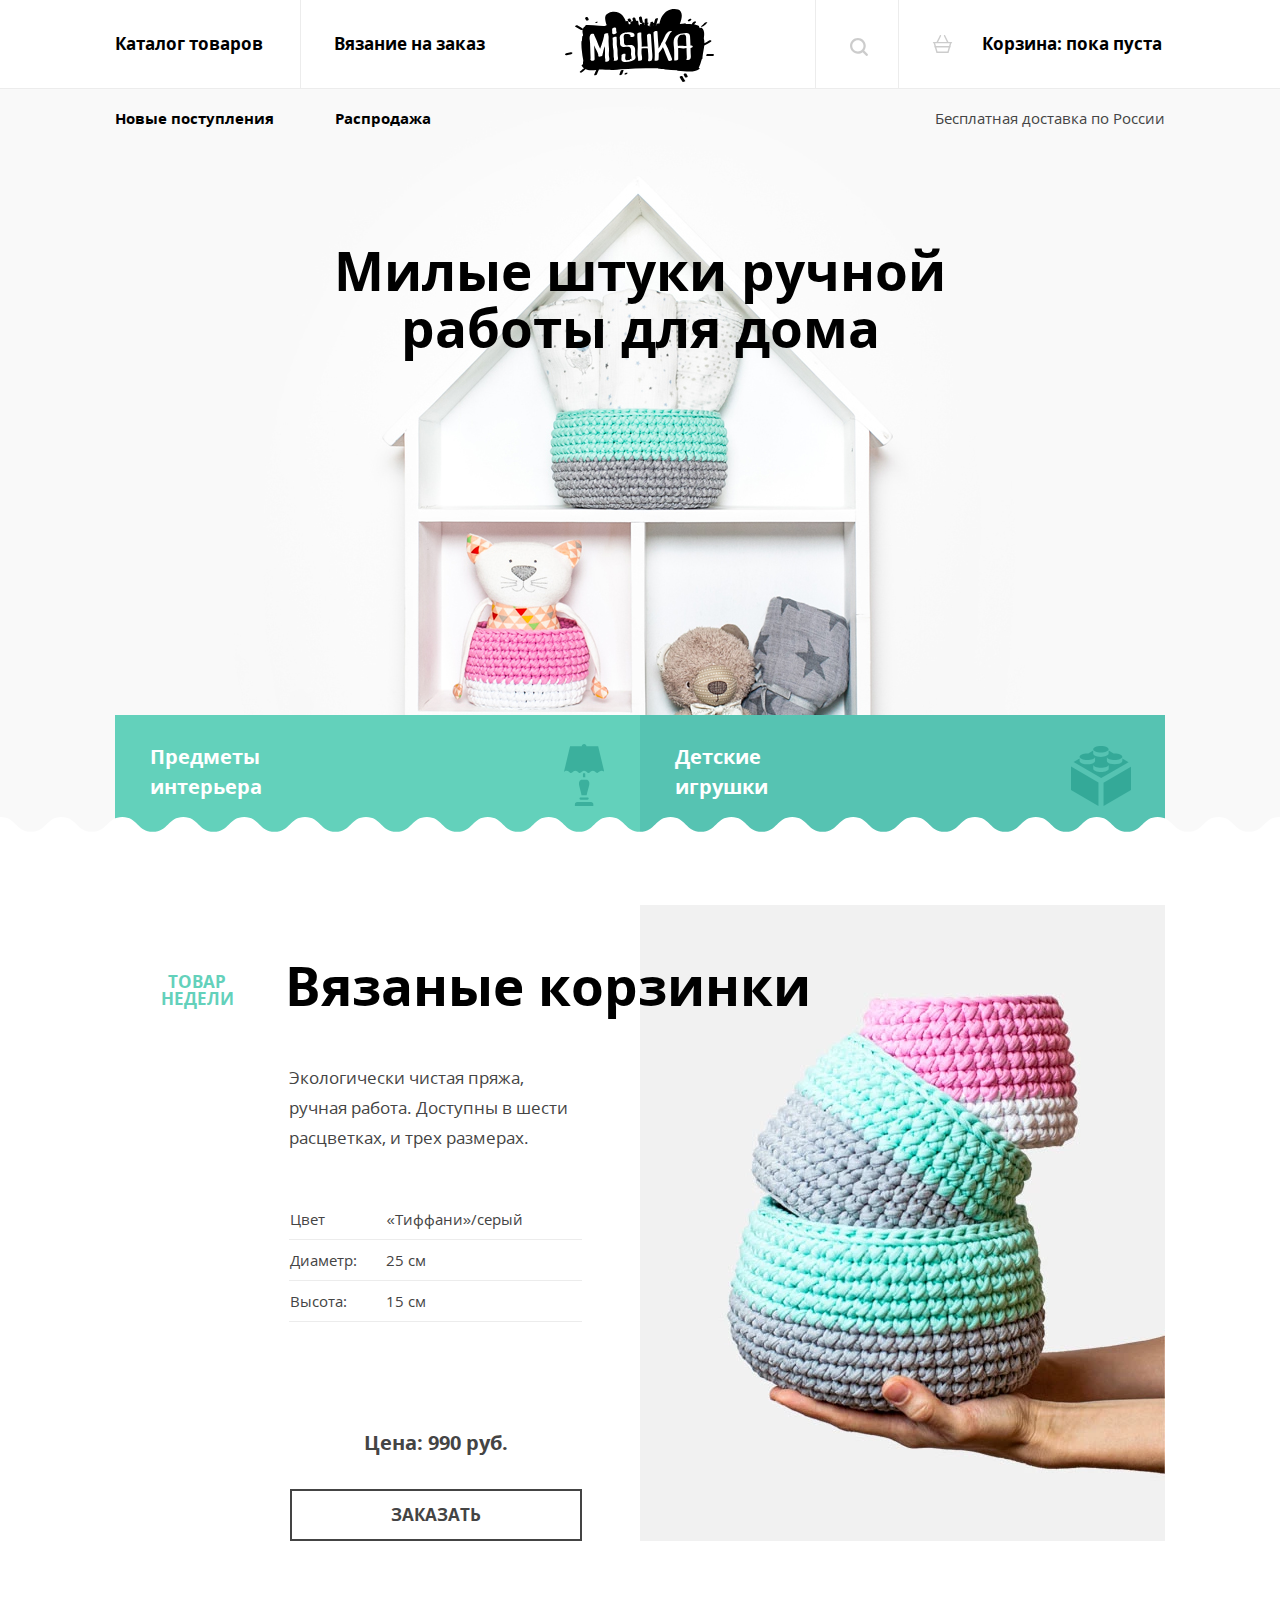
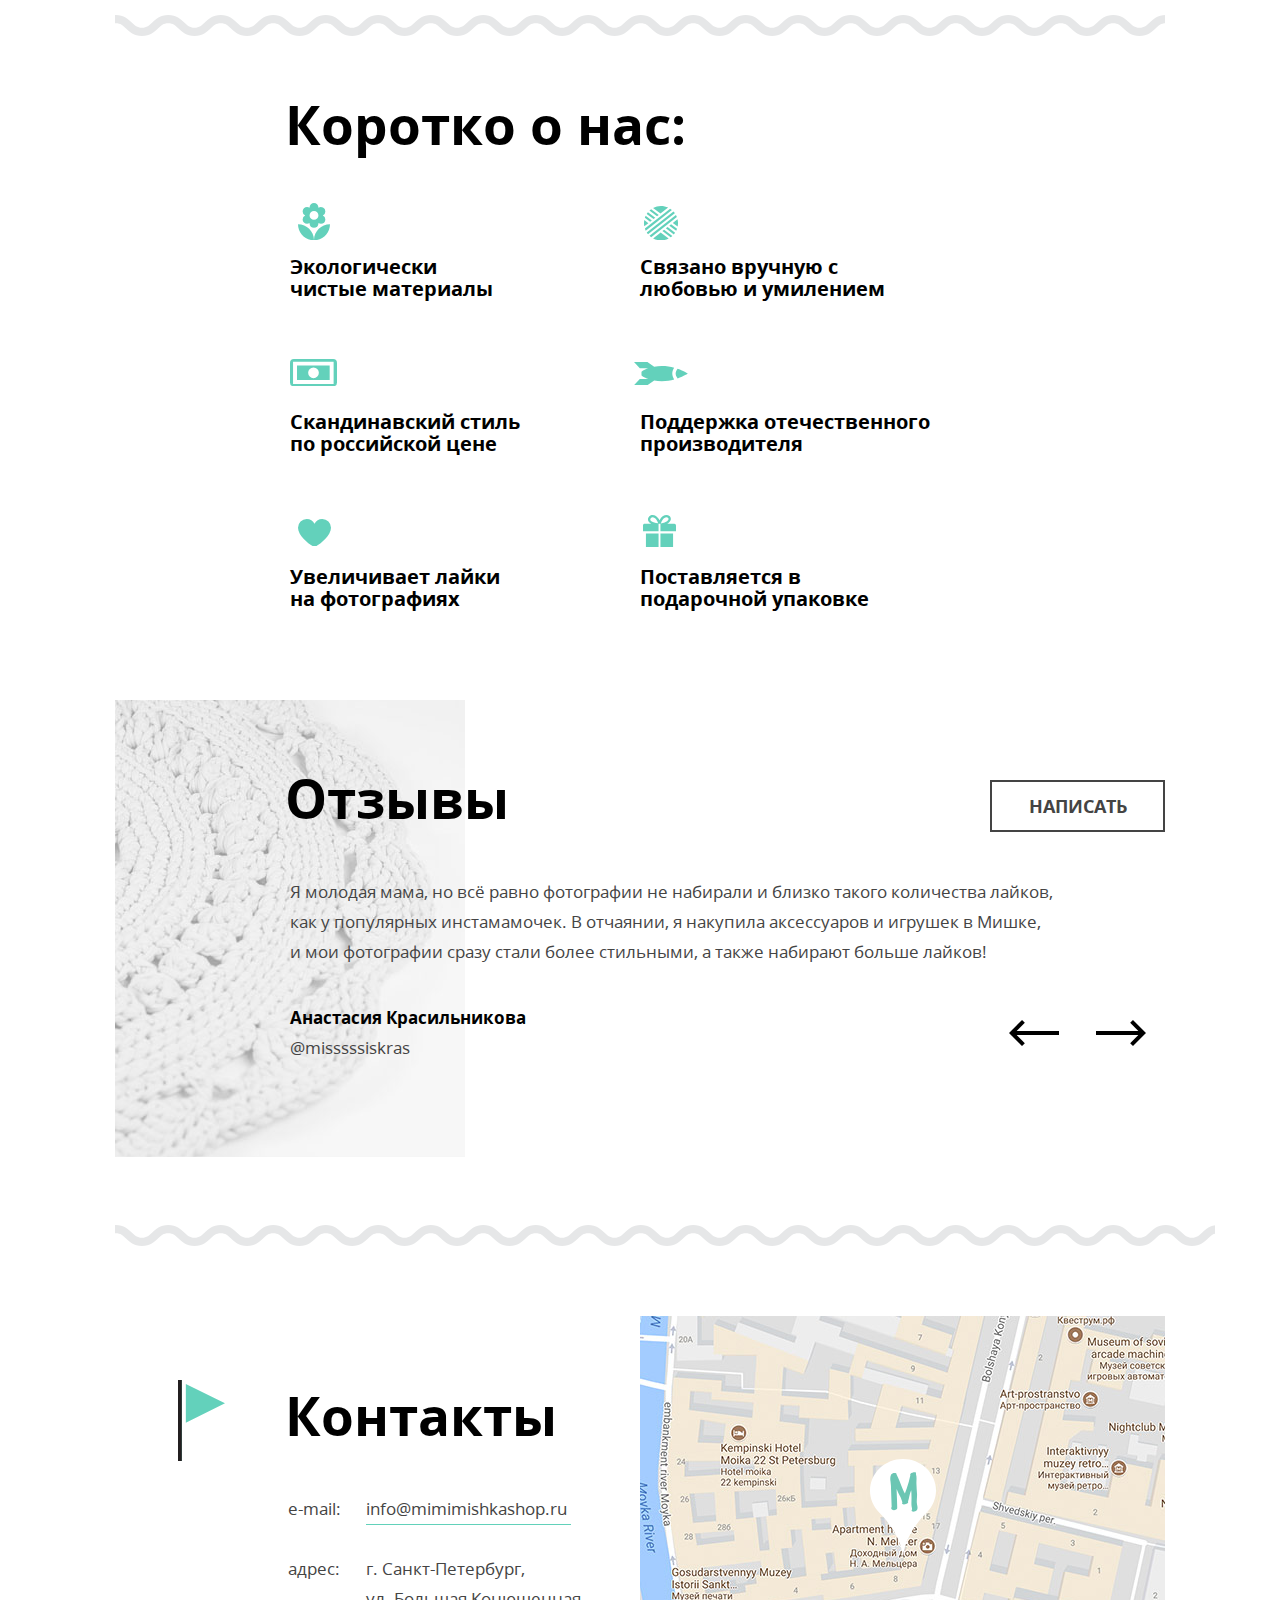
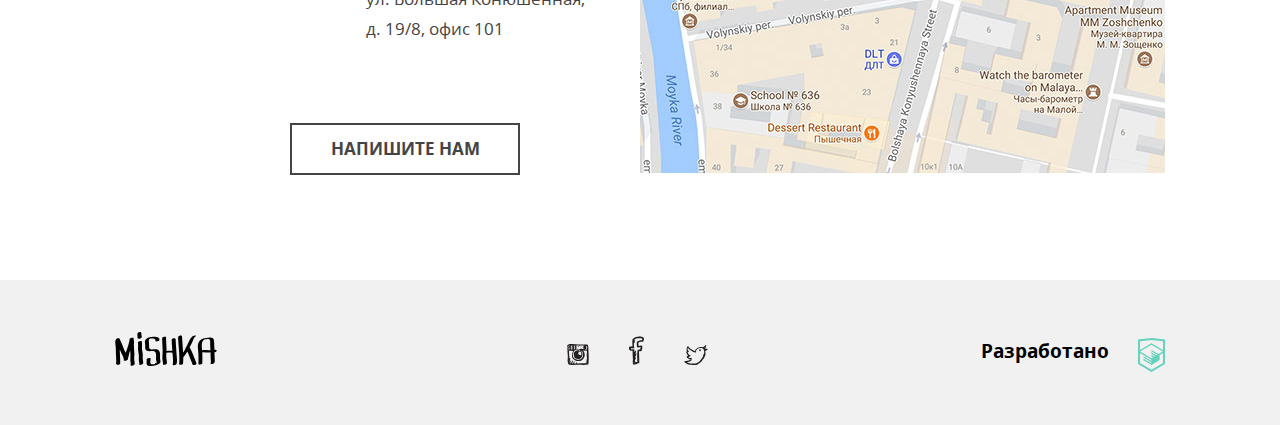
<file: index.html>
<!DOCTYPE html>
<html lang="ru">
  <head>
    <meta charset="utf-8">
    <title>HTML Academy: Мишка</title>
    <link rel="stylesheet" href="css/style.min.css">
    <link rel="preload" href="fonts/opensans.woff2" as="font">
    <link rel="preload" href="fonts/opensansbold.woff2" as="font">
    <meta name="viewport" content="width=device-width, initial-scale=1">
  </head>
  <body>
    <div class="visually-hidden">
      <svg xmlns="http://www.w3.org/2000/svg" xmlns:xlink="http://www.w3.org/1999/xlink"><symbol id="icon-cart" viewbox="264.205 370.961 20.294 18.849">
  <path d="M283.75,378.19h-3.151l-3.407-6.814c-0.185-0.37-0.634-0.52-1.006-0.335 c-0.371,0.186-0.521,0.636-0.335,1.006l3.071,6.143h-9.138l3.072-6.143c0.185-0.371,0.035-0.821-0.335-1.006 c-0.37-0.185-0.821-0.035-1.006,0.335l-3.407,6.814h-3.151c-0.414,0-0.75,0.336-0.75,0.75s0.336,0.75,0.75,0.75h0.157l0.855,2.991 c-0.187,0.137-0.316,0.347-0.316,0.595c0,0.396,0.309,0.71,0.697,0.739l1.656,5.795h12.697l1.656-5.795 c0.388-0.028,0.698-0.344,0.698-0.739c0-0.249-0.129-0.459-0.316-0.596l0.854-2.991h0.157c0.414,0,0.75-0.336,0.75-0.75 S284.164,378.19,283.75,378.19z M279.569,388.311h-10.433l-1.224-4.284h12.881L279.569,388.311z M281.222,382.526h-13.739 l-0.81-2.836h15.359L281.222,382.526z"></path>
</symbol><symbol id="icon-fb" viewbox="56.519 49.996 14.962 27.718">
  <g id="facebook">
    <g>
      <path d="M68.181,55.188c1.026,0.029,1.993,0,2.681-0.3c0.391-0.818,0.556-1.854,0.619-2.989 c-0.19-0.015-0.062-0.337-0.207-0.399c-0.029-0.202-0.278-0.195-0.309-0.398c-0.277-0.165-0.457-0.422-0.723-0.598 c-0.727-0.162-1.44-0.335-2.164-0.499c-0.849,0.044-1.895-0.103-2.58,0.1c-2.619-0.04-3.997,1.12-5.259,2.392 c-0.023,0.078-0.003,0.197-0.105,0.199c-0.574,1.587-0.125,3.621-0.204,5.581c0.099,0.436,0.107,0.958,0.204,1.395 c-0.998,0.296-2.212,0.387-3.402,0.499c-0.317,0.324-0.178,1.089-0.206,1.693c0.085,0.583,0.278,1.06,0.413,1.595 c0.211,0.193,0.596,0.396,0.825,0.498c0.065,0.029,0.071,0.082,0.103,0.1c0.506,0.268,1.451,0.008,2.268,0.1 c-0.136,1.978,0.256,3.915,0,5.68c0.007,0.327,0.295,0.382,0.208,0.798c-0.001,0.963-0.067,1.99,0.208,2.69 c-0.287,0.455-0.497,0.982-0.415,1.794c0.122,0.016,0.114,0.157,0.105,0.299c-0.075,0.47,0.643,0.175,0.515,0.698 c0.162,0.456-0.428,0.184-0.413,0.498v0.896c0.53,0.285,1.462,0.182,2.268,0.199c0.908-0.419,2.188-0.479,2.785-1.196 c0.459,0.235,0.916-0.014,1.238-0.199c-0.018-0.315,0.273-0.333,0.205-0.698c-0.004-0.328-0.173-0.496-0.103-0.896V71.83 c-0.206-2.293-0.048-4.938-0.309-7.176c0.888-0.105,1.917-0.075,2.578-0.398c0.357-0.451,0.377-1.23,0.516-1.895 c0.177-0.226,0.221-0.583,0.206-0.996c0.19-0.213,0.068-0.729,0.104-1.096c-0.141-0.595-0.168-1.3-0.825-1.39 c-0.884-0.235-2.043,0.595-2.991,0.299c0.049-1.134-0.293-2.342,0-3.388C66.761,55.609,67.461,55.39,68.181,55.188z M64.363,59.971c0.117,0.254,0.254,0.486,0.414,0.698c0.079,0.022,0.203,0.003,0.205,0.101c1.192,0.056,2.199-0.069,3.096-0.299 c0,0.998-0.271,1.733-0.518,2.492c-0.662,0.045-1.467,0.3-1.958,0.198c-0.276,0.165-0.372,0.506-0.62,0.698 c-0.049,0.441,0.142,0.495,0,0.797c-0.201,0.137-0.055,0.611-0.205,0.796v1.496c0.085,0.281-0.146,0.258-0.104,0.497v3.488 c-0.085,0.281,0.146,0.258,0.104,0.498v2.989c0.063,0.271-0.132,0.791,0.103,0.896c-0.07,0.364-0.412-0.021-0.824,0.1 c-0.528,0.122-0.926,0.369-1.548,0.4c0.117-0.353,0.32-0.622,0.311-1.097c0.049-0.381-0.365-0.312-0.516-0.49 c0.193-0.644,0.562-1.117,0.722-1.793c0.197-0.515,0.714-1.298,0.31-1.794c-0.522-0.105-0.521,0.293-0.826,0.398 c-0.022,0.077-0.002,0.196-0.103,0.199c-0.023,0.077-0.003,0.196-0.103,0.199c0.01,0.12-0.151,0.062,0,0 c0.022-0.078,0.002-0.197,0.103-0.199c0.023-0.077,0.002-0.197,0.103-0.199v-0.299c0.368-0.575,0.67-1.214,0.826-1.993 c0.191-0.28,0.283-0.656,0.412-0.997c0.156-0.262,0.34-0.869,0.104-1.195c-0.517,0.033-0.796,0.295-0.93,0.697 c-0.32-0.189,0.161-0.434,0.104-0.697c0.138-0.231,0.169-0.566,0.309-0.797c0.202-0.413,0.564-1.304,0-1.596 c-0.438-0.023-0.612,0.207-0.723,0.498c-0.214,0.191-0.43,0.383-0.516,0.698c-0.373-0.07-0.143-0.727-0.206-1.097 c-0.067-0.52,0.122-0.899,0-1.195c-0.56-0.799-2.026-0.105-3.197-0.299c-0.108-0.307-0.222-0.984-0.104-1.195 c1.045-0.088,2.479,0.201,3.197-0.199c0.024-0.078,0.003-0.197,0.104-0.199c0.094-0.723-0.271-1-0.515-1.396 c0.232-0.806,0.04-2.02,0.104-2.989c0.233-0.141,0.328-0.414,0.515-0.598c0.112-0.955,0.673-1.476,0.722-2.49 c-0.273,0.001-0.607-0.055-0.619,0.199c-0.302-0.114-0.382,0.479-0.515,0.199c-0.112-0.541,0.246-0.626,0.309-0.997 c0.599-0.418,1.212-0.82,1.856-1.195c1.741-0.244,4.648-0.449,6.086,0.198c0.051,0.616-0.287,0.854-0.207,1.496h-1.546 c-1.092,0.24-1.987,0.672-2.991,0.997c-0.24,0.066-0.276,0.331-0.516,0.398c-0.036,0.396-0.225,0.646-0.311,0.996 C64.182,57.424,64.394,58.582,64.363,59.971z"></path>
    </g>
  </g>
</symbol><symbol id="icon-insta" viewbox="53.115 53.19 21.769 21.334">
  <g id="instagram">
    <g>
      <path d="M74.881,65.336c-0.013-2.395-0.344-4.788-0.303-7.135c-0.023-0.788-0.086-1.535-0.152-2.278 c-0.105-0.3-0.111-0.699-0.152-1.062c-0.26-0.17-0.222-0.64-0.456-0.835c-0.423-0.233-1.201-0.114-1.744-0.22 c-0.657-0.026-1.254-0.115-1.899-0.153c-1.936-0.101-3.973-0.076-5.996-0.076c-2.001,0-3.954-0.145-5.695-0.379h-2.202 c-0.097,0.004-0.105,0.098-0.227,0.076c-0.599,0.034-1.077,0.188-1.595,0.303c-0.21,0.119-0.421,0.235-0.683,0.304 c-0.136,0.192-0.513,0.145-0.607,0.379c-0.186,0.212,0.185,0.451,0,0.607v0.911c0.173,0.13,0.027,0.58,0.075,0.835v0.987 c-0.017,1.281,0.134,2.397,0.076,3.72c0.467,2.762,0.374,6.537,0.076,9.413c0.155,0.579,0.363,1.105,0.455,1.746 c0.256,0.479,0.335,1.133,0.683,1.52c0.502,0.206,1.233,0.186,1.898,0.229c0.383,0.098,0.667,0.293,1.14,0.30 c2.843-0.21,5.496-0.154,8.427-0.229c2.704,0.24,5.802,0.188,8.275-0.228c0.195-0.134,0.128-0.529,0.228-0.76 c-0.056-0.385,0.207-0.449,0.228-0.759C74.862,70.157,74.895,67.763,74.881,65.336z M61.899,59.111 c0.757-0.153,1.48-0.341,2.429-0.304c0.71,0.076,1.287,0.283,1.897,0.456c0.116,0.184-0.243,0.547,0.153,0.684v0.076 c0.059,0.017,0.149,0.002,0.151,0.076c0.445,0.035,0.794,0.167,1.063,0.379c0.45,0.055,0.536,0.476,1.138,0.3 c-0.091,0.213-0.084,0.524-0.075,0.835c0.324,1.183,0.475,2.81,0.303,4.252c-0.164,0.163-0.215,0.442-0.303,0.683 c-0.311,0.322-0.481,0.785-0.836,1.062c-0.095,0.236-0.25,0.408-0.454,0.533c-0.116,0.213-0.206,0.452-0.457,0.53 c-0.298,0.163-0.577,0.011-0.834-0.076c-0.446,0.162-0.904,0.312-1.215,0.607c-0.816-0.096-1.648-0.175-2.43-0.304 c-0.242-0.139-0.487-0.273-0.835-0.305c-0.227-0.204-0.496-0.364-0.836-0.455c-0.101-0.127-0.337-0.118-0.455-0.229 c-0.198-0.029-0.229-0.227-0.456-0.229c-0.118-0.412-0.443-0.618-0.532-1.062c-0.226-0.331-0.308-0.805-0.455-1.215 c-0.043-1.434,0.091-2.692,0.379-3.796c0.346-0.591,0.779-1.094,1.138-1.67c0.249,0.021,0.365-0.09,0.38-0.304 c0.306,0.053,0.434-0.072,0.684-0.075C61.698,59.568,61.71,59.251,61.899,59.111z M60.229,56.378 c-0.117-0.263-0.066-0.691-0.075-1.062c-0.007-0.285,0.278-0.279,0.304-0.532c-0.003-0.074-0.093-0.059-0.152-0.076 c0.126-0.146,0.701-0.097,0.834,0c0.132,0.537-0.354,0.455-0.531,0.684c0.011,0.167,0.322,0.032,0.456,0.076 c0.029,0.854-0.059,1.496,0,2.202h-0.456c-0.007,0.234,0.229,0.226,0.456,0.228c-0.059,0.286,0.092,0.363,0.075,0.607 c-0.226,0.153-0.716,0.042-1.062,0.075C59.975,57.986,60.313,57.205,60.229,56.378z M59.546,54.784 c0.088-0.013,0.134,0.016,0.151,0.076c0.179,0.253,0.01,0.683-0.076,0.911C59.448,55.592,59.595,55.089,59.546,54.784z M59.698,56.606c-0.132-0.069-0.168-0.237-0.152-0.456C59.678,56.221,59.713,56.388,59.698,56.606z M59.698,57.973 c-0.058,0.139-0.082-0.045-0.076-0.152C59.68,57.682,59.703,57.866,59.698,57.973z M59.546,58.201 c0.175-0.024,0.084,0.219,0.228,0.227c-0.009,0.193-0.283,0.179-0.38,0.077C59.433,58.393,59.507,58.312,59.546,58.201z M57.192,56.985c0.006-0.108,0.013-0.214-0.076-0.228c-0.073-0.733,0.13-1.415,0-1.973c0.25-0.155,0.769-0.042,1.139-0.077v1.139 c-0.088,0.064-0.203,0.101-0.379,0.077c-0.054,0.28,0.324,0.131,0.379,0.304c0.008,0.853-0.056,1.777,0.152,2.429 c-0.565-0.059-0.906,0.107-1.442,0.076c0.097-0.612-0.019-1.435,0.531-1.594C57.484,56.997,57.239,57.091,57.192,56.985z M56.661,56.985c-0.204,0.021-0.217-0.534-0.077-0.607C56.912,56.384,56.833,56.879,56.661,56.985z M56.509,57.973 c0.077-0.312,0.034-0.304,0.075-0.683C56.812,57.303,56.844,58.06,56.509,57.973z M56.737,55.923 c-0.263,0.054-0.273-0.266-0.153-0.38C56.847,55.49,56.856,55.81,56.737,55.923z M56.737,54.784 c0.033,0.159-0.052,0.201-0.076,0.304c-0.176,0.023-0.084-0.219-0.229-0.229C56.457,54.757,56.623,54.797,56.737,54.784z M56.509,58.505c0.148-0.031,0.11,0.345-0.076,0.227C56.473,58.67,56.512,58.608,56.509,58.505z M55.825,54.784 c0.029,0.259-0.438,0.32-0.379,0H55.825z M54.838,54.86c-0.034,0.219-0.326,0.179-0.379,0.379 C54.245,55.069,54.543,54.771,54.838,54.86z M54.383,55.619c0.226-0.205,0.451-0.41,0.684-0.607 c-0.021-0.123,0.071-0.131,0.076-0.228h0.229c0.102,0.381-0.261,0.296-0.305,0.531c0.021,0.122-0.072,0.131-0.075,0.227 c0.02,0.335,0.121,0.588,0.075,0.988c-0.27,0.008-0.276,0.28-0.607,0.227C54.482,56.329,54.325,56.083,54.383,55.619z M54.459,58.884V57.29c0.195-0.185,0.396-0.364,0.607-0.532c0.295,0.489,0.179,1.392,0.455,1.897 C55.246,58.812,54.771,58.766,54.459,58.884z M72.68,69.968c-0.109,0.954-0.158,1.968-0.379,2.809 c-2.89,0.123-6.02,0.005-8.883,0.153c-0.199,0.045-0.273-0.031-0.229-0.229c-0.253,0-0.258,0.247-0.531,0.229 c0.201-0.336,0.438-0.898,0.151-1.291c-0.797,0.013-0.797,0.821-1.138,1.291c-0.686-0.053-1.137,0.127-1.823,0.075 c0.18-0.705,0.75-1.021,0.911-1.745c-0.395-0.55-0.989,0.138-1.214,0.455c-0.204,0.48-0.557,0.81-0.76,1.29H57.8 c0.238-0.469,0.489-0.926,0.759-1.366c0.171-0.512,0.625-0.741,0.683-1.367c-0.157-0.28-0.42-0.029-0.683,0 c-0.123,0.182-0.272,0.335-0.38,0.531c-0.232,0.376-0.501,0.714-0.684,1.14c-0.181,0.208-0.335,0.003-0.53,0.227 c-0.389,0.271-0.581,0.736-0.988,0.987c-0.174-0.06,0.039-0.356,0.153-0.38c0.045-0.181-0.096-0.55,0.075-0.607 c0.063-0.366,0.212-0.647,0.379-0.91c0.119-0.742,0.521-1.199,0.684-1.898c-0.559,0.099-0.674,0.643-0.988,0.987 c-0.212,0.445-0.542,0.772-0.683,1.291c-0.174-0.131-0.028-0.58-0.076-0.836c0.122-0.586,0.298-1.119,0.38-1.746 c0.133-0.22,0.173-0.535,0.228-0.834c0.168-0.209,0.046-0.61-0.077-0.761c-0.226,0.027-0.374,0.133-0.455,0.304 c-0.192-0.032-0.193,0.506-0.304,0.304c-0.045-2.587-0.451-4.812-0.456-7.438c0.026-0.331-0.183-0.424-0.228-0.685 c1.629,0.028,3.121,0.091,4.783,0.229c-0.089,0.139-0.199,0.257-0.304,0.379c-0.144,0.07-0.226,0.173-0.378,0.304 c-0.604,1.653-0.975,3.984-0.607,6.15c0.229,0.58,0.589,1.029,0.986,1.441c0.907,0.485,1.635,1.149,2.506,1.671 c1.701,0.361,3.84,0.369,5.541,0c0.236-0.12,0.484-0.226,0.685-0.38c1.364-1.242,2.753-2.459,2.961-4.859v-1.367 c-0.197-1.598-0.688-2.905-1.747-3.644c0.331-0.22,1.099,0.043,1.67,0.076c0.223,0.013,0.447,0.014,0.684,0 c0.408-0.024,0.928-0.055,1.443,0c0.144,0.187,0.113,0.544,0.228,0.76c-0.062,1.684-0.192,3.3-0.152,5.087 c0.103,0.454,0.127,0.986,0.229,1.441C73.046,68.209,72.9,69.126,72.68,69.968z M73.059,58.808 c-0.639-0.12-1.232-0.284-1.897-0.379c0.072-0.333,0.799-0.01,0.987-0.228c0.385-0.223,0.295-0.92,0.304-1.51 c0.032-0.348,0.114-0.644,0.076-1.063c-0.401-0.951-1.783-0.421-2.886-0.455c-0.225,0.718-0.47,1.8-0.304,2.657 c0.169,0.49,1.024,0.292,1.519,0.456c-0.14,0.332-0.688,0.057-0.987,0.076c-0.296-0.083-0.707-0.052-0.986-0.151 c-2.285,0.078-4.284,0.004-6.529,0.151c0.117-1.248,0.063-2.465-0.076-3.645h3.112c-0.344,0.364-0.912,0.507-1.29,0.835 c-0.44,0.244-0.861,0.505-1.139,0.911c0.249,0.134,0.535-0.245,0.759-0.379c0.355-0.074,0.479-0.381,0.835-0.455 c0.423-0.438,1.096-0.625,1.67-0.912c0.378-0.022,0.697,0.013,0.987,0.077c1.283,0.007,2.456,0.126,3.796,0.076 c0.614,0.145,1.45,0.069,1.974,0.304c0.107,0.298,0.231,0.579,0.305,0.911C73.297,57.071,73.14,57.901,73.059,58.808z M67.214,55.088C67.324,55.041,67.205,54.996,67.214,55.088L67.214,55.088z M67.214,55.088c-0.529,0.154-1.019,0.348-1.367,0.682 C66.331,55.572,66.906,55.464,67.214,55.088z M68.276,55.695C68.387,55.648,68.269,55.604,68.276,55.695L68.276,55.695z M66.53,56.606c0.727-0.158,1.181-0.591,1.746-0.911c-0.437,0.019-0.592,0.32-0.987,0.379 C67.074,56.291,66.689,56.334,66.53,56.606z M65.847,55.771C65.736,55.818,65.854,55.863,65.847,55.771L65.847,55.771z M65.164,56.378C65.274,56.332,65.156,56.286,65.164,56.378L65.164,56.378z M65.089,56.454c0.063,0.014,0.07-0.03,0.075-0.076 C65.1,56.364,65.092,56.408,65.089,56.454z M65.012,56.53c0.064,0.014,0.072-0.03,0.077-0.076 C65.022,56.441,65.017,56.483,65.012,56.53z M64.178,57.138c0.346-0.134,0.613-0.348,0.834-0.607 C64.664,56.664,64.397,56.878,64.178,57.138z M66.454,58.125c0.533-0.049,0.749-0.416,1.215-0.531 c0.284-0.298,0.784-0.381,0.987-0.76c-0.56,0.023-0.766,0.399-1.216,0.531C67.156,57.662,66.689,57.778,66.454,58.125z M64.178,57.138C63.861,57.064,64.162,57.365,64.178,57.138L64.178,57.138z M63.645,57.517c0.021,0.021,0.115-0.037,0.076-0.077 C63.7,57.42,63.605,57.478,63.645,57.517z M66.454,58.125C66.344,58.172,66.461,58.216,66.454,58.125L66.454,58.125z M65.314,59.946c-0.223-0.231-0.676-0.233-0.986-0.379c-0.697-0.038-1.223,0.093-1.746,0.229c-0.304,0.151-0.607,0.304-0.91,0.454 c-0.266,0.166-0.444,0.417-0.76,0.532c-0.205,0.225-0.352,0.51-0.684,0.607c-0.004,0.223-0.173,0.281-0.304,0.379 c-0.089,0.115-0.094,0.312-0.227,0.381c-0.007,0.12,0.036,0.29-0.076,0.303c0.108,1.512,0.291,2.948,0.683,4.177 c0.287,0.623,0.975,0.846,1.442,1.29c0.589,0.297,1.328,0.444,2.126,0.531c0.277-0.052,0.553-0.105,0.911-0.076 c1.209-0.209,2.098-0.736,2.81-1.441c0.1-0.281,0.252-0.508,0.455-0.684c-0.254-0.671,0.293-1.098,0.455-1.59 c0.002-1.344-0.201-2.48-0.607-3.415c-0.256-0.579-0.92-0.751-1.366-1.139c-0.059-0.018-0.15-0.003-0.151-0.077 C66.11,59.892,65.646,59.789,65.314,59.946z M61.899,64.273c-0.113-0.063-0.109-0.244-0.152-0.379 C62.003,63.816,61.865,64.131,61.899,64.273z M61.975,64.578c0.041-0.117,0.079-0.006,0.076,0.075 C62.011,64.771,61.972,64.658,61.975,64.578z M62.431,62.527c0.015-0.086,0.075-0.042,0.075,0 C62.492,62.614,62.431,62.57,62.431,62.527z M64.101,60.402c-0.203,0.258,0.041,0.576,0.077,0.836 C63.873,61.199,63.604,60.351,64.101,60.402z M64.48,64.35c-0.04-0.038,0.055-0.097,0.076-0.076 C64.596,64.312,64.502,64.371,64.48,64.35z M65.239,67.234c0.034-0.109,0.066,0.008,0.152,0 C65.373,67.331,65.241,67.311,65.239,67.234z M67.44,64.653c-0.233-0.057-0.145,0.208-0.379,0.152 c0.069-0.159,0.118-0.338,0.229-0.455C67.424,64.369,67.462,64.48,67.44,64.653z M66.303,60.857 c0.211,0.119,0.441,0.217,0.606,0.381c0.085,0.219,0.243,0.363,0.38,0.529c0.058,0.778,0.179,1.492,0.151,2.354 c-0.257,0.099-0.438,0.271-0.683,0.381c-0.78-0.006-1.358-0.212-1.897-0.456c-0.171-0.259-0.355-0.505-0.532-0.759v-1.062 c0.17-0.185,0.319-0.391,0.456-0.607c0.228-0.127,0.508-0.201,0.454-0.607c-0.038-0.062-0.078-0.124-0.075-0.229 c0.158,0.045,0.245,0.159,0.379,0.229C65.865,61.028,65.952,60.811,66.303,60.857z"></path>
      </g>
    </g>
  </symbol><symbol id="icon-mail" viewbox="0 0 32 21">
  <path id="mail" d="M28,5H4C1.791,5,0,6.792,0,9v13c0,2.209,1.791,4,4,4h24c2.209,0,4-1.791,4-4V9 C32,6.792,30.209,5,28,5z M2,10.25l6.999,5.25L2,20.75V10.25z M30,22c0,1.104-0.898,2-2,2H4c-1.103,0-2-0.896-2-2l7.832-5.875 l4.368,3.277c0.533,0.397,1.166,0.6,1.8,0.6c0.633,0,1.266-0.201,1.799-0.6l4.369-3.277L30,22L30,22z M30,20.75l-7-5.25l7-5.25 V20.75z M17.199,18.602c-0.35,0.263-0.763,0.4-1.199,0.4s-0.851-0.139-1.2-0.4L10.665,15.5l-0.833-0.625L2,9.001V9 c0-1.103,0.897-2,2-2h24c1.102,0,2,0.897,2,2L17.199,18.602z"></path>
</symbol><symbol id="icon-phone" viewbox="0 0 24.829 24.333">
  <g>
    <g id="UrwUhy_2_">
      <g>
        <path d="M17.321,24.333c-0.371,0-0.744,0-1.115,0c-4.904-0.58-8.497-2.857-11.11-5.772C2.473,15.637,0.402,11.875,0,6.817 c0-0.453,0-0.906,0-1.358c0.091-0.921,0.544-1.55,1.067-2.086c0.65-0.666,1.63-1.522,2.522-1.553 c0.659-0.022,1.78,0.451,2.232,1.066c0.388,0.53,0.595,1.59,0.775,2.378c0.185,0.797,0.6,1.95,0.485,2.717 C6.905,9.177,5.317,9.684,4.85,10.553c1.551,3.721,4.089,6.456,7.472,8.345c0.847-0.465,1.595-1.864,2.767-1.892 c0.428-0.012,0.972,0.209,1.406,0.34c0.477,0.143,0.891,0.326,1.311,0.484c0.705,0.266,1.957,0.621,2.378,1.213 c0.433,0.61,0.681,1.608,0.581,2.231C20.571,22.508,18.538,23.877,17.321,24.333z"></path>
      </g>
    </g>
    <path d="M12.529,1.528c5.949,0,10.771,4.822,10.771,10.771h1.529C24.829,5.507,19.323,0,12.529,0V1.528z"></path>
    <path d="M12.529,9.327v1.552c0.785,0,1.421,0.636,1.421,1.42h1.553C15.502,10.657,14.172,9.327,12.529,9.327z"></path>
    <path d="M12.529,6.246c3.345,0,6.056,2.71,6.056,6.054h1.588c0-4.22-3.422-7.641-7.644-7.641V6.246z"></path>
  </g>
</symbol><symbol id="icon-search" viewbox="-0.8 -0.8 17.6 17.6">
  <path d="M16.47,14.93l-3.415-3.415C14.02,10.226,14.6,8.634,14.6,6.899c0-4.253-3.447-7.699-7.7-7.699 S-0.8,2.646-0.8,6.899s3.446,7.7,7.699,7.7c1.734,0,3.326-0.58,4.613-1.546l3.417,3.416c0.203,0.202,0.418,0.33,0.771,0.33 c0.607,0,1.1-0.492,1.1-1.1C16.8,15.459,16.739,15.2,16.47,14.93z M1.399,6.899c0-3.038,2.462-5.5,5.5-5.5s5.5,2.462,5.5,5.5 s-2.462,5.5-5.5,5.5S1.399,9.938,1.399,6.899z"></path>
</symbol><symbol id="icon-twitter" viewbox="52.253 53.771 23.494 20.168">
  <g id="twitter">
    <g>
      <path d="M75.706,57.855c-0.227-0.366-0.909-0.277-1.407-0.371h-1.112c0.142-0.353,0.343-0.646,0.52-0.963 c0.056-0.438,0.254-0.734,0.223-1.26c0.129-0.167,0.176-0.417,0.296-0.593c0.104-0.144,0.242-0.477,0.074-0.667 c-0.051-0.221-0.295-0.249-0.593-0.222c-0.088,0.036-0.169,0.079-0.222,0.148c-0.448,0.433-0.778,1.014-1.261,1.408 c-0.009,0.008-0.062,0-0.074,0c-0.087,0.005-0.033,0.046-0.075,0.074c-0.146,0.098-0.257,0.152-0.369,0.223 c-0.284,0.176-0.547,0.445-0.891,0.519c-0.529-0.211-1.156-0.326-1.852-0.37c-1.157,0.102-2.303,0.215-3.038,0.741 c-0.911,0.35-1.477,1.042-2.149,1.63c-0.049,0.32-0.342,0.398-0.37,0.741c-0.005,0.045-0.012,0.088-0.073,0.074 c0.043,0.241-0.051,0.345-0.074,0.519c-0.001,0.133,0.199,0.431,0,0.52c-0.822-0.12-1.485-0.63-2.149-0.964 c-0.718-0.36-1.468-0.604-2.074-1.111c-0.716-0.322-1.26-0.816-1.778-1.334c-0.208-0.312-0.542-0.496-0.667-0.89 c-0.379-0.164-0.175-0.912-0.741-0.889c-0.315-0.043-0.345,0.199-0.444,0.37c-0.07,0.227-0.361,0.232-0.371,0.519 c-0.004,0.046-0.011,0.088-0.074,0.075c-0.17,1.089-0.527,1.992-0.519,3.26c0.129,0.415,0.35,0.738,0.593,1.038 c-0.418,0.051-0.716,0.222-0.89,0.519c-0.06,1.073,0.378,1.647,0.742,2.297c0.134,0.384,0.352,0.685,0.593,0.963 c0.017,0.229,0.206,0.288,0.296,0.445c0.019,0.105,0.123,0.125,0.149,0.223c-0.04,0.105,0.289,0.18,0.073,0.221 c-0.413,0.131-1.016,0.07-1.259,0.371c-0.109,0.279-0.109,0.833,0,1.111c0.034,0.237,0.282,0.262,0.296,0.519 c0.499,0.417,1.082,0.747,1.631,1.112c0.574,0.166,1.211,0.271,1.852,0.37c-0.102,0.343-0.338,0.551-0.593,0.741 c-0.78,0.381-1.849,0.474-2.742,0.74c-0.555,0.038-0.956,0.23-1.556,0.223c-0.333,0.127-0.854,0.075-1.112,0.223 c-0.122,0.068-0.102,0.096-0.222,0.221c-0.134,0.412,0.111,0.74,0.444,0.89c-0.005,0.253,0.219,0.276,0.371,0.371 c0.089,0.183,0.254,0.29,0.445,0.37c0.544,0.468,1.268,0.759,1.927,1.112c0.83,0.183,1.648,0.376,2.52,0.519 c0.896,0.116,1.901,0.124,2.816,0.222h0.963c0.511,0.132,1.23,0.054,1.853,0.074c0.095-0.102,0.322-0.073,0.519-0.074 c0.522-0.269,1.196-0.385,1.631-0.74c0.574-0.241,0.989-0.642,1.557-0.89c0.866-0.765,1.937-1.324,2.519-2.37 c0.205-0.189,0.351-0.438,0.445-0.74c0.265-0.156,0.385-0.454,0.593-0.667c0.404-0.41,0.706-0.924,1.037-1.40 c0.319-0.496,0.576-1.054,0.89-1.556c-0.01-0.405,0.306-0.484,0.296-0.89c0.193-0.226,0.177-0.662,0.371-0.88 c-0.033-0.255,0.029-0.415,0.074-0.594c0.047-1.281-0.047-2.422-0.297-3.407c0.588-0.155,1.181-0.302,1.631-0.593 C75.418,58.93,75.891,58.533,75.706,57.855z M72.298,61.931c-0.153,0.859-0.615,1.41-1.038,2.001 c0.059,0.379-0.104,0.538-0.073,0.889c-0.158,0.312-0.287,0.652-0.371,1.037c-0.203,0.267-0.332,0.606-0.519,0.89 c-0.366,0.548-0.777,1.051-1.186,1.557c-0.378,0.56-0.912,0.965-1.334,1.481c-0.42,0.493-0.942,0.885-1.407,1.334 c-0.474,0.17-0.89,0.396-1.26,0.667c-0.232,0.09-0.463,0.18-0.667,0.296c-0.177,0.146-0.499,0.145-0.668,0.29 c-1.086,0.147-2.3,0.17-3.555,0.148c-1.031-0.105-2.115-0.159-3.039-0.371c-0.922-0.189-1.511-0.712-2.297-1.037 c0.153-0.242,0.634-0.154,0.963-0.222c0.031-0.166,0.394-0.003,0.444-0.149c0.257,0.06,0.285-0.109,0.52-0.07 c0.563-0.201,1.23-0.302,1.705-0.593c0.282-0.138,0.406-0.434,0.667-0.593c0.033-0.189,0.104-0.341,0.222-0.444 c0.047-0.275,0.201-0.441,0.148-0.815c0.111-0.21,0.299-0.343,0.296-0.667c-0.074-0.147-0.128-0.316-0.296-0.371 c-0.026-0.196-0.377-0.067-0.444-0.222c-0.255,0.032-0.416-0.029-0.593-0.075c-0.154-0.043-0.487,0.092-0.519-0.073 c-0.842-0.023-1.3-0.43-1.853-0.74c0.431-0.262,1.032-0.353,1.333-0.742c0.516-0.076,1.058-0.129,1.112-0.666 c0-0.717-0.771-0.661-1.333-0.815c-0.773-0.66-1.194-1.672-1.779-2.52c0.238-0.157,0.564-0.226,0.741-0.444 c0.454,0.058,0.54-0.251,0.667-0.52c0.019-0.488-0.333-0.605-0.593-0.815c-0.259-0.21-0.475-0.462-0.667-0.74 c-0.003-0.818-0.021-1.652,0.074-2.372c0.063-0.014,0.07,0.029,0.074,0.074c0.227,0.441,0.559,0.775,0.815,1.186 c0.532,0.357,0.925,0.853,1.556,1.112c0.452,0.413,1.108,0.621,1.557,1.038c0.601,0.263,1.158,0.57,1.704,0.889 c0.669,0.194,1.056,0.673,2.001,0.593c0.198-0.098,0.394-0.199,0.593-0.297c0.258-0.456-0.059-1.079,0.147-1.63 c0.255-0.659,0.797-1.031,1.26-1.481c0.29-0.155,0.555-0.335,0.815-0.519c0.347-0.098,0.675-0.216,0.964-0.37 c0.376-0.019,0.713-0.077,1.037-0.148h1.26c0.244,0.052,0.475,0.119,0.74,0.148c0.209,0.137,0.38,0.313,0.666,0.371 c0.789,0.693,1.271,1.696,1.409,3.039C72.175,60.934,72.35,61.323,72.298,61.931z M72.594,56.299 c-0.129,0.34-0.23,0.707-0.593,0.815c-0.017-0.105-0.122-0.125-0.147-0.222c-0.012-0.209,0.209-0.186,0.296-0.296 C72.312,56.511,72.395,56.348,72.594,56.299C72.587,56.209,72.702,56.253,72.594,56.299z M67.11,59.337 c0.163,0.135,0.284,0.31,0.519,0.371c0.101,0.221,0.314,0.327,0.594,0.37c0.047-0.15,0.346-0.049,0.37-0.222 c0.174-0.023,0.166-0.229,0.296-0.297c-0.018-0.55-0.129-1.006-0.37-1.333C67.761,57.803,66.843,58.265,67.11,59.337z"></path>
    </g>
  </g>
</symbol><symbol id="logo-footer" viewbox="0 0 101.615 34.056">
  <g>
    <path d="M19.135,21.495c-0.083-2.683-0.51-5.347-0.475-8.035c0.028-2.174,0.389-4.41-0.36-6.495 c0.047-0.237,0.096-0.473,0.14-0.711c0.193-1.045-3.271-0.492-3.813,0.464c-0.343,0.28-0.519,0.615-0.375,0.957 c0.037,0.086,0.069,0.174,0.102,0.261c-0.656,3.204-1.57,6.306-2.621,9.412c-0.402,1.188-0.888,2.349-1.298,3.533 c-0.582-1.104-1.169-2.194-1.643-3.377C7.418,14.071,6.18,10.602,4.505,7.298C4.695,5.77,1.301,5.93,0.632,7.33 c-0.809,1.694-0.705,3.403-0.438,5.214c0.3,2.042,0.353,4.05,0.377,6.111c0.047,3.976,0.358,7.943,0.417,11.919 c-0.354,0.395-0.461,0.881-0.091,1.375c0.162,0.216,0.361,0.382,0.571,0.549c0.904,0.724,3.5,0.107,3.496-1.271 c-0.014-4.123-0.312-8.238-0.42-12.358c-0.011-0.404-0.018-0.807-0.024-1.21c0.057,0.145,0.114,0.29,0.171,0.434 c0.64,1.604,1.31,3.163,2.185,4.654c0.868,1.478,1.303,3.064,1.803,4.677c-0.189,0.217-0.303,0.462-0.233,0.708 c-0.039,0.18,0.07,0.292,0.251,0.36c0.639,0.548,1.841,0.274,2.509-0.007c0.287-0.121,0.561-0.261,0.826-0.424 c0.345-0.212,0.883-0.679,0.729-1.159c-0.03-0.093-0.058-0.186-0.087-0.279c0.47-1.27,0.709-2.589,0.965-3.93 c0.272-1.428,0.782-2.78,1.295-4.133c0.052,0.619,0.106,1.238,0.156,1.855c0.204,2.554,0.033,5.072,0.007,7.626 c-0.008,0.847,0.054,1.633,0.219,2.461c0.068,0.343,0.367,1.808,0.281,1.887c-0.611,0.564-0.433,1.257,0.385,1.437 c0.915,0.201,2.081-0.105,2.77-0.742c1.198-1.106,0.632-2.845,0.361-4.241C18.661,26.501,19.208,23.879,19.135,21.495z"></path>
    <path d="M27.499,22.17c-0.074-1.988-0.765-3.862-0.774-5.872c-0.011-2.305,0.181-4.593-0.155-6.886 c-0.106-0.725-4.056,0.1-3.917,1.05c0.309,2.11,0.197,4.229,0.159,6.354c-0.037,2.044,0.468,3.898,0.73,5.904 c0.269,2.054-0.084,4.157,0.149,6.213c0.109,0.962,0.75,2.743,0.089,3.58c-0.42,0.532,1.469,0.342,1.553,0.326 c0.769-0.142,1.793-0.392,2.304-1.038c0.653-0.828,0.196-2.426,0.053-3.357C27.374,26.385,27.576,24.249,27.499,22.17z"></path>
    <path d="M43.828,18.851c-2.062-2.784-5.889-0.78-8.561-1.54c-1.377-0.392-1.395-2.271-1.392-3.396 c0.004-1.426-0.114-2.732-0.273-4.146c-0.119-1.052-0.024-2.121,0.746-2.904c0.142-0.144,0.859-0.336,0.81-0.339 c0.354-0.061,0.676-0.076,1.067-0.093c1.549-0.066,4.613,0.232,4.019,2.483c-0.266,1.01,3.596,0.431,3.877-0.637 c1.213-4.598-7.284-3.714-9.686-3.078C32.225,5.789,29.787,7.047,29.66,9.6c-0.061,1.219,0.273,2.379,0.325,3.587 c0.061,1.39-0.198,2.776,0.289,4.118c1.082,2.982,5.52,1.576,7.778,1.745c3.845,0.287,2.697,5.469,2.748,7.883 c0.027,1.288,1.181,3.429,0.211,4.507c-0.595,0.662-1.982,0.699-2.792,0.768c-0.813,0.068-2.201,0.312-2.742-0.461 c-0.993-1.418,0.091-3.799-0.121-5.425c-0.121-0.924-4.066-0.095-3.917,1.05c0.342,2.627-1.399,6.145,2.402,6.596 c2.441,0.289,5.191-0.161,7.5-0.928c1.196-0.396,2.307-0.942,3.243-1.793c1.035-0.941,0.694-2.348,0.417-3.547 C44.324,24.782,45.732,21.421,43.828,18.851z"></path>
    <path d="M61.155,18.662c-0.122-3.777-0.69-7.513-0.706-11.297c-0.008-1.971-3.963-1.305-3.957,0.343 c0.015,3.608,0.497,7.167,0.682,10.764c0.004,0.074,0.008,0.147,0.013,0.221c-1.949-0.018-3.899,0.177-5.853,0.246 c0.201-4.633-0.611-9.227-0.435-13.857c0.022-0.582-3.874-0.09-3.917,1.049c-0.171,4.475,0.587,8.915,0.453,13.392 c-0.064,2.136-0.245,4.264-0.259,6.402c-0.007,1.095,0.171,2.183,0.329,3.263c0.146,0.999,0.484,2.331,0.182,3.318 c-0.237,0.772,3.561,0.29,3.862-0.694c0.544-1.778-0.222-4.039-0.405-5.839c-0.175-1.725-0.039-3.499,0.083-5.248 c2.03-0.13,4.059-0.297,6.08-0.012c0.09,1.378,0.196,2.754,0.322,4.134c0.105,1.157,0.179,2.313,0.196,3.475 c0.015,1.019,0.142,2.496-0.221,3.461c-0.773,2.057,3.15,1.889,3.723,0.364c0.703-1.87,0.502-4.199,0.383-6.164 C61.562,23.54,61.233,21.109,61.155,18.662z"></path>
    <path d="M78.087,23.136c-0.939-2.758-2.373-5.177-3.616-7.797c1.001-1.949,2.018-3.898,2.932-5.888 c0.831-1.808,1.446-3.819,3.08-5.092c0.574-0.447,0.55-0.896-0.255-0.951c-0.875-0.061-2.064,0.192-2.77,0.742 c-1.485,1.158-2.427,2.563-3.201,4.268c-0.932,2.051-1.896,4.063-2.914,6.075c-0.074,0.147-0.149,0.295-0.224,0.443 c-0.49,0.315-0.785,0.762-0.639,1.266c-0.792,1.563-1.6,3.117-2.499,4.61c-0.299-5.534-0.955-11.061-1.15-16.6 c-0.045-1.27-3.971-0.479-3.917,1.049c0.243,6.868,1.219,13.719,1.286,20.587c-0.016,0.017-0.031,0.034-0.047,0.051 c-0.301,0.308-0.19,0.494,0.051,0.602c0.002,1.75-0.059,3.501-0.209,5.254c-0.472,0.745,0.463,1.139,1.084,1.139 c0.032,0,0.064,0,0.096,0c0.739,0,2.626-0.35,2.718-1.364c0.191-2.1,0.251-4.196,0.232-6.291c1.59-1.715,2.89-3.63,4.055-5.635 c0.759,1.48,1.482,2.972,1.989,4.582c0.861,2.741,2.299,5.261,3.131,8.014c0.544,1.806,4.457,0.738,3.917-1.049 C80.388,28.398,79.013,25.854,78.087,23.136z"></path>
    <path d="M101.59,18.501c-0.21-0.832-1.372-0.849-2.271-0.77c-0.012-0.335-0.02-0.671-0.036-1.006 c-0.125-2.661-0.165-5.379-0.392-8.032c-0.209-2.458-1.585-3.337-3.972-3.247c-2.416,0.092-5.229,0.527-7.482,1.403 c-2.607,1.014-4.058,2.935-4.559,5.681c-0.549,3.014,0.24,6.219,0.373,9.246c0.154,3.503,0.066,7.014,0.062,10.519 c0,0.573,3.916,0.031,3.917-1.049c0.003-2.776,0.042-5.551,0-8.327c-0.013-0.818-0.051-1.632-0.102-2.444 c1.369-0.593,3.687,0.012,5.05,0.141c1.107,0.104,2.169-0.166,3.244-0.292c0.021,2.312,0.107,4.635,0.202,6.944 c0.049,1.184,0.477,3.53-0.354,4.511c-0.437,0.516,1.48,0.343,1.555,0.33c0.793-0.146,1.761-0.401,2.303-1.041 c0.949-1.12,0.456-3.79,0.401-5.126c-0.078-1.91-0.102-3.824-0.141-5.737C100.542,20.058,101.805,19.351,101.59,18.501z M86.972,18.351c-0.103-1.245-0.217-2.49-0.303-3.743c-0.16-2.331,0.117-5.583,2.29-6.999c0.58-0.379,1.675-0.315,2.354-0.438 c0.97-0.176,1.956-0.389,2.829,0.19c1.21,0.802,0.912,3.657,0.911,4.869c-0.003,2.005,0.207,4.001,0.31,6.003 c-0.552,0.055-1.111,0.089-1.683,0.076C91.394,18.256,89.136,17.896,86.972,18.351z"></path>
    <path d="M24.108,6.7c0.521-0.05,1.045-0.226,1.477-0.524c0.085-0.072,0.171-0.144,0.256-0.216c0.52-0.335,0.972-0.827,0.728-1.361 c-0.504-1.105-0.423-2.231-0.416-3.414c0.006-0.958-0.963-1.246-1.781-1.174c-0.723,0.063-2.168,0.581-2.175,1.52 c-0.006,0.993-0.071,2.016,0.109,2.992c-0.047,0.113-0.074,0.239-0.104,0.355c-0.055,0.212,0.016,0.42,0.142,0.59 c0,0.045,0.002,0.089,0.002,0.134c0.005,0.112,0.01,0.224,0.015,0.335c0.073,0.232,0.216,0.409,0.429,0.53 C23.178,6.7,23.668,6.742,24.108,6.7z"></path>
  </g>
</symbol><symbol id="logo-htmlacademy" viewbox="0 0 26.943 34.09">
  <path d="M13.62,0.017L13.472,0L0,1.412v24.661l13.473,8.017l13.43-7.99l0.042-0.025V1.412L13.62,0.017z M25.019,12.127L13.495,5.334 L13.494,5.23l-0.087,0.05l-0.088-0.056v0.109L1.925,12.118V3.147l11.548-1.212l11.547,1.212V12.127z M13.405,6.787L24.923,13.5 l-4.479,2.64l-7.093-4.221l-0.014,1.415l5.904,3.513l-0.86,0.507l-5.03-2.992l-0.014,1.415l3.827,2.275l-0.782,0.523l-3.031-1.787 l-0.014,1.413l1.853,1.091l-1.8,1.081L2.034,13.622L13.405,6.787z M1.925,15.127l11.411,6.791l0.016,1.044L5.41,18.234L5.395,19.65 l7.979,4.795l0.018,1.076l-7.973-4.74l-0.013,1.414l8.021,4.822l0.046,0.025l8.143-4.872l-0.011-5.177l3.415-2.036v10.021 L13.472,31.85L1.925,24.979V15.127z"></path>
</symbol></svg>
    </div>
    <header class="page-header">
      <nav class="page-header__menu menu">
        <a class="page-header__logo logo">
          <picture class="logo__image">
            <source media="(min-width: 1150px)" srcset="img/logo-desktop.svg">
            <source media="(min-width: 768px)" srcset="img/logo-tablet.svg">
            <img src="img/logo-mobile.svg" alt="Логотип Мишка">
          </picture>
        </a>
        <ul class="menu__list">
          <li class="menu__item">
            <a class="menu__link menu__link--border" href="catalog.html">
              Каталог товаров
            </a>
          </li>
          <li class="menu__item">
            <a class="menu__link" href="form.html">
              Вязание на заказ
            </a>
          </li>
        </ul>
        <ul class="menu__interactive">
          <li class="menu__item">
            <a class="menu__link menu__link--search" href="#search">
              <svg class="menu__icon-search" width="18" height="18">
                <use xlink:href="#icon-search"></use>
              </svg>
              <span class="menu__search-legend">
                Поиск по сайту
              </span>
            </a>
          </li>
          <li class="menu__item">
            <a class="menu__link menu__link--cart" href="#cart">
              <svg class="menu__icon-cart" width="21" height="18">
                <use xlink:href="#icon-cart"></use>
              </svg>
              Корзина: пока пуста
            </a>
          </li>
        </ul>
        <button class="page-header__button humburger visually-hidden" type="button" name="hamburger">
        </button>
        <ul class="menu__offer">
          <li class="menu__item">
            <a class="menu__link" href="#new">
              Новые поступления
            </a>
          </li>
          <li class="menu__item">
            <a class="menu__link" href="#sale">
              Распродажа
            </a>
          </li>
        </ul>
        <p class="menu__delivery">
          Бесплатная доставка по России
        </p>
      </nav>
    </header>
    <main>
      <div class="decoration-wrapper decoration-wrapper--index">
        <div class="header-block header-block--index">
          <h1 class="header-block__header">
            Милые штуки ручной<br> работы для дома
          </h1>
        </div>
        <ul class="type-menu">
          <li class="type-menu__item type-menu__item--interior">
            <a class="type-menu__link" href="catalog.html#interior">
              Предметы<br> интерьера
            </a>
          </li>
          <li class="type-menu__item type-menu__item--toys">
            <a class="type-menu__link" href="catalog.html#toys">
              Детские<br> игрушки
            </a>
          </li>
        </ul>
      </div>
      <div class="center-wrapper">
        <section class="week-product">
          <h2 class="week-product__header">
            Вязаные корзинки
          </h2>
          <p class="week-product__explanation">
            Товар недели
          </p>
            <div class="week-product__block">
            <p class="week-product__description">
              Экологически чистая пряжа, ручная работа. Доступны в шести расцветках, и трех размерах.
            </p>
            <table class="week-product__characteristics">
              <tr>
                <td class="week-product__parametr">
                  Цвет
                </td>
                <td class="week-product__value">
                  «Тиффани»/серый
                </td>
              </tr>
              <tr>
                <td class="week-product__parametr">
                  Диаметр:
                </td>
                <td class="week-product__value">
                  25 см
                </td>
              </tr>
              <tr>
                <td class="week-product__parametr">
                  Высота:
                </td>
                <td class="week-product__value">
                  15 см
                </td>
              </tr>
            </table>
            <picture class="week-product__image">
              <source type="image/webp" media="(min-width: 1150px)" srcset="img/triple-set-desktop@1x.webp 1x, img/triple-set-desktop@2x.webp 2x">
              <source type="image/webp" media="(min-width: 768px)" srcset="img/triple-set-tablet@1x.webp 1x, img/triple-set-tablet@2x.webp 2x">
              <source type="image/webp" srcset="img/triple-set-mobile@1x.webp, img/triple-set-mobile@2x.webp 2x">

              <source media="(min-width: 1150px)" srcset="img/triple-set-desktop@1x.jpg 1x, img/triple-set-desktop@2x.jpg 2x">
              <source media="(min-width: 768px)" srcset="img/triple-set-tablet@1x.jpg 1x, img/triple-set-tablet@2x.jpg 2x">
              <img src="img/triple-set-mobile@1x.jpg" srcset="img/triple-set-mobile@2x.jpg 2x" alt="Фотография товара">
            </picture>
            <p class="week-product__price">
              Цена: 990 руб.
            </p>
            <a class="week-product__button button" href="#order">
              Заказать
            </a>
          </div>
        </section>
        <section class="about-us">
          <h2 class="about-us__header">
            Коротко о нас:
          </h2>
          <ul class="about-us__advantage-list">
            <li class="about-us__advantage-item about-us__advantage-item--eco">
              Экологически <br>чистые материалы
            </li>
            <li class="about-us__advantage-item about-us__advantage-item--scandinavian">
              Скандинавский стиль<br> по российской цене
            </li>
            <li class="about-us__advantage-item about-us__advantage-item--like">
              Увеличивает лайки <br>на фотографиях
            </li>
            <li class="about-us__advantage-item about-us__advantage-item--handmade">
              Связано вручную с<br> любовью и умилением
            </li>
            <li class="about-us__advantage-item about-us__advantage-item--domestic">
              Поддержка отечественного<br> производителя
            </li>
            <li class="about-us__advantage-item about-us__advantage-item--gift">
              Поставляется в <br>подарочной упаковке
            </li>
          </ul>
        </section>
        <section class="review">
          <h2 class="review__header">
            Отзывы
          </h2>
          <div class="review__slider">
            <div class="review__slides">
              <blockquote class="review__item">
                Я молодая мама, но всё равно фотографии не набирали и близко такого количества лайков, как у популярных инстамамочек. В отчаянии, я накупила аксессуаров и игрушек в Мишке, и&nbsp;мои фотографии сразу стали более стильными, а также набирают больше лайков!
              </blockquote>
              <p class="review__author">
                Анастасия Красильникова
              </p>
              <p class="review__email">
                @misssssiskras
              </p>
            </div>
            <div class="review__controls">
              <button class="review__button review__button--previous" type="button">
                <img class="review__button-image" src="img/icon-left-arrow.svg" alt="предыдущий отзыв">
              </button>
              <button class="review__button review__button--next" type="button">
                  <img class="review__button-image" src="img/icon-right-arrow.svg" alt="следующий отзыв">
              </button>
            </div>
          </div>
          <a class="review__write button" href="review.html">
            Написать
          </a>
        </section>
      </div>
      <section class="contacts">
        <div class="center-wrapper">
          <h2 class="contacts__header">
            Контакты
          </h2>
          <div class="contacts__info">
            <ul class="contacts__row">
              <li class="contacts__parametr contacts__cell">
                e-mail:
              </li>
              <li class="contacts__value contacts__cell">
                <a class="contacts__value-link" href="mailto:info@mimimishkashop.ru">
                  info@mimimishkashop.ru
                </a>
              </li>
            </ul>
            <ul class="contacts__row">
              <li class="contacts__parametr contacts__cell">
                адрес:
              </li>
              <li class="contacts__value contacts__cell">
                г. Санкт-Петербург, <br>ул. Большая Конюшенная, <br>д. 19/8, офис 101
              </li>
            </ul>
          </div>
        </div>
        <iframe class="contacts__map" src="https://www.google.com/maps/embed?pb=!1m18!1m12!1m3!1d499.6497758352821!2d30.32253612929504!3d59.93879419886729!2m3!1f0!2f0!3f0!3m2!1i1024!2i768!4f13.1!3m3!1m2!1s0x4696310fca5ba729%3A0xea9c53d4493c879f!2z0JHQvtC70YzRiNCw0Y8g0JrQvtC90Y7RiNC10L3QvdCw0Y8g0YPQuy4sIDE5LCDQodCw0L3QutGCLdCf0LXRgtC10YDQsdGD0YDQsywgMTkxMTg2!5e0!3m2!1sru!2sru!4v1522068064761" allowfullscreen="" height="457"></iframe>
        <div class="center-wrapper">
          <a class="contacts__write-us-button button" href="writeus.html">
            Напишите нам
          </a>
        </div>
      </section>
    </main>
    <footer class="footer">
      <div class="footer__wrapper">
        <svg class="footer__logo" width="102" height="34">
          <use xlink:href="#logo-footer"></use>
        </svg>
        <ul class="footer__social-list social-list">
          <li class="social-list__item">
            <a class="social-list__link" href="https://www.instagram.com">
              <span class="visually-hidden">Ссылка на Instagram</span>
              <svg class="social-list__image" width="22" height="21">
                <use xlink:href="#icon-insta"></use>
              </svg>
            </a>
          </li>
          <li class="social-list__item">
            <a class="social-list__link" href="https://www.facebook.com">
              <span class="visually-hidden">Ссылка на Facebook</span>
              <svg class="social-list__image" width="15" height="29">
                <use xlink:href="#icon-fb"></use>
              </svg>
            </a>
          </li>
          <li class="social-list__item">
            <a class="social-list__link" href="https://twitter.com/">
              <span class="visually-hidden">Ссылка на Twitter</span>
              <svg class="social-list__image" width="24" height="20">
                <use xlink:href="#icon-twitter"></use>
              </svg>
            </a>
          </li>
        </ul>
        <div class="footer__developer">
          <p class="footer__develope">
            Разработано
          </p>
          <a class="footer__developer-link" href="https://htmlacademy.ru/intensive/adaptive">
            <span class="visually-hidden">Ссылка на разработчика HTMLacademy</span>
            <svg class="footer__developer-logo" width="27" height="34">
              <use xlink:href="#logo-htmlacademy"></use>
            </svg>
          </a>
        </div>
      </div>
    </footer>
    <section class="modal-window modal-window--close">
      <form class="modal-window__form" method="post" action="https://echo.htmlacademy.ru">
        <h2 class="modal-window__header">Добавить в корзину</h2>
        <p class="modal-window__description">
          Выберите размер:
        </p>
        <div class="modal-window__size-block">
          <input type="radio" class="modal-window__radio" checked="" value="s" name="size" id="size-s">
          <label class="modal-window__label" for="size-s">S</label>
          <input type="radio" class="modal-window__radio" value="m" name="size" id="size-m">
          <label class="modal-window__label" for="size-m">M</label>
          <input type="radio" class="modal-window__radio" value="l" name="size" id="size-l">
          <label class="modal-window__label" for="size-l">L</label>
        </div>
        <button class="modal-window__button button" type="submit">
          Добавить
        </button>
      </form>
    </section>
    <script src="js/script.js"></script>
    <script src="js/picturefill.min.js"></script>
  </body>
</html>
</file>
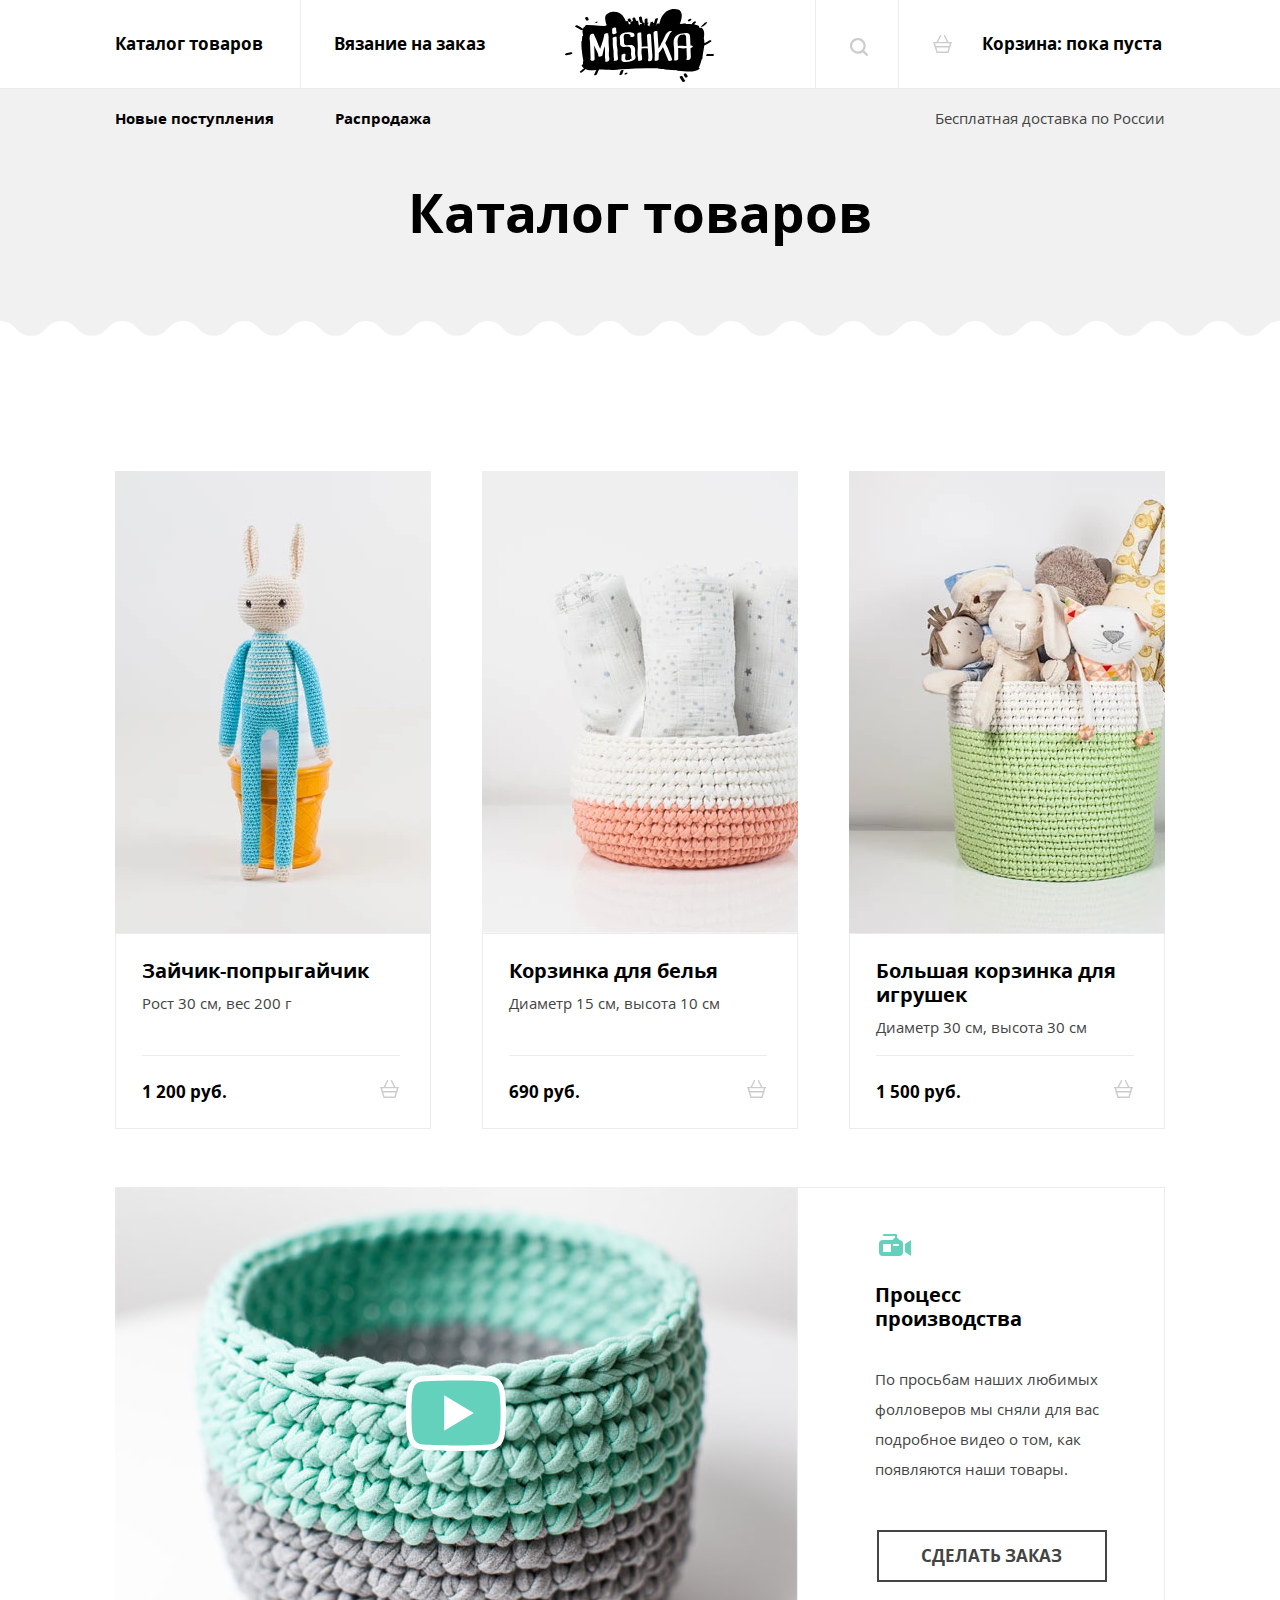
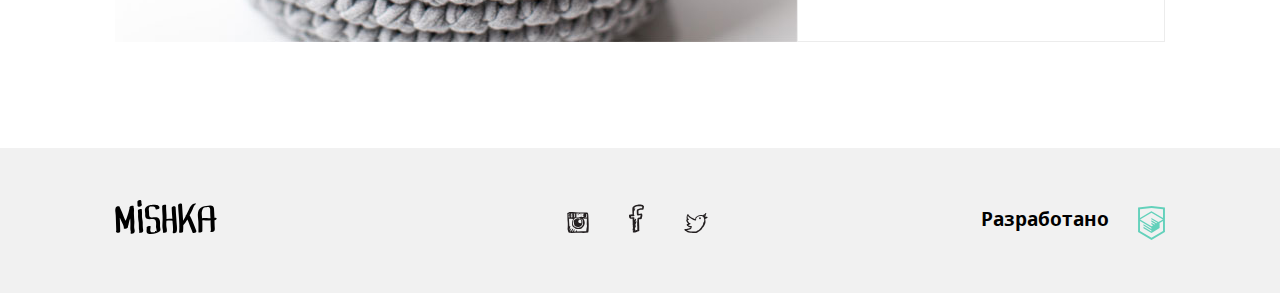
<file: catalog.html>
<!DOCTYPE html>
<html lang="ru">
  <head>
    <meta charset="utf-8">
    <title>HTML Academy: Мишка</title>
    <link rel="stylesheet" href="css/style.min.css">
    <link rel="preload" href="fonts/opensans.woff2" as="font">
    <link rel="preload" href="fonts/opensansbold.woff2" as="font">
    <meta name="viewport" content="width=device-width, initial-scale=1">
  </head>
  <body>
    <div class="visually-hidden">
      <svg xmlns="http://www.w3.org/2000/svg" xmlns:xlink="http://www.w3.org/1999/xlink"><symbol id="icon-cart" viewbox="264.205 370.961 20.294 18.849">
  <path d="M283.75,378.19h-3.151l-3.407-6.814c-0.185-0.37-0.634-0.52-1.006-0.335 c-0.371,0.186-0.521,0.636-0.335,1.006l3.071,6.143h-9.138l3.072-6.143c0.185-0.371,0.035-0.821-0.335-1.006 c-0.37-0.185-0.821-0.035-1.006,0.335l-3.407,6.814h-3.151c-0.414,0-0.75,0.336-0.75,0.75s0.336,0.75,0.75,0.75h0.157l0.855,2.991 c-0.187,0.137-0.316,0.347-0.316,0.595c0,0.396,0.309,0.71,0.697,0.739l1.656,5.795h12.697l1.656-5.795 c0.388-0.028,0.698-0.344,0.698-0.739c0-0.249-0.129-0.459-0.316-0.596l0.854-2.991h0.157c0.414,0,0.75-0.336,0.75-0.75 S284.164,378.19,283.75,378.19z M279.569,388.311h-10.433l-1.224-4.284h12.881L279.569,388.311z M281.222,382.526h-13.739 l-0.81-2.836h15.359L281.222,382.526z"></path>
</symbol><symbol id="icon-fb" viewbox="56.519 49.996 14.962 27.718">
  <g id="facebook">
    <g>
      <path d="M68.181,55.188c1.026,0.029,1.993,0,2.681-0.3c0.391-0.818,0.556-1.854,0.619-2.989 c-0.19-0.015-0.062-0.337-0.207-0.399c-0.029-0.202-0.278-0.195-0.309-0.398c-0.277-0.165-0.457-0.422-0.723-0.598 c-0.727-0.162-1.44-0.335-2.164-0.499c-0.849,0.044-1.895-0.103-2.58,0.1c-2.619-0.04-3.997,1.12-5.259,2.392 c-0.023,0.078-0.003,0.197-0.105,0.199c-0.574,1.587-0.125,3.621-0.204,5.581c0.099,0.436,0.107,0.958,0.204,1.395 c-0.998,0.296-2.212,0.387-3.402,0.499c-0.317,0.324-0.178,1.089-0.206,1.693c0.085,0.583,0.278,1.06,0.413,1.595 c0.211,0.193,0.596,0.396,0.825,0.498c0.065,0.029,0.071,0.082,0.103,0.1c0.506,0.268,1.451,0.008,2.268,0.1 c-0.136,1.978,0.256,3.915,0,5.68c0.007,0.327,0.295,0.382,0.208,0.798c-0.001,0.963-0.067,1.99,0.208,2.69 c-0.287,0.455-0.497,0.982-0.415,1.794c0.122,0.016,0.114,0.157,0.105,0.299c-0.075,0.47,0.643,0.175,0.515,0.698 c0.162,0.456-0.428,0.184-0.413,0.498v0.896c0.53,0.285,1.462,0.182,2.268,0.199c0.908-0.419,2.188-0.479,2.785-1.196 c0.459,0.235,0.916-0.014,1.238-0.199c-0.018-0.315,0.273-0.333,0.205-0.698c-0.004-0.328-0.173-0.496-0.103-0.896V71.83 c-0.206-2.293-0.048-4.938-0.309-7.176c0.888-0.105,1.917-0.075,2.578-0.398c0.357-0.451,0.377-1.23,0.516-1.895 c0.177-0.226,0.221-0.583,0.206-0.996c0.19-0.213,0.068-0.729,0.104-1.096c-0.141-0.595-0.168-1.3-0.825-1.39 c-0.884-0.235-2.043,0.595-2.991,0.299c0.049-1.134-0.293-2.342,0-3.388C66.761,55.609,67.461,55.39,68.181,55.188z M64.363,59.971c0.117,0.254,0.254,0.486,0.414,0.698c0.079,0.022,0.203,0.003,0.205,0.101c1.192,0.056,2.199-0.069,3.096-0.299 c0,0.998-0.271,1.733-0.518,2.492c-0.662,0.045-1.467,0.3-1.958,0.198c-0.276,0.165-0.372,0.506-0.62,0.698 c-0.049,0.441,0.142,0.495,0,0.797c-0.201,0.137-0.055,0.611-0.205,0.796v1.496c0.085,0.281-0.146,0.258-0.104,0.497v3.488 c-0.085,0.281,0.146,0.258,0.104,0.498v2.989c0.063,0.271-0.132,0.791,0.103,0.896c-0.07,0.364-0.412-0.021-0.824,0.1 c-0.528,0.122-0.926,0.369-1.548,0.4c0.117-0.353,0.32-0.622,0.311-1.097c0.049-0.381-0.365-0.312-0.516-0.49 c0.193-0.644,0.562-1.117,0.722-1.793c0.197-0.515,0.714-1.298,0.31-1.794c-0.522-0.105-0.521,0.293-0.826,0.398 c-0.022,0.077-0.002,0.196-0.103,0.199c-0.023,0.077-0.003,0.196-0.103,0.199c0.01,0.12-0.151,0.062,0,0 c0.022-0.078,0.002-0.197,0.103-0.199c0.023-0.077,0.002-0.197,0.103-0.199v-0.299c0.368-0.575,0.67-1.214,0.826-1.993 c0.191-0.28,0.283-0.656,0.412-0.997c0.156-0.262,0.34-0.869,0.104-1.195c-0.517,0.033-0.796,0.295-0.93,0.697 c-0.32-0.189,0.161-0.434,0.104-0.697c0.138-0.231,0.169-0.566,0.309-0.797c0.202-0.413,0.564-1.304,0-1.596 c-0.438-0.023-0.612,0.207-0.723,0.498c-0.214,0.191-0.43,0.383-0.516,0.698c-0.373-0.07-0.143-0.727-0.206-1.097 c-0.067-0.52,0.122-0.899,0-1.195c-0.56-0.799-2.026-0.105-3.197-0.299c-0.108-0.307-0.222-0.984-0.104-1.195 c1.045-0.088,2.479,0.201,3.197-0.199c0.024-0.078,0.003-0.197,0.104-0.199c0.094-0.723-0.271-1-0.515-1.396 c0.232-0.806,0.04-2.02,0.104-2.989c0.233-0.141,0.328-0.414,0.515-0.598c0.112-0.955,0.673-1.476,0.722-2.49 c-0.273,0.001-0.607-0.055-0.619,0.199c-0.302-0.114-0.382,0.479-0.515,0.199c-0.112-0.541,0.246-0.626,0.309-0.997 c0.599-0.418,1.212-0.82,1.856-1.195c1.741-0.244,4.648-0.449,6.086,0.198c0.051,0.616-0.287,0.854-0.207,1.496h-1.546 c-1.092,0.24-1.987,0.672-2.991,0.997c-0.24,0.066-0.276,0.331-0.516,0.398c-0.036,0.396-0.225,0.646-0.311,0.996 C64.182,57.424,64.394,58.582,64.363,59.971z"></path>
    </g>
  </g>
</symbol><symbol id="icon-insta" viewbox="53.115 53.19 21.769 21.334">
  <g id="instagram">
    <g>
      <path d="M74.881,65.336c-0.013-2.395-0.344-4.788-0.303-7.135c-0.023-0.788-0.086-1.535-0.152-2.278 c-0.105-0.3-0.111-0.699-0.152-1.062c-0.26-0.17-0.222-0.64-0.456-0.835c-0.423-0.233-1.201-0.114-1.744-0.22 c-0.657-0.026-1.254-0.115-1.899-0.153c-1.936-0.101-3.973-0.076-5.996-0.076c-2.001,0-3.954-0.145-5.695-0.379h-2.202 c-0.097,0.004-0.105,0.098-0.227,0.076c-0.599,0.034-1.077,0.188-1.595,0.303c-0.21,0.119-0.421,0.235-0.683,0.304 c-0.136,0.192-0.513,0.145-0.607,0.379c-0.186,0.212,0.185,0.451,0,0.607v0.911c0.173,0.13,0.027,0.58,0.075,0.835v0.987 c-0.017,1.281,0.134,2.397,0.076,3.72c0.467,2.762,0.374,6.537,0.076,9.413c0.155,0.579,0.363,1.105,0.455,1.746 c0.256,0.479,0.335,1.133,0.683,1.52c0.502,0.206,1.233,0.186,1.898,0.229c0.383,0.098,0.667,0.293,1.14,0.30 c2.843-0.21,5.496-0.154,8.427-0.229c2.704,0.24,5.802,0.188,8.275-0.228c0.195-0.134,0.128-0.529,0.228-0.76 c-0.056-0.385,0.207-0.449,0.228-0.759C74.862,70.157,74.895,67.763,74.881,65.336z M61.899,59.111 c0.757-0.153,1.48-0.341,2.429-0.304c0.71,0.076,1.287,0.283,1.897,0.456c0.116,0.184-0.243,0.547,0.153,0.684v0.076 c0.059,0.017,0.149,0.002,0.151,0.076c0.445,0.035,0.794,0.167,1.063,0.379c0.45,0.055,0.536,0.476,1.138,0.3 c-0.091,0.213-0.084,0.524-0.075,0.835c0.324,1.183,0.475,2.81,0.303,4.252c-0.164,0.163-0.215,0.442-0.303,0.683 c-0.311,0.322-0.481,0.785-0.836,1.062c-0.095,0.236-0.25,0.408-0.454,0.533c-0.116,0.213-0.206,0.452-0.457,0.53 c-0.298,0.163-0.577,0.011-0.834-0.076c-0.446,0.162-0.904,0.312-1.215,0.607c-0.816-0.096-1.648-0.175-2.43-0.304 c-0.242-0.139-0.487-0.273-0.835-0.305c-0.227-0.204-0.496-0.364-0.836-0.455c-0.101-0.127-0.337-0.118-0.455-0.229 c-0.198-0.029-0.229-0.227-0.456-0.229c-0.118-0.412-0.443-0.618-0.532-1.062c-0.226-0.331-0.308-0.805-0.455-1.215 c-0.043-1.434,0.091-2.692,0.379-3.796c0.346-0.591,0.779-1.094,1.138-1.67c0.249,0.021,0.365-0.09,0.38-0.304 c0.306,0.053,0.434-0.072,0.684-0.075C61.698,59.568,61.71,59.251,61.899,59.111z M60.229,56.378 c-0.117-0.263-0.066-0.691-0.075-1.062c-0.007-0.285,0.278-0.279,0.304-0.532c-0.003-0.074-0.093-0.059-0.152-0.076 c0.126-0.146,0.701-0.097,0.834,0c0.132,0.537-0.354,0.455-0.531,0.684c0.011,0.167,0.322,0.032,0.456,0.076 c0.029,0.854-0.059,1.496,0,2.202h-0.456c-0.007,0.234,0.229,0.226,0.456,0.228c-0.059,0.286,0.092,0.363,0.075,0.607 c-0.226,0.153-0.716,0.042-1.062,0.075C59.975,57.986,60.313,57.205,60.229,56.378z M59.546,54.784 c0.088-0.013,0.134,0.016,0.151,0.076c0.179,0.253,0.01,0.683-0.076,0.911C59.448,55.592,59.595,55.089,59.546,54.784z M59.698,56.606c-0.132-0.069-0.168-0.237-0.152-0.456C59.678,56.221,59.713,56.388,59.698,56.606z M59.698,57.973 c-0.058,0.139-0.082-0.045-0.076-0.152C59.68,57.682,59.703,57.866,59.698,57.973z M59.546,58.201 c0.175-0.024,0.084,0.219,0.228,0.227c-0.009,0.193-0.283,0.179-0.38,0.077C59.433,58.393,59.507,58.312,59.546,58.201z M57.192,56.985c0.006-0.108,0.013-0.214-0.076-0.228c-0.073-0.733,0.13-1.415,0-1.973c0.25-0.155,0.769-0.042,1.139-0.077v1.139 c-0.088,0.064-0.203,0.101-0.379,0.077c-0.054,0.28,0.324,0.131,0.379,0.304c0.008,0.853-0.056,1.777,0.152,2.429 c-0.565-0.059-0.906,0.107-1.442,0.076c0.097-0.612-0.019-1.435,0.531-1.594C57.484,56.997,57.239,57.091,57.192,56.985z M56.661,56.985c-0.204,0.021-0.217-0.534-0.077-0.607C56.912,56.384,56.833,56.879,56.661,56.985z M56.509,57.973 c0.077-0.312,0.034-0.304,0.075-0.683C56.812,57.303,56.844,58.06,56.509,57.973z M56.737,55.923 c-0.263,0.054-0.273-0.266-0.153-0.38C56.847,55.49,56.856,55.81,56.737,55.923z M56.737,54.784 c0.033,0.159-0.052,0.201-0.076,0.304c-0.176,0.023-0.084-0.219-0.229-0.229C56.457,54.757,56.623,54.797,56.737,54.784z M56.509,58.505c0.148-0.031,0.11,0.345-0.076,0.227C56.473,58.67,56.512,58.608,56.509,58.505z M55.825,54.784 c0.029,0.259-0.438,0.32-0.379,0H55.825z M54.838,54.86c-0.034,0.219-0.326,0.179-0.379,0.379 C54.245,55.069,54.543,54.771,54.838,54.86z M54.383,55.619c0.226-0.205,0.451-0.41,0.684-0.607 c-0.021-0.123,0.071-0.131,0.076-0.228h0.229c0.102,0.381-0.261,0.296-0.305,0.531c0.021,0.122-0.072,0.131-0.075,0.227 c0.02,0.335,0.121,0.588,0.075,0.988c-0.27,0.008-0.276,0.28-0.607,0.227C54.482,56.329,54.325,56.083,54.383,55.619z M54.459,58.884V57.29c0.195-0.185,0.396-0.364,0.607-0.532c0.295,0.489,0.179,1.392,0.455,1.897 C55.246,58.812,54.771,58.766,54.459,58.884z M72.68,69.968c-0.109,0.954-0.158,1.968-0.379,2.809 c-2.89,0.123-6.02,0.005-8.883,0.153c-0.199,0.045-0.273-0.031-0.229-0.229c-0.253,0-0.258,0.247-0.531,0.229 c0.201-0.336,0.438-0.898,0.151-1.291c-0.797,0.013-0.797,0.821-1.138,1.291c-0.686-0.053-1.137,0.127-1.823,0.075 c0.18-0.705,0.75-1.021,0.911-1.745c-0.395-0.55-0.989,0.138-1.214,0.455c-0.204,0.48-0.557,0.81-0.76,1.29H57.8 c0.238-0.469,0.489-0.926,0.759-1.366c0.171-0.512,0.625-0.741,0.683-1.367c-0.157-0.28-0.42-0.029-0.683,0 c-0.123,0.182-0.272,0.335-0.38,0.531c-0.232,0.376-0.501,0.714-0.684,1.14c-0.181,0.208-0.335,0.003-0.53,0.227 c-0.389,0.271-0.581,0.736-0.988,0.987c-0.174-0.06,0.039-0.356,0.153-0.38c0.045-0.181-0.096-0.55,0.075-0.607 c0.063-0.366,0.212-0.647,0.379-0.91c0.119-0.742,0.521-1.199,0.684-1.898c-0.559,0.099-0.674,0.643-0.988,0.987 c-0.212,0.445-0.542,0.772-0.683,1.291c-0.174-0.131-0.028-0.58-0.076-0.836c0.122-0.586,0.298-1.119,0.38-1.746 c0.133-0.22,0.173-0.535,0.228-0.834c0.168-0.209,0.046-0.61-0.077-0.761c-0.226,0.027-0.374,0.133-0.455,0.304 c-0.192-0.032-0.193,0.506-0.304,0.304c-0.045-2.587-0.451-4.812-0.456-7.438c0.026-0.331-0.183-0.424-0.228-0.685 c1.629,0.028,3.121,0.091,4.783,0.229c-0.089,0.139-0.199,0.257-0.304,0.379c-0.144,0.07-0.226,0.173-0.378,0.304 c-0.604,1.653-0.975,3.984-0.607,6.15c0.229,0.58,0.589,1.029,0.986,1.441c0.907,0.485,1.635,1.149,2.506,1.671 c1.701,0.361,3.84,0.369,5.541,0c0.236-0.12,0.484-0.226,0.685-0.38c1.364-1.242,2.753-2.459,2.961-4.859v-1.367 c-0.197-1.598-0.688-2.905-1.747-3.644c0.331-0.22,1.099,0.043,1.67,0.076c0.223,0.013,0.447,0.014,0.684,0 c0.408-0.024,0.928-0.055,1.443,0c0.144,0.187,0.113,0.544,0.228,0.76c-0.062,1.684-0.192,3.3-0.152,5.087 c0.103,0.454,0.127,0.986,0.229,1.441C73.046,68.209,72.9,69.126,72.68,69.968z M73.059,58.808 c-0.639-0.12-1.232-0.284-1.897-0.379c0.072-0.333,0.799-0.01,0.987-0.228c0.385-0.223,0.295-0.92,0.304-1.51 c0.032-0.348,0.114-0.644,0.076-1.063c-0.401-0.951-1.783-0.421-2.886-0.455c-0.225,0.718-0.47,1.8-0.304,2.657 c0.169,0.49,1.024,0.292,1.519,0.456c-0.14,0.332-0.688,0.057-0.987,0.076c-0.296-0.083-0.707-0.052-0.986-0.151 c-2.285,0.078-4.284,0.004-6.529,0.151c0.117-1.248,0.063-2.465-0.076-3.645h3.112c-0.344,0.364-0.912,0.507-1.29,0.835 c-0.44,0.244-0.861,0.505-1.139,0.911c0.249,0.134,0.535-0.245,0.759-0.379c0.355-0.074,0.479-0.381,0.835-0.455 c0.423-0.438,1.096-0.625,1.67-0.912c0.378-0.022,0.697,0.013,0.987,0.077c1.283,0.007,2.456,0.126,3.796,0.076 c0.614,0.145,1.45,0.069,1.974,0.304c0.107,0.298,0.231,0.579,0.305,0.911C73.297,57.071,73.14,57.901,73.059,58.808z M67.214,55.088C67.324,55.041,67.205,54.996,67.214,55.088L67.214,55.088z M67.214,55.088c-0.529,0.154-1.019,0.348-1.367,0.682 C66.331,55.572,66.906,55.464,67.214,55.088z M68.276,55.695C68.387,55.648,68.269,55.604,68.276,55.695L68.276,55.695z M66.53,56.606c0.727-0.158,1.181-0.591,1.746-0.911c-0.437,0.019-0.592,0.32-0.987,0.379 C67.074,56.291,66.689,56.334,66.53,56.606z M65.847,55.771C65.736,55.818,65.854,55.863,65.847,55.771L65.847,55.771z M65.164,56.378C65.274,56.332,65.156,56.286,65.164,56.378L65.164,56.378z M65.089,56.454c0.063,0.014,0.07-0.03,0.075-0.076 C65.1,56.364,65.092,56.408,65.089,56.454z M65.012,56.53c0.064,0.014,0.072-0.03,0.077-0.076 C65.022,56.441,65.017,56.483,65.012,56.53z M64.178,57.138c0.346-0.134,0.613-0.348,0.834-0.607 C64.664,56.664,64.397,56.878,64.178,57.138z M66.454,58.125c0.533-0.049,0.749-0.416,1.215-0.531 c0.284-0.298,0.784-0.381,0.987-0.76c-0.56,0.023-0.766,0.399-1.216,0.531C67.156,57.662,66.689,57.778,66.454,58.125z M64.178,57.138C63.861,57.064,64.162,57.365,64.178,57.138L64.178,57.138z M63.645,57.517c0.021,0.021,0.115-0.037,0.076-0.077 C63.7,57.42,63.605,57.478,63.645,57.517z M66.454,58.125C66.344,58.172,66.461,58.216,66.454,58.125L66.454,58.125z M65.314,59.946c-0.223-0.231-0.676-0.233-0.986-0.379c-0.697-0.038-1.223,0.093-1.746,0.229c-0.304,0.151-0.607,0.304-0.91,0.454 c-0.266,0.166-0.444,0.417-0.76,0.532c-0.205,0.225-0.352,0.51-0.684,0.607c-0.004,0.223-0.173,0.281-0.304,0.379 c-0.089,0.115-0.094,0.312-0.227,0.381c-0.007,0.12,0.036,0.29-0.076,0.303c0.108,1.512,0.291,2.948,0.683,4.177 c0.287,0.623,0.975,0.846,1.442,1.29c0.589,0.297,1.328,0.444,2.126,0.531c0.277-0.052,0.553-0.105,0.911-0.076 c1.209-0.209,2.098-0.736,2.81-1.441c0.1-0.281,0.252-0.508,0.455-0.684c-0.254-0.671,0.293-1.098,0.455-1.59 c0.002-1.344-0.201-2.48-0.607-3.415c-0.256-0.579-0.92-0.751-1.366-1.139c-0.059-0.018-0.15-0.003-0.151-0.077 C66.11,59.892,65.646,59.789,65.314,59.946z M61.899,64.273c-0.113-0.063-0.109-0.244-0.152-0.379 C62.003,63.816,61.865,64.131,61.899,64.273z M61.975,64.578c0.041-0.117,0.079-0.006,0.076,0.075 C62.011,64.771,61.972,64.658,61.975,64.578z M62.431,62.527c0.015-0.086,0.075-0.042,0.075,0 C62.492,62.614,62.431,62.57,62.431,62.527z M64.101,60.402c-0.203,0.258,0.041,0.576,0.077,0.836 C63.873,61.199,63.604,60.351,64.101,60.402z M64.48,64.35c-0.04-0.038,0.055-0.097,0.076-0.076 C64.596,64.312,64.502,64.371,64.48,64.35z M65.239,67.234c0.034-0.109,0.066,0.008,0.152,0 C65.373,67.331,65.241,67.311,65.239,67.234z M67.44,64.653c-0.233-0.057-0.145,0.208-0.379,0.152 c0.069-0.159,0.118-0.338,0.229-0.455C67.424,64.369,67.462,64.48,67.44,64.653z M66.303,60.857 c0.211,0.119,0.441,0.217,0.606,0.381c0.085,0.219,0.243,0.363,0.38,0.529c0.058,0.778,0.179,1.492,0.151,2.354 c-0.257,0.099-0.438,0.271-0.683,0.381c-0.78-0.006-1.358-0.212-1.897-0.456c-0.171-0.259-0.355-0.505-0.532-0.759v-1.062 c0.17-0.185,0.319-0.391,0.456-0.607c0.228-0.127,0.508-0.201,0.454-0.607c-0.038-0.062-0.078-0.124-0.075-0.229 c0.158,0.045,0.245,0.159,0.379,0.229C65.865,61.028,65.952,60.811,66.303,60.857z"></path>
      </g>
    </g>
  </symbol><symbol id="icon-mail" viewbox="0 0 32 21">
  <path id="mail" d="M28,5H4C1.791,5,0,6.792,0,9v13c0,2.209,1.791,4,4,4h24c2.209,0,4-1.791,4-4V9 C32,6.792,30.209,5,28,5z M2,10.25l6.999,5.25L2,20.75V10.25z M30,22c0,1.104-0.898,2-2,2H4c-1.103,0-2-0.896-2-2l7.832-5.875 l4.368,3.277c0.533,0.397,1.166,0.6,1.8,0.6c0.633,0,1.266-0.201,1.799-0.6l4.369-3.277L30,22L30,22z M30,20.75l-7-5.25l7-5.25 V20.75z M17.199,18.602c-0.35,0.263-0.763,0.4-1.199,0.4s-0.851-0.139-1.2-0.4L10.665,15.5l-0.833-0.625L2,9.001V9 c0-1.103,0.897-2,2-2h24c1.102,0,2,0.897,2,2L17.199,18.602z"></path>
</symbol><symbol id="icon-phone" viewbox="0 0 24.829 24.333">
  <g>
    <g id="UrwUhy_2_">
      <g>
        <path d="M17.321,24.333c-0.371,0-0.744,0-1.115,0c-4.904-0.58-8.497-2.857-11.11-5.772C2.473,15.637,0.402,11.875,0,6.817 c0-0.453,0-0.906,0-1.358c0.091-0.921,0.544-1.55,1.067-2.086c0.65-0.666,1.63-1.522,2.522-1.553 c0.659-0.022,1.78,0.451,2.232,1.066c0.388,0.53,0.595,1.59,0.775,2.378c0.185,0.797,0.6,1.95,0.485,2.717 C6.905,9.177,5.317,9.684,4.85,10.553c1.551,3.721,4.089,6.456,7.472,8.345c0.847-0.465,1.595-1.864,2.767-1.892 c0.428-0.012,0.972,0.209,1.406,0.34c0.477,0.143,0.891,0.326,1.311,0.484c0.705,0.266,1.957,0.621,2.378,1.213 c0.433,0.61,0.681,1.608,0.581,2.231C20.571,22.508,18.538,23.877,17.321,24.333z"></path>
      </g>
    </g>
    <path d="M12.529,1.528c5.949,0,10.771,4.822,10.771,10.771h1.529C24.829,5.507,19.323,0,12.529,0V1.528z"></path>
    <path d="M12.529,9.327v1.552c0.785,0,1.421,0.636,1.421,1.42h1.553C15.502,10.657,14.172,9.327,12.529,9.327z"></path>
    <path d="M12.529,6.246c3.345,0,6.056,2.71,6.056,6.054h1.588c0-4.22-3.422-7.641-7.644-7.641V6.246z"></path>
  </g>
</symbol><symbol id="icon-search" viewbox="-0.8 -0.8 17.6 17.6">
  <path d="M16.47,14.93l-3.415-3.415C14.02,10.226,14.6,8.634,14.6,6.899c0-4.253-3.447-7.699-7.7-7.699 S-0.8,2.646-0.8,6.899s3.446,7.7,7.699,7.7c1.734,0,3.326-0.58,4.613-1.546l3.417,3.416c0.203,0.202,0.418,0.33,0.771,0.33 c0.607,0,1.1-0.492,1.1-1.1C16.8,15.459,16.739,15.2,16.47,14.93z M1.399,6.899c0-3.038,2.462-5.5,5.5-5.5s5.5,2.462,5.5,5.5 s-2.462,5.5-5.5,5.5S1.399,9.938,1.399,6.899z"></path>
</symbol><symbol id="icon-twitter" viewbox="52.253 53.771 23.494 20.168">
  <g id="twitter">
    <g>
      <path d="M75.706,57.855c-0.227-0.366-0.909-0.277-1.407-0.371h-1.112c0.142-0.353,0.343-0.646,0.52-0.963 c0.056-0.438,0.254-0.734,0.223-1.26c0.129-0.167,0.176-0.417,0.296-0.593c0.104-0.144,0.242-0.477,0.074-0.667 c-0.051-0.221-0.295-0.249-0.593-0.222c-0.088,0.036-0.169,0.079-0.222,0.148c-0.448,0.433-0.778,1.014-1.261,1.408 c-0.009,0.008-0.062,0-0.074,0c-0.087,0.005-0.033,0.046-0.075,0.074c-0.146,0.098-0.257,0.152-0.369,0.223 c-0.284,0.176-0.547,0.445-0.891,0.519c-0.529-0.211-1.156-0.326-1.852-0.37c-1.157,0.102-2.303,0.215-3.038,0.741 c-0.911,0.35-1.477,1.042-2.149,1.63c-0.049,0.32-0.342,0.398-0.37,0.741c-0.005,0.045-0.012,0.088-0.073,0.074 c0.043,0.241-0.051,0.345-0.074,0.519c-0.001,0.133,0.199,0.431,0,0.52c-0.822-0.12-1.485-0.63-2.149-0.964 c-0.718-0.36-1.468-0.604-2.074-1.111c-0.716-0.322-1.26-0.816-1.778-1.334c-0.208-0.312-0.542-0.496-0.667-0.89 c-0.379-0.164-0.175-0.912-0.741-0.889c-0.315-0.043-0.345,0.199-0.444,0.37c-0.07,0.227-0.361,0.232-0.371,0.519 c-0.004,0.046-0.011,0.088-0.074,0.075c-0.17,1.089-0.527,1.992-0.519,3.26c0.129,0.415,0.35,0.738,0.593,1.038 c-0.418,0.051-0.716,0.222-0.89,0.519c-0.06,1.073,0.378,1.647,0.742,2.297c0.134,0.384,0.352,0.685,0.593,0.963 c0.017,0.229,0.206,0.288,0.296,0.445c0.019,0.105,0.123,0.125,0.149,0.223c-0.04,0.105,0.289,0.18,0.073,0.221 c-0.413,0.131-1.016,0.07-1.259,0.371c-0.109,0.279-0.109,0.833,0,1.111c0.034,0.237,0.282,0.262,0.296,0.519 c0.499,0.417,1.082,0.747,1.631,1.112c0.574,0.166,1.211,0.271,1.852,0.37c-0.102,0.343-0.338,0.551-0.593,0.741 c-0.78,0.381-1.849,0.474-2.742,0.74c-0.555,0.038-0.956,0.23-1.556,0.223c-0.333,0.127-0.854,0.075-1.112,0.223 c-0.122,0.068-0.102,0.096-0.222,0.221c-0.134,0.412,0.111,0.74,0.444,0.89c-0.005,0.253,0.219,0.276,0.371,0.371 c0.089,0.183,0.254,0.29,0.445,0.37c0.544,0.468,1.268,0.759,1.927,1.112c0.83,0.183,1.648,0.376,2.52,0.519 c0.896,0.116,1.901,0.124,2.816,0.222h0.963c0.511,0.132,1.23,0.054,1.853,0.074c0.095-0.102,0.322-0.073,0.519-0.074 c0.522-0.269,1.196-0.385,1.631-0.74c0.574-0.241,0.989-0.642,1.557-0.89c0.866-0.765,1.937-1.324,2.519-2.37 c0.205-0.189,0.351-0.438,0.445-0.74c0.265-0.156,0.385-0.454,0.593-0.667c0.404-0.41,0.706-0.924,1.037-1.40 c0.319-0.496,0.576-1.054,0.89-1.556c-0.01-0.405,0.306-0.484,0.296-0.89c0.193-0.226,0.177-0.662,0.371-0.88 c-0.033-0.255,0.029-0.415,0.074-0.594c0.047-1.281-0.047-2.422-0.297-3.407c0.588-0.155,1.181-0.302,1.631-0.593 C75.418,58.93,75.891,58.533,75.706,57.855z M72.298,61.931c-0.153,0.859-0.615,1.41-1.038,2.001 c0.059,0.379-0.104,0.538-0.073,0.889c-0.158,0.312-0.287,0.652-0.371,1.037c-0.203,0.267-0.332,0.606-0.519,0.89 c-0.366,0.548-0.777,1.051-1.186,1.557c-0.378,0.56-0.912,0.965-1.334,1.481c-0.42,0.493-0.942,0.885-1.407,1.334 c-0.474,0.17-0.89,0.396-1.26,0.667c-0.232,0.09-0.463,0.18-0.667,0.296c-0.177,0.146-0.499,0.145-0.668,0.29 c-1.086,0.147-2.3,0.17-3.555,0.148c-1.031-0.105-2.115-0.159-3.039-0.371c-0.922-0.189-1.511-0.712-2.297-1.037 c0.153-0.242,0.634-0.154,0.963-0.222c0.031-0.166,0.394-0.003,0.444-0.149c0.257,0.06,0.285-0.109,0.52-0.07 c0.563-0.201,1.23-0.302,1.705-0.593c0.282-0.138,0.406-0.434,0.667-0.593c0.033-0.189,0.104-0.341,0.222-0.444 c0.047-0.275,0.201-0.441,0.148-0.815c0.111-0.21,0.299-0.343,0.296-0.667c-0.074-0.147-0.128-0.316-0.296-0.371 c-0.026-0.196-0.377-0.067-0.444-0.222c-0.255,0.032-0.416-0.029-0.593-0.075c-0.154-0.043-0.487,0.092-0.519-0.073 c-0.842-0.023-1.3-0.43-1.853-0.74c0.431-0.262,1.032-0.353,1.333-0.742c0.516-0.076,1.058-0.129,1.112-0.666 c0-0.717-0.771-0.661-1.333-0.815c-0.773-0.66-1.194-1.672-1.779-2.52c0.238-0.157,0.564-0.226,0.741-0.444 c0.454,0.058,0.54-0.251,0.667-0.52c0.019-0.488-0.333-0.605-0.593-0.815c-0.259-0.21-0.475-0.462-0.667-0.74 c-0.003-0.818-0.021-1.652,0.074-2.372c0.063-0.014,0.07,0.029,0.074,0.074c0.227,0.441,0.559,0.775,0.815,1.186 c0.532,0.357,0.925,0.853,1.556,1.112c0.452,0.413,1.108,0.621,1.557,1.038c0.601,0.263,1.158,0.57,1.704,0.889 c0.669,0.194,1.056,0.673,2.001,0.593c0.198-0.098,0.394-0.199,0.593-0.297c0.258-0.456-0.059-1.079,0.147-1.63 c0.255-0.659,0.797-1.031,1.26-1.481c0.29-0.155,0.555-0.335,0.815-0.519c0.347-0.098,0.675-0.216,0.964-0.37 c0.376-0.019,0.713-0.077,1.037-0.148h1.26c0.244,0.052,0.475,0.119,0.74,0.148c0.209,0.137,0.38,0.313,0.666,0.371 c0.789,0.693,1.271,1.696,1.409,3.039C72.175,60.934,72.35,61.323,72.298,61.931z M72.594,56.299 c-0.129,0.34-0.23,0.707-0.593,0.815c-0.017-0.105-0.122-0.125-0.147-0.222c-0.012-0.209,0.209-0.186,0.296-0.296 C72.312,56.511,72.395,56.348,72.594,56.299C72.587,56.209,72.702,56.253,72.594,56.299z M67.11,59.337 c0.163,0.135,0.284,0.31,0.519,0.371c0.101,0.221,0.314,0.327,0.594,0.37c0.047-0.15,0.346-0.049,0.37-0.222 c0.174-0.023,0.166-0.229,0.296-0.297c-0.018-0.55-0.129-1.006-0.37-1.333C67.761,57.803,66.843,58.265,67.11,59.337z"></path>
    </g>
  </g>
</symbol><symbol id="logo-footer" viewbox="0 0 101.615 34.056">
  <g>
    <path d="M19.135,21.495c-0.083-2.683-0.51-5.347-0.475-8.035c0.028-2.174,0.389-4.41-0.36-6.495 c0.047-0.237,0.096-0.473,0.14-0.711c0.193-1.045-3.271-0.492-3.813,0.464c-0.343,0.28-0.519,0.615-0.375,0.957 c0.037,0.086,0.069,0.174,0.102,0.261c-0.656,3.204-1.57,6.306-2.621,9.412c-0.402,1.188-0.888,2.349-1.298,3.533 c-0.582-1.104-1.169-2.194-1.643-3.377C7.418,14.071,6.18,10.602,4.505,7.298C4.695,5.77,1.301,5.93,0.632,7.33 c-0.809,1.694-0.705,3.403-0.438,5.214c0.3,2.042,0.353,4.05,0.377,6.111c0.047,3.976,0.358,7.943,0.417,11.919 c-0.354,0.395-0.461,0.881-0.091,1.375c0.162,0.216,0.361,0.382,0.571,0.549c0.904,0.724,3.5,0.107,3.496-1.271 c-0.014-4.123-0.312-8.238-0.42-12.358c-0.011-0.404-0.018-0.807-0.024-1.21c0.057,0.145,0.114,0.29,0.171,0.434 c0.64,1.604,1.31,3.163,2.185,4.654c0.868,1.478,1.303,3.064,1.803,4.677c-0.189,0.217-0.303,0.462-0.233,0.708 c-0.039,0.18,0.07,0.292,0.251,0.36c0.639,0.548,1.841,0.274,2.509-0.007c0.287-0.121,0.561-0.261,0.826-0.424 c0.345-0.212,0.883-0.679,0.729-1.159c-0.03-0.093-0.058-0.186-0.087-0.279c0.47-1.27,0.709-2.589,0.965-3.93 c0.272-1.428,0.782-2.78,1.295-4.133c0.052,0.619,0.106,1.238,0.156,1.855c0.204,2.554,0.033,5.072,0.007,7.626 c-0.008,0.847,0.054,1.633,0.219,2.461c0.068,0.343,0.367,1.808,0.281,1.887c-0.611,0.564-0.433,1.257,0.385,1.437 c0.915,0.201,2.081-0.105,2.77-0.742c1.198-1.106,0.632-2.845,0.361-4.241C18.661,26.501,19.208,23.879,19.135,21.495z"></path>
    <path d="M27.499,22.17c-0.074-1.988-0.765-3.862-0.774-5.872c-0.011-2.305,0.181-4.593-0.155-6.886 c-0.106-0.725-4.056,0.1-3.917,1.05c0.309,2.11,0.197,4.229,0.159,6.354c-0.037,2.044,0.468,3.898,0.73,5.904 c0.269,2.054-0.084,4.157,0.149,6.213c0.109,0.962,0.75,2.743,0.089,3.58c-0.42,0.532,1.469,0.342,1.553,0.326 c0.769-0.142,1.793-0.392,2.304-1.038c0.653-0.828,0.196-2.426,0.053-3.357C27.374,26.385,27.576,24.249,27.499,22.17z"></path>
    <path d="M43.828,18.851c-2.062-2.784-5.889-0.78-8.561-1.54c-1.377-0.392-1.395-2.271-1.392-3.396 c0.004-1.426-0.114-2.732-0.273-4.146c-0.119-1.052-0.024-2.121,0.746-2.904c0.142-0.144,0.859-0.336,0.81-0.339 c0.354-0.061,0.676-0.076,1.067-0.093c1.549-0.066,4.613,0.232,4.019,2.483c-0.266,1.01,3.596,0.431,3.877-0.637 c1.213-4.598-7.284-3.714-9.686-3.078C32.225,5.789,29.787,7.047,29.66,9.6c-0.061,1.219,0.273,2.379,0.325,3.587 c0.061,1.39-0.198,2.776,0.289,4.118c1.082,2.982,5.52,1.576,7.778,1.745c3.845,0.287,2.697,5.469,2.748,7.883 c0.027,1.288,1.181,3.429,0.211,4.507c-0.595,0.662-1.982,0.699-2.792,0.768c-0.813,0.068-2.201,0.312-2.742-0.461 c-0.993-1.418,0.091-3.799-0.121-5.425c-0.121-0.924-4.066-0.095-3.917,1.05c0.342,2.627-1.399,6.145,2.402,6.596 c2.441,0.289,5.191-0.161,7.5-0.928c1.196-0.396,2.307-0.942,3.243-1.793c1.035-0.941,0.694-2.348,0.417-3.547 C44.324,24.782,45.732,21.421,43.828,18.851z"></path>
    <path d="M61.155,18.662c-0.122-3.777-0.69-7.513-0.706-11.297c-0.008-1.971-3.963-1.305-3.957,0.343 c0.015,3.608,0.497,7.167,0.682,10.764c0.004,0.074,0.008,0.147,0.013,0.221c-1.949-0.018-3.899,0.177-5.853,0.246 c0.201-4.633-0.611-9.227-0.435-13.857c0.022-0.582-3.874-0.09-3.917,1.049c-0.171,4.475,0.587,8.915,0.453,13.392 c-0.064,2.136-0.245,4.264-0.259,6.402c-0.007,1.095,0.171,2.183,0.329,3.263c0.146,0.999,0.484,2.331,0.182,3.318 c-0.237,0.772,3.561,0.29,3.862-0.694c0.544-1.778-0.222-4.039-0.405-5.839c-0.175-1.725-0.039-3.499,0.083-5.248 c2.03-0.13,4.059-0.297,6.08-0.012c0.09,1.378,0.196,2.754,0.322,4.134c0.105,1.157,0.179,2.313,0.196,3.475 c0.015,1.019,0.142,2.496-0.221,3.461c-0.773,2.057,3.15,1.889,3.723,0.364c0.703-1.87,0.502-4.199,0.383-6.164 C61.562,23.54,61.233,21.109,61.155,18.662z"></path>
    <path d="M78.087,23.136c-0.939-2.758-2.373-5.177-3.616-7.797c1.001-1.949,2.018-3.898,2.932-5.888 c0.831-1.808,1.446-3.819,3.08-5.092c0.574-0.447,0.55-0.896-0.255-0.951c-0.875-0.061-2.064,0.192-2.77,0.742 c-1.485,1.158-2.427,2.563-3.201,4.268c-0.932,2.051-1.896,4.063-2.914,6.075c-0.074,0.147-0.149,0.295-0.224,0.443 c-0.49,0.315-0.785,0.762-0.639,1.266c-0.792,1.563-1.6,3.117-2.499,4.61c-0.299-5.534-0.955-11.061-1.15-16.6 c-0.045-1.27-3.971-0.479-3.917,1.049c0.243,6.868,1.219,13.719,1.286,20.587c-0.016,0.017-0.031,0.034-0.047,0.051 c-0.301,0.308-0.19,0.494,0.051,0.602c0.002,1.75-0.059,3.501-0.209,5.254c-0.472,0.745,0.463,1.139,1.084,1.139 c0.032,0,0.064,0,0.096,0c0.739,0,2.626-0.35,2.718-1.364c0.191-2.1,0.251-4.196,0.232-6.291c1.59-1.715,2.89-3.63,4.055-5.635 c0.759,1.48,1.482,2.972,1.989,4.582c0.861,2.741,2.299,5.261,3.131,8.014c0.544,1.806,4.457,0.738,3.917-1.049 C80.388,28.398,79.013,25.854,78.087,23.136z"></path>
    <path d="M101.59,18.501c-0.21-0.832-1.372-0.849-2.271-0.77c-0.012-0.335-0.02-0.671-0.036-1.006 c-0.125-2.661-0.165-5.379-0.392-8.032c-0.209-2.458-1.585-3.337-3.972-3.247c-2.416,0.092-5.229,0.527-7.482,1.403 c-2.607,1.014-4.058,2.935-4.559,5.681c-0.549,3.014,0.24,6.219,0.373,9.246c0.154,3.503,0.066,7.014,0.062,10.519 c0,0.573,3.916,0.031,3.917-1.049c0.003-2.776,0.042-5.551,0-8.327c-0.013-0.818-0.051-1.632-0.102-2.444 c1.369-0.593,3.687,0.012,5.05,0.141c1.107,0.104,2.169-0.166,3.244-0.292c0.021,2.312,0.107,4.635,0.202,6.944 c0.049,1.184,0.477,3.53-0.354,4.511c-0.437,0.516,1.48,0.343,1.555,0.33c0.793-0.146,1.761-0.401,2.303-1.041 c0.949-1.12,0.456-3.79,0.401-5.126c-0.078-1.91-0.102-3.824-0.141-5.737C100.542,20.058,101.805,19.351,101.59,18.501z M86.972,18.351c-0.103-1.245-0.217-2.49-0.303-3.743c-0.16-2.331,0.117-5.583,2.29-6.999c0.58-0.379,1.675-0.315,2.354-0.438 c0.97-0.176,1.956-0.389,2.829,0.19c1.21,0.802,0.912,3.657,0.911,4.869c-0.003,2.005,0.207,4.001,0.31,6.003 c-0.552,0.055-1.111,0.089-1.683,0.076C91.394,18.256,89.136,17.896,86.972,18.351z"></path>
    <path d="M24.108,6.7c0.521-0.05,1.045-0.226,1.477-0.524c0.085-0.072,0.171-0.144,0.256-0.216c0.52-0.335,0.972-0.827,0.728-1.361 c-0.504-1.105-0.423-2.231-0.416-3.414c0.006-0.958-0.963-1.246-1.781-1.174c-0.723,0.063-2.168,0.581-2.175,1.52 c-0.006,0.993-0.071,2.016,0.109,2.992c-0.047,0.113-0.074,0.239-0.104,0.355c-0.055,0.212,0.016,0.42,0.142,0.59 c0,0.045,0.002,0.089,0.002,0.134c0.005,0.112,0.01,0.224,0.015,0.335c0.073,0.232,0.216,0.409,0.429,0.53 C23.178,6.7,23.668,6.742,24.108,6.7z"></path>
  </g>
</symbol><symbol id="logo-htmlacademy" viewbox="0 0 26.943 34.09">
  <path d="M13.62,0.017L13.472,0L0,1.412v24.661l13.473,8.017l13.43-7.99l0.042-0.025V1.412L13.62,0.017z M25.019,12.127L13.495,5.334 L13.494,5.23l-0.087,0.05l-0.088-0.056v0.109L1.925,12.118V3.147l11.548-1.212l11.547,1.212V12.127z M13.405,6.787L24.923,13.5 l-4.479,2.64l-7.093-4.221l-0.014,1.415l5.904,3.513l-0.86,0.507l-5.03-2.992l-0.014,1.415l3.827,2.275l-0.782,0.523l-3.031-1.787 l-0.014,1.413l1.853,1.091l-1.8,1.081L2.034,13.622L13.405,6.787z M1.925,15.127l11.411,6.791l0.016,1.044L5.41,18.234L5.395,19.65 l7.979,4.795l0.018,1.076l-7.973-4.74l-0.013,1.414l8.021,4.822l0.046,0.025l8.143-4.872l-0.011-5.177l3.415-2.036v10.021 L13.472,31.85L1.925,24.979V15.127z"></path>
</symbol></svg>
    </div>
    <header class="page-header">
      <nav class="page-header__menu menu">
        <a class="page-header__logo logo" href="index.html">
          <picture class="logo__image">
            <source media="(min-width: 1150px)" srcset="img/logo-desktop.svg">
            <source media="(min-width: 768px)" srcset="img/logo-tablet.svg">
            <img src="img/logo-mobile.svg" alt="Логотип Мишка">
          </picture>
        </a>
        <ul class="menu__list">
          <li class="menu__item">
            <a class="menu__link menu__link--border" href="catalog.html">
              Каталог товаров
            </a>
          </li>
          <li class="menu__item">
            <a class="menu__link" href="form.html">
              Вязание на заказ
            </a>
          </li>
        </ul>
        <ul class="menu__interactive">
          <li class="menu__item">
            <a class="menu__link menu__link--search" href="#search">
              <svg class="menu__icon-search" width="18" height="18">
                <use xlink:href="#icon-search"></use>
              </svg>
              <span class="menu__search-legend">
                Поиск по сайту
              </span>
            </a>
          </li>
          <li class="menu__item">
            <a class="menu__link menu__link--cart" href="#cart">
              <svg class="menu__icon-cart" width="21" height="18">
                <use xlink:href="#icon-cart"></use>
              </svg>
              Корзина: пока пуста
            </a>
          </li>
        </ul>
        <button class="page-header__button humburger visually-hidden" type="button" name="hamburger">
        </button>
        <ul class="menu__offer">
          <li class="menu__item">
            <a class="menu__link" href="#new">
              Новые поступления
            </a>
          </li>
          <li class="menu__item">
            <a class="menu__link" href="#sale">
              Распродажа
            </a>
          </li>
        </ul>
        <p class="menu__delivery">
          Бесплатная доставка по России
        </p>
      </nav>
    </header>
    <main>
      <div class="decoration-wrapper">
        <div class="header-block">
          <h1 class="header-block__header">
            Каталог товаров
          </h1>
        </div>
      </div>
      <div class="center-wrapper">
        <section class="catalog">
          <ul class="catalog__list">
            <li class="catalog__item">
              <a href="#item">
                <picture class="catalog__item-image">
                  <source type="image/webp" media="(min-width: 1150px)" srcset="img/photo-hare-desktop@1x.webp 1x, img/img/photo-hare-desktop@2x.webp 2x">
                  <source type="image/webp" media="(min-width: 768px)" srcset="img/photo-hare-tablet@1x.webp 1x, img/photo-hare-tablet@2x.webp 2x">
                  <source type="image/webp" srcset="img/photo-hare-mobile@1x.webp, img/photo-hare-mobile@2x.webp 2x">

                  <source media="(min-width: 1150px)" srcset="img/photo-hare-desktop@1x.jpg 1x, img/img/photo-hare-desktop@2x.jpg 2x">
                  <source media="(min-width: 768px)" srcset="img/photo-hare-tablet@1x.jpg 1x, img/photo-hare-tablet@2x.jpg 2x">
                  <img src="img/photo-hare-mobile@1x.jpg" srcset="img/photo-hare-mobile@2x.jpg 2x" alt="Фотография товара">
                </picture>
              </a>
              <div class="catalog__description-block">
                <a class="catalog__item-link" href="#item">
                  <p class="catalog__item-name">
                  Зайчик-попрыгайчик
                  </p>
                </a>
                <p class="catalog__item-description">
                  Рост 30 см, вес 200 г
                </p>
                <div class="catalog__price-block">
                  <p class="catalog__item-price">
                    1 200 руб.
                  </p>
                  <a class="catalog__cart-link" href="#modal">
                    <span class="visually-hidden">Кнопка добавления в корзину</span>
                    <svg class="catalog__cart-image" width="21" height="18">
                      <use xlink:href="#icon-cart"></use>
                    </svg>
                  </a>
                </div>
              </div>
            </li>
            <li class="catalog__item">
              <a href="#item">
                <picture class="catalog__item-image">
                  <source type="image/webp" media="(min-width: 1150px)" srcset="img/photo-bowl-desktop@1x.webp 1x, img/img/photo-bowl-desktop@2x.webp 2x">
                  <source type="image/webp" media="(min-width: 768px)" srcset="img/photo-bowl-tablet@1x.webp 1x, img/photo-bowl-tablet@2x.webp 2x">
                  <source type="image/webp" srcset="img/photo-bowl-mobile@1x.webp, img/photo-bowl-mobile@2x.webp 2x">

                  <source media="(min-width: 1150px)" srcset="img/photo-bowl-desktop@1x.jpg 1x, img/img/photo-bowl-desktop@2x.jpg 2x">
                  <source media="(min-width: 768px)" srcset="img/photo-bowl-tablet@1x.jpg 1x, img/photo-bowl-tablet@2x.jpg 2x">
                  <img src="img/photo-bowl-mobile@1x.jpg" srcset="img/photo-bowl-mobile@2x.jpg 2x" alt="Фотография товара">
                </picture>
              </a>
              <div class="catalog__description-block">
                <a class="catalog__item-link" href="#item">
                  <p class="catalog__item-name">
                    Корзинка для белья
                  </p>
                </a>
                <p class="catalog__item-description">
                  Диаметр 15 см, высота 10 см
                </p>
                <div class="catalog__price-block">
                  <p class="catalog__item-price">
                    690 руб.
                  </p>
                  <a class="catalog__cart-link" href="#modal">
                    <span class="visually-hidden">Кнопка добавления в корзину</span>
                    <svg class="catalog__cart-image" width="21" height="18">
                      <use xlink:href="#icon-cart"></use>
                    </svg>
                  </a>
                </div>
              </div>
            </li>
            <li class="catalog__item">
              <a href="#item">
                <picture class="catalog__item-image">
                  <source type="image/webp" media="(min-width: 1150px)" srcset="img/photo-toys-desktop@1x.webp 1x, img/img/photo-toys-desktop@2x.webp 2x">
                  <source type="image/webp" media="(min-width: 768px)" srcset="img/photo-toys-tablet@1x.webp 1x, img/photo-toys-tablet@2x.webp 2x">
                  <source type="image/webp" srcset="img/photo-toys-mobile@1x.webp, img/photo-toys-mobile@2x.webp 2x">

                  <source media="(min-width: 1150px)" srcset="img/photo-toys-desktop@1x.jpg 1x, img/img/photo-toys-desktop@2x.jpg 2x">
                  <source media="(min-width: 768px)" srcset="img/photo-toys-tablet@1x.jpg 1x, img/photo-toys-tablet@2x.jpg 2x">
                  <img src="img/photo-toys-mobile@1x.jpg" srcset="img/photo-toys-mobile@2x.jpg 2x" alt="Фотография товара">
                </picture>
              </a>
              <div class="catalog__description-block">
                <a class="catalog__item-link" href="#item">
                  <p class="catalog__item-name">
                    Большая корзинка для игрушек
                  </p>
                </a>
                <p class="catalog__item-description">
                  Диаметр 30 см, высота 30 см
                </p>
                <div class="catalog__price-block">
                  <p class="catalog__item-price">
                    1 500 руб.
                  </p>
                  <a class="catalog__cart-link" href="#modal">
                    <span class="visually-hidden">Кнопка добавления в корзину</span>
                    <svg class="catalog__cart-image" width="21" height="18">
                      <use xlink:href="#icon-cart"></use>
                    </svg>
                  </a>
                </div>
              </div>
            </li>
          </ul>
        </section>
        <section class="production">
          <h2 class="production__header">Процесс производства</h2>
          <div class="production__video-container">
            <button class="production__video-button" type="button" name="play">
              <img class="production__video-play" src="img/icon-play.svg" alt="play">
            </button>
          </div>
          <div class="production__description-block">
            <p class="production__description">
              По просьбам наших любимых фолловеров мы сняли для вас подробное видео о том, как появляются наши товары.
            </p>
            <a class="production__button button" href="cart.html">
              Сделать заказ
            </a>
          </div>
        </section>
      </div>
    </main>
    <footer class="footer">
      <div class="footer__wrapper">
        <svg class="footer__logo" width="102" height="34">
          <use xlink:href="#logo-footer"></use>
        </svg>
        <ul class="footer__social-list social-list">
          <li class="social-list__item">
            <a class="social-list__link" href="https://www.instagram.com">
              <span class="visually-hidden">Ссылка на Instagram</span>
              <svg class="social-list__image" width="22" height="21">
                <use xlink:href="#icon-insta"></use>
              </svg>
            </a>
          </li>
          <li class="social-list__item">
            <a class="social-list__link" href="https://www.facebook.com">
              <span class="visually-hidden">Ссылка на Facebook</span>
              <svg class="social-list__image" width="15" height="29">
                <use xlink:href="#icon-fb"></use>
              </svg>
            </a>
          </li>
          <li class="social-list__item">
            <a class="social-list__link" href="https://twitter.com/">
              <span class="visually-hidden">Ссылка на Twitter</span>
              <svg class="social-list__image" width="24" height="20">
                <use xlink:href="#icon-twitter"></use>
              </svg>
            </a>
          </li>
        </ul>
        <div class="footer__developer">
          <p class="footer__develope">
            Разработано
          </p>
          <a class="footer__developer-link" href="https://htmlacademy.ru/intensive/adaptive">
            <span class="visually-hidden">Ссылка на разработчика HTMLacademy</span>
            <svg class="footer__developer-logo" width="27" height="34">
              <use xlink:href="#logo-htmlacademy"></use>
            </svg>
          </a>
        </div>
      </div>
    </footer>
    <section class="modal-window modal-window--close">
      <form class="modal-window__form" method="post" action="https://echo.htmlacademy.ru">
        <h2 class="modal-window__header">Добавить в корзину</h2>
        <p class="modal-window__description">
          Выберите размер:
        </p>
        <div class="modal-window__size-block">
          <input type="radio" class="modal-window__radio" checked="" value="s" name="size" id="size-s">
          <label class="modal-window__label" for="size-s">S</label>
          <input type="radio" class="modal-window__radio" value="m" name="size" id="size-m">
          <label class="modal-window__label" for="size-m">M</label>
          <input type="radio" class="modal-window__radio" value="l" name="size" id="size-l">
          <label class="modal-window__label" for="size-l">L</label>
        </div>
        <button class="modal-window__button button" type="submit">
          Добавить
        </button>
      </form>
    </section>
    <script src="js/script.js"></script>
    <script src="js/picturefill.min.js"></script>
  </body>
</html>
</file>
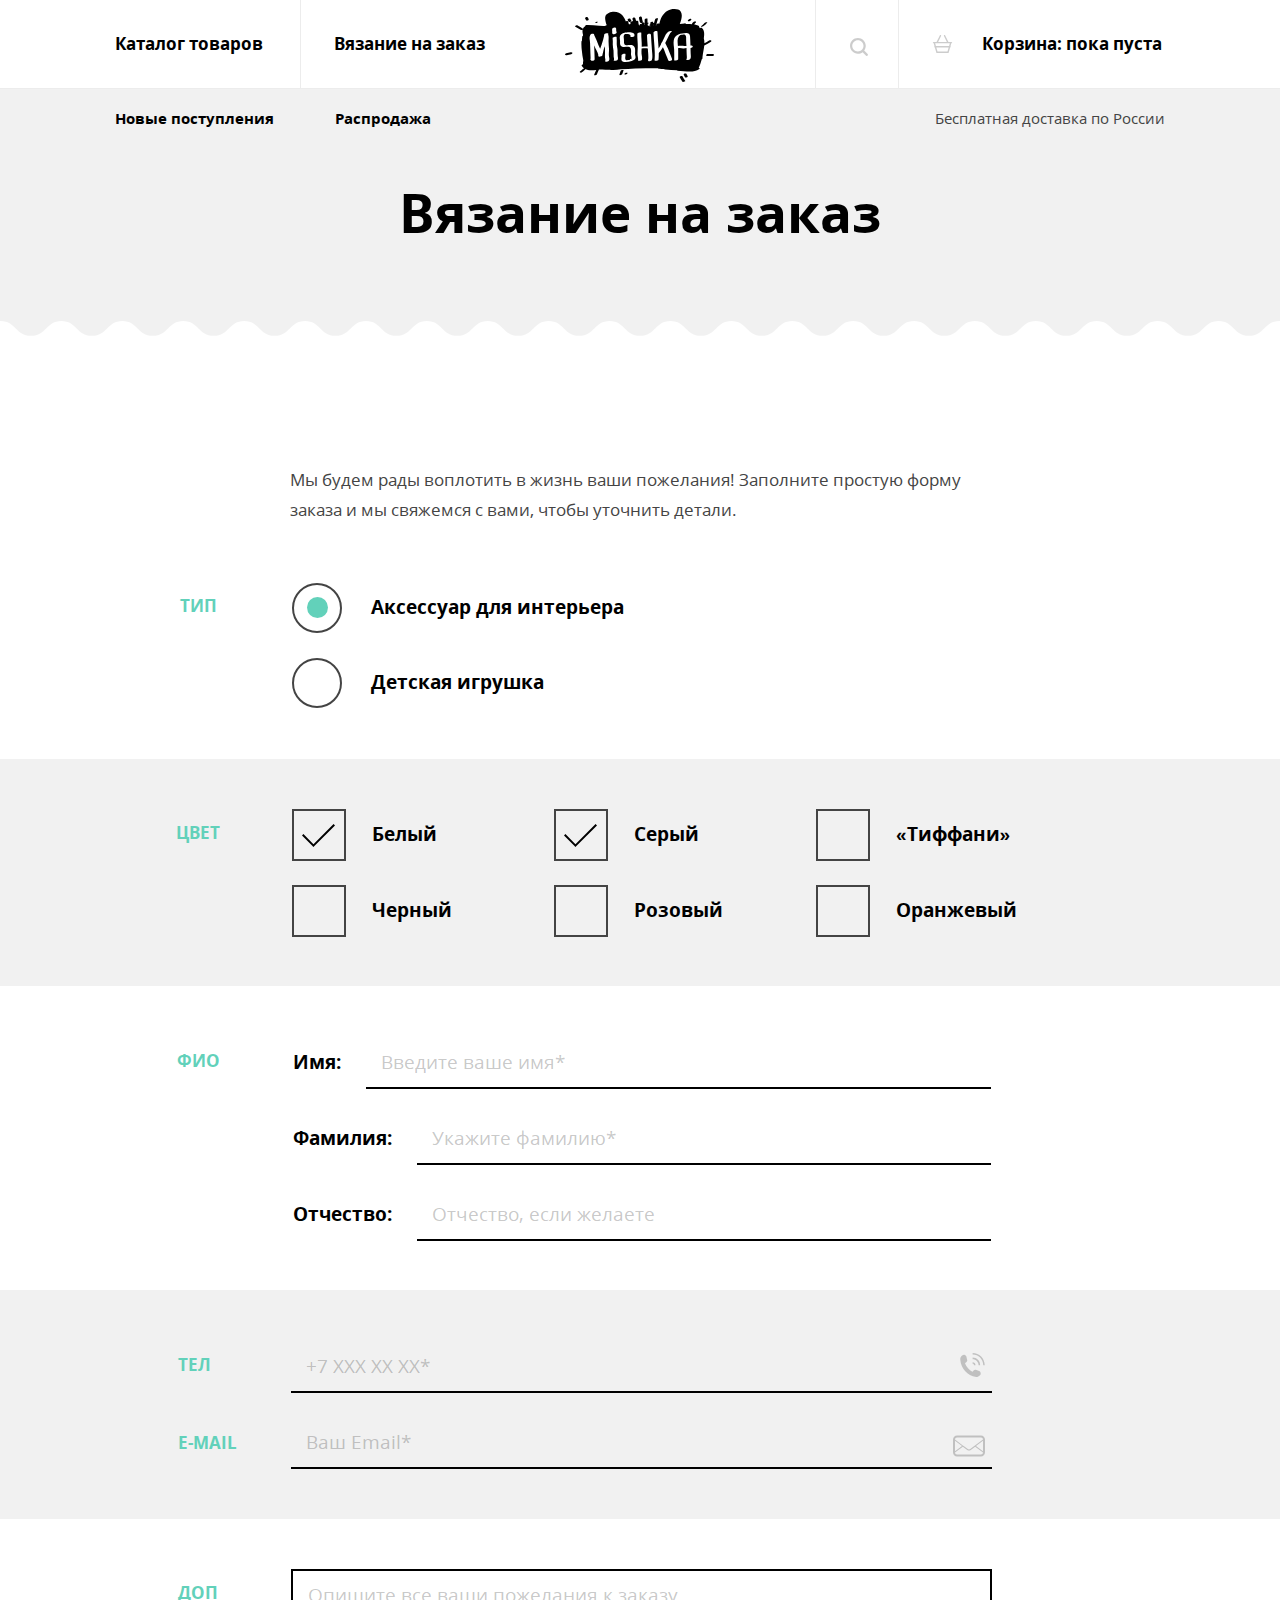
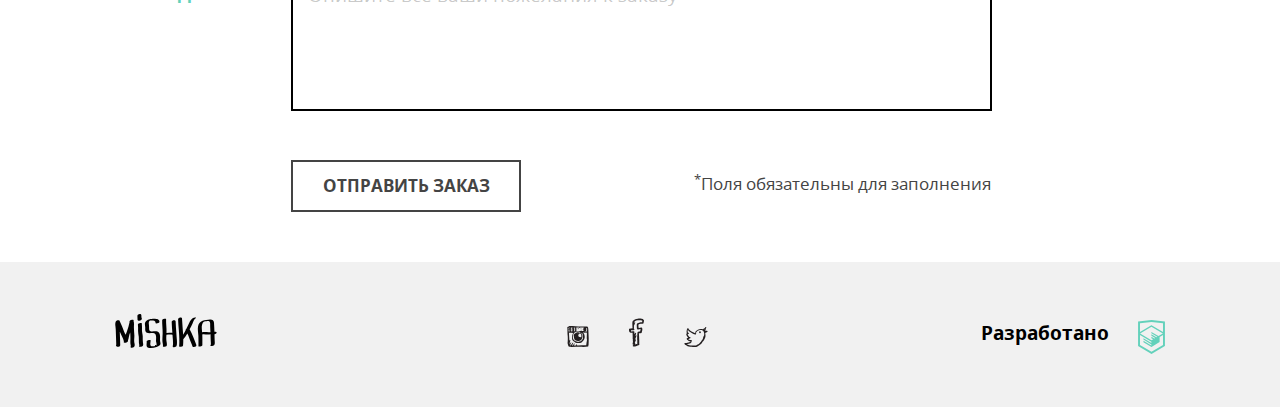
<file: form.html>
<!DOCTYPE html>
<html lang="ru">
  <head>
    <meta charset="utf-8">
    <title>HTML Academy: Мишка</title>
    <link rel="stylesheet" href="css/style.min.css">
    <link rel="preload" href="fonts/opensans.woff2" as="font">
    <link rel="preload" href="fonts/opensansbold.woff2" as="font">
    <meta name="viewport" content="width=device-width, initial-scale=1">
  </head>
  <body>
    <div class="visually-hidden">
      <svg xmlns="http://www.w3.org/2000/svg" xmlns:xlink="http://www.w3.org/1999/xlink"><symbol id="icon-cart" viewbox="264.205 370.961 20.294 18.849">
  <path d="M283.75,378.19h-3.151l-3.407-6.814c-0.185-0.37-0.634-0.52-1.006-0.335 c-0.371,0.186-0.521,0.636-0.335,1.006l3.071,6.143h-9.138l3.072-6.143c0.185-0.371,0.035-0.821-0.335-1.006 c-0.37-0.185-0.821-0.035-1.006,0.335l-3.407,6.814h-3.151c-0.414,0-0.75,0.336-0.75,0.75s0.336,0.75,0.75,0.75h0.157l0.855,2.991 c-0.187,0.137-0.316,0.347-0.316,0.595c0,0.396,0.309,0.71,0.697,0.739l1.656,5.795h12.697l1.656-5.795 c0.388-0.028,0.698-0.344,0.698-0.739c0-0.249-0.129-0.459-0.316-0.596l0.854-2.991h0.157c0.414,0,0.75-0.336,0.75-0.75 S284.164,378.19,283.75,378.19z M279.569,388.311h-10.433l-1.224-4.284h12.881L279.569,388.311z M281.222,382.526h-13.739 l-0.81-2.836h15.359L281.222,382.526z"></path>
</symbol><symbol id="icon-fb" viewbox="56.519 49.996 14.962 27.718">
  <g id="facebook">
    <g>
      <path d="M68.181,55.188c1.026,0.029,1.993,0,2.681-0.3c0.391-0.818,0.556-1.854,0.619-2.989 c-0.19-0.015-0.062-0.337-0.207-0.399c-0.029-0.202-0.278-0.195-0.309-0.398c-0.277-0.165-0.457-0.422-0.723-0.598 c-0.727-0.162-1.44-0.335-2.164-0.499c-0.849,0.044-1.895-0.103-2.58,0.1c-2.619-0.04-3.997,1.12-5.259,2.392 c-0.023,0.078-0.003,0.197-0.105,0.199c-0.574,1.587-0.125,3.621-0.204,5.581c0.099,0.436,0.107,0.958,0.204,1.395 c-0.998,0.296-2.212,0.387-3.402,0.499c-0.317,0.324-0.178,1.089-0.206,1.693c0.085,0.583,0.278,1.06,0.413,1.595 c0.211,0.193,0.596,0.396,0.825,0.498c0.065,0.029,0.071,0.082,0.103,0.1c0.506,0.268,1.451,0.008,2.268,0.1 c-0.136,1.978,0.256,3.915,0,5.68c0.007,0.327,0.295,0.382,0.208,0.798c-0.001,0.963-0.067,1.99,0.208,2.69 c-0.287,0.455-0.497,0.982-0.415,1.794c0.122,0.016,0.114,0.157,0.105,0.299c-0.075,0.47,0.643,0.175,0.515,0.698 c0.162,0.456-0.428,0.184-0.413,0.498v0.896c0.53,0.285,1.462,0.182,2.268,0.199c0.908-0.419,2.188-0.479,2.785-1.196 c0.459,0.235,0.916-0.014,1.238-0.199c-0.018-0.315,0.273-0.333,0.205-0.698c-0.004-0.328-0.173-0.496-0.103-0.896V71.83 c-0.206-2.293-0.048-4.938-0.309-7.176c0.888-0.105,1.917-0.075,2.578-0.398c0.357-0.451,0.377-1.23,0.516-1.895 c0.177-0.226,0.221-0.583,0.206-0.996c0.19-0.213,0.068-0.729,0.104-1.096c-0.141-0.595-0.168-1.3-0.825-1.39 c-0.884-0.235-2.043,0.595-2.991,0.299c0.049-1.134-0.293-2.342,0-3.388C66.761,55.609,67.461,55.39,68.181,55.188z M64.363,59.971c0.117,0.254,0.254,0.486,0.414,0.698c0.079,0.022,0.203,0.003,0.205,0.101c1.192,0.056,2.199-0.069,3.096-0.299 c0,0.998-0.271,1.733-0.518,2.492c-0.662,0.045-1.467,0.3-1.958,0.198c-0.276,0.165-0.372,0.506-0.62,0.698 c-0.049,0.441,0.142,0.495,0,0.797c-0.201,0.137-0.055,0.611-0.205,0.796v1.496c0.085,0.281-0.146,0.258-0.104,0.497v3.488 c-0.085,0.281,0.146,0.258,0.104,0.498v2.989c0.063,0.271-0.132,0.791,0.103,0.896c-0.07,0.364-0.412-0.021-0.824,0.1 c-0.528,0.122-0.926,0.369-1.548,0.4c0.117-0.353,0.32-0.622,0.311-1.097c0.049-0.381-0.365-0.312-0.516-0.49 c0.193-0.644,0.562-1.117,0.722-1.793c0.197-0.515,0.714-1.298,0.31-1.794c-0.522-0.105-0.521,0.293-0.826,0.398 c-0.022,0.077-0.002,0.196-0.103,0.199c-0.023,0.077-0.003,0.196-0.103,0.199c0.01,0.12-0.151,0.062,0,0 c0.022-0.078,0.002-0.197,0.103-0.199c0.023-0.077,0.002-0.197,0.103-0.199v-0.299c0.368-0.575,0.67-1.214,0.826-1.993 c0.191-0.28,0.283-0.656,0.412-0.997c0.156-0.262,0.34-0.869,0.104-1.195c-0.517,0.033-0.796,0.295-0.93,0.697 c-0.32-0.189,0.161-0.434,0.104-0.697c0.138-0.231,0.169-0.566,0.309-0.797c0.202-0.413,0.564-1.304,0-1.596 c-0.438-0.023-0.612,0.207-0.723,0.498c-0.214,0.191-0.43,0.383-0.516,0.698c-0.373-0.07-0.143-0.727-0.206-1.097 c-0.067-0.52,0.122-0.899,0-1.195c-0.56-0.799-2.026-0.105-3.197-0.299c-0.108-0.307-0.222-0.984-0.104-1.195 c1.045-0.088,2.479,0.201,3.197-0.199c0.024-0.078,0.003-0.197,0.104-0.199c0.094-0.723-0.271-1-0.515-1.396 c0.232-0.806,0.04-2.02,0.104-2.989c0.233-0.141,0.328-0.414,0.515-0.598c0.112-0.955,0.673-1.476,0.722-2.49 c-0.273,0.001-0.607-0.055-0.619,0.199c-0.302-0.114-0.382,0.479-0.515,0.199c-0.112-0.541,0.246-0.626,0.309-0.997 c0.599-0.418,1.212-0.82,1.856-1.195c1.741-0.244,4.648-0.449,6.086,0.198c0.051,0.616-0.287,0.854-0.207,1.496h-1.546 c-1.092,0.24-1.987,0.672-2.991,0.997c-0.24,0.066-0.276,0.331-0.516,0.398c-0.036,0.396-0.225,0.646-0.311,0.996 C64.182,57.424,64.394,58.582,64.363,59.971z"></path>
    </g>
  </g>
</symbol><symbol id="icon-insta" viewbox="53.115 53.19 21.769 21.334">
  <g id="instagram">
    <g>
      <path d="M74.881,65.336c-0.013-2.395-0.344-4.788-0.303-7.135c-0.023-0.788-0.086-1.535-0.152-2.278 c-0.105-0.3-0.111-0.699-0.152-1.062c-0.26-0.17-0.222-0.64-0.456-0.835c-0.423-0.233-1.201-0.114-1.744-0.22 c-0.657-0.026-1.254-0.115-1.899-0.153c-1.936-0.101-3.973-0.076-5.996-0.076c-2.001,0-3.954-0.145-5.695-0.379h-2.202 c-0.097,0.004-0.105,0.098-0.227,0.076c-0.599,0.034-1.077,0.188-1.595,0.303c-0.21,0.119-0.421,0.235-0.683,0.304 c-0.136,0.192-0.513,0.145-0.607,0.379c-0.186,0.212,0.185,0.451,0,0.607v0.911c0.173,0.13,0.027,0.58,0.075,0.835v0.987 c-0.017,1.281,0.134,2.397,0.076,3.72c0.467,2.762,0.374,6.537,0.076,9.413c0.155,0.579,0.363,1.105,0.455,1.746 c0.256,0.479,0.335,1.133,0.683,1.52c0.502,0.206,1.233,0.186,1.898,0.229c0.383,0.098,0.667,0.293,1.14,0.30 c2.843-0.21,5.496-0.154,8.427-0.229c2.704,0.24,5.802,0.188,8.275-0.228c0.195-0.134,0.128-0.529,0.228-0.76 c-0.056-0.385,0.207-0.449,0.228-0.759C74.862,70.157,74.895,67.763,74.881,65.336z M61.899,59.111 c0.757-0.153,1.48-0.341,2.429-0.304c0.71,0.076,1.287,0.283,1.897,0.456c0.116,0.184-0.243,0.547,0.153,0.684v0.076 c0.059,0.017,0.149,0.002,0.151,0.076c0.445,0.035,0.794,0.167,1.063,0.379c0.45,0.055,0.536,0.476,1.138,0.3 c-0.091,0.213-0.084,0.524-0.075,0.835c0.324,1.183,0.475,2.81,0.303,4.252c-0.164,0.163-0.215,0.442-0.303,0.683 c-0.311,0.322-0.481,0.785-0.836,1.062c-0.095,0.236-0.25,0.408-0.454,0.533c-0.116,0.213-0.206,0.452-0.457,0.53 c-0.298,0.163-0.577,0.011-0.834-0.076c-0.446,0.162-0.904,0.312-1.215,0.607c-0.816-0.096-1.648-0.175-2.43-0.304 c-0.242-0.139-0.487-0.273-0.835-0.305c-0.227-0.204-0.496-0.364-0.836-0.455c-0.101-0.127-0.337-0.118-0.455-0.229 c-0.198-0.029-0.229-0.227-0.456-0.229c-0.118-0.412-0.443-0.618-0.532-1.062c-0.226-0.331-0.308-0.805-0.455-1.215 c-0.043-1.434,0.091-2.692,0.379-3.796c0.346-0.591,0.779-1.094,1.138-1.67c0.249,0.021,0.365-0.09,0.38-0.304 c0.306,0.053,0.434-0.072,0.684-0.075C61.698,59.568,61.71,59.251,61.899,59.111z M60.229,56.378 c-0.117-0.263-0.066-0.691-0.075-1.062c-0.007-0.285,0.278-0.279,0.304-0.532c-0.003-0.074-0.093-0.059-0.152-0.076 c0.126-0.146,0.701-0.097,0.834,0c0.132,0.537-0.354,0.455-0.531,0.684c0.011,0.167,0.322,0.032,0.456,0.076 c0.029,0.854-0.059,1.496,0,2.202h-0.456c-0.007,0.234,0.229,0.226,0.456,0.228c-0.059,0.286,0.092,0.363,0.075,0.607 c-0.226,0.153-0.716,0.042-1.062,0.075C59.975,57.986,60.313,57.205,60.229,56.378z M59.546,54.784 c0.088-0.013,0.134,0.016,0.151,0.076c0.179,0.253,0.01,0.683-0.076,0.911C59.448,55.592,59.595,55.089,59.546,54.784z M59.698,56.606c-0.132-0.069-0.168-0.237-0.152-0.456C59.678,56.221,59.713,56.388,59.698,56.606z M59.698,57.973 c-0.058,0.139-0.082-0.045-0.076-0.152C59.68,57.682,59.703,57.866,59.698,57.973z M59.546,58.201 c0.175-0.024,0.084,0.219,0.228,0.227c-0.009,0.193-0.283,0.179-0.38,0.077C59.433,58.393,59.507,58.312,59.546,58.201z M57.192,56.985c0.006-0.108,0.013-0.214-0.076-0.228c-0.073-0.733,0.13-1.415,0-1.973c0.25-0.155,0.769-0.042,1.139-0.077v1.139 c-0.088,0.064-0.203,0.101-0.379,0.077c-0.054,0.28,0.324,0.131,0.379,0.304c0.008,0.853-0.056,1.777,0.152,2.429 c-0.565-0.059-0.906,0.107-1.442,0.076c0.097-0.612-0.019-1.435,0.531-1.594C57.484,56.997,57.239,57.091,57.192,56.985z M56.661,56.985c-0.204,0.021-0.217-0.534-0.077-0.607C56.912,56.384,56.833,56.879,56.661,56.985z M56.509,57.973 c0.077-0.312,0.034-0.304,0.075-0.683C56.812,57.303,56.844,58.06,56.509,57.973z M56.737,55.923 c-0.263,0.054-0.273-0.266-0.153-0.38C56.847,55.49,56.856,55.81,56.737,55.923z M56.737,54.784 c0.033,0.159-0.052,0.201-0.076,0.304c-0.176,0.023-0.084-0.219-0.229-0.229C56.457,54.757,56.623,54.797,56.737,54.784z M56.509,58.505c0.148-0.031,0.11,0.345-0.076,0.227C56.473,58.67,56.512,58.608,56.509,58.505z M55.825,54.784 c0.029,0.259-0.438,0.32-0.379,0H55.825z M54.838,54.86c-0.034,0.219-0.326,0.179-0.379,0.379 C54.245,55.069,54.543,54.771,54.838,54.86z M54.383,55.619c0.226-0.205,0.451-0.41,0.684-0.607 c-0.021-0.123,0.071-0.131,0.076-0.228h0.229c0.102,0.381-0.261,0.296-0.305,0.531c0.021,0.122-0.072,0.131-0.075,0.227 c0.02,0.335,0.121,0.588,0.075,0.988c-0.27,0.008-0.276,0.28-0.607,0.227C54.482,56.329,54.325,56.083,54.383,55.619z M54.459,58.884V57.29c0.195-0.185,0.396-0.364,0.607-0.532c0.295,0.489,0.179,1.392,0.455,1.897 C55.246,58.812,54.771,58.766,54.459,58.884z M72.68,69.968c-0.109,0.954-0.158,1.968-0.379,2.809 c-2.89,0.123-6.02,0.005-8.883,0.153c-0.199,0.045-0.273-0.031-0.229-0.229c-0.253,0-0.258,0.247-0.531,0.229 c0.201-0.336,0.438-0.898,0.151-1.291c-0.797,0.013-0.797,0.821-1.138,1.291c-0.686-0.053-1.137,0.127-1.823,0.075 c0.18-0.705,0.75-1.021,0.911-1.745c-0.395-0.55-0.989,0.138-1.214,0.455c-0.204,0.48-0.557,0.81-0.76,1.29H57.8 c0.238-0.469,0.489-0.926,0.759-1.366c0.171-0.512,0.625-0.741,0.683-1.367c-0.157-0.28-0.42-0.029-0.683,0 c-0.123,0.182-0.272,0.335-0.38,0.531c-0.232,0.376-0.501,0.714-0.684,1.14c-0.181,0.208-0.335,0.003-0.53,0.227 c-0.389,0.271-0.581,0.736-0.988,0.987c-0.174-0.06,0.039-0.356,0.153-0.38c0.045-0.181-0.096-0.55,0.075-0.607 c0.063-0.366,0.212-0.647,0.379-0.91c0.119-0.742,0.521-1.199,0.684-1.898c-0.559,0.099-0.674,0.643-0.988,0.987 c-0.212,0.445-0.542,0.772-0.683,1.291c-0.174-0.131-0.028-0.58-0.076-0.836c0.122-0.586,0.298-1.119,0.38-1.746 c0.133-0.22,0.173-0.535,0.228-0.834c0.168-0.209,0.046-0.61-0.077-0.761c-0.226,0.027-0.374,0.133-0.455,0.304 c-0.192-0.032-0.193,0.506-0.304,0.304c-0.045-2.587-0.451-4.812-0.456-7.438c0.026-0.331-0.183-0.424-0.228-0.685 c1.629,0.028,3.121,0.091,4.783,0.229c-0.089,0.139-0.199,0.257-0.304,0.379c-0.144,0.07-0.226,0.173-0.378,0.304 c-0.604,1.653-0.975,3.984-0.607,6.15c0.229,0.58,0.589,1.029,0.986,1.441c0.907,0.485,1.635,1.149,2.506,1.671 c1.701,0.361,3.84,0.369,5.541,0c0.236-0.12,0.484-0.226,0.685-0.38c1.364-1.242,2.753-2.459,2.961-4.859v-1.367 c-0.197-1.598-0.688-2.905-1.747-3.644c0.331-0.22,1.099,0.043,1.67,0.076c0.223,0.013,0.447,0.014,0.684,0 c0.408-0.024,0.928-0.055,1.443,0c0.144,0.187,0.113,0.544,0.228,0.76c-0.062,1.684-0.192,3.3-0.152,5.087 c0.103,0.454,0.127,0.986,0.229,1.441C73.046,68.209,72.9,69.126,72.68,69.968z M73.059,58.808 c-0.639-0.12-1.232-0.284-1.897-0.379c0.072-0.333,0.799-0.01,0.987-0.228c0.385-0.223,0.295-0.92,0.304-1.51 c0.032-0.348,0.114-0.644,0.076-1.063c-0.401-0.951-1.783-0.421-2.886-0.455c-0.225,0.718-0.47,1.8-0.304,2.657 c0.169,0.49,1.024,0.292,1.519,0.456c-0.14,0.332-0.688,0.057-0.987,0.076c-0.296-0.083-0.707-0.052-0.986-0.151 c-2.285,0.078-4.284,0.004-6.529,0.151c0.117-1.248,0.063-2.465-0.076-3.645h3.112c-0.344,0.364-0.912,0.507-1.29,0.835 c-0.44,0.244-0.861,0.505-1.139,0.911c0.249,0.134,0.535-0.245,0.759-0.379c0.355-0.074,0.479-0.381,0.835-0.455 c0.423-0.438,1.096-0.625,1.67-0.912c0.378-0.022,0.697,0.013,0.987,0.077c1.283,0.007,2.456,0.126,3.796,0.076 c0.614,0.145,1.45,0.069,1.974,0.304c0.107,0.298,0.231,0.579,0.305,0.911C73.297,57.071,73.14,57.901,73.059,58.808z M67.214,55.088C67.324,55.041,67.205,54.996,67.214,55.088L67.214,55.088z M67.214,55.088c-0.529,0.154-1.019,0.348-1.367,0.682 C66.331,55.572,66.906,55.464,67.214,55.088z M68.276,55.695C68.387,55.648,68.269,55.604,68.276,55.695L68.276,55.695z M66.53,56.606c0.727-0.158,1.181-0.591,1.746-0.911c-0.437,0.019-0.592,0.32-0.987,0.379 C67.074,56.291,66.689,56.334,66.53,56.606z M65.847,55.771C65.736,55.818,65.854,55.863,65.847,55.771L65.847,55.771z M65.164,56.378C65.274,56.332,65.156,56.286,65.164,56.378L65.164,56.378z M65.089,56.454c0.063,0.014,0.07-0.03,0.075-0.076 C65.1,56.364,65.092,56.408,65.089,56.454z M65.012,56.53c0.064,0.014,0.072-0.03,0.077-0.076 C65.022,56.441,65.017,56.483,65.012,56.53z M64.178,57.138c0.346-0.134,0.613-0.348,0.834-0.607 C64.664,56.664,64.397,56.878,64.178,57.138z M66.454,58.125c0.533-0.049,0.749-0.416,1.215-0.531 c0.284-0.298,0.784-0.381,0.987-0.76c-0.56,0.023-0.766,0.399-1.216,0.531C67.156,57.662,66.689,57.778,66.454,58.125z M64.178,57.138C63.861,57.064,64.162,57.365,64.178,57.138L64.178,57.138z M63.645,57.517c0.021,0.021,0.115-0.037,0.076-0.077 C63.7,57.42,63.605,57.478,63.645,57.517z M66.454,58.125C66.344,58.172,66.461,58.216,66.454,58.125L66.454,58.125z M65.314,59.946c-0.223-0.231-0.676-0.233-0.986-0.379c-0.697-0.038-1.223,0.093-1.746,0.229c-0.304,0.151-0.607,0.304-0.91,0.454 c-0.266,0.166-0.444,0.417-0.76,0.532c-0.205,0.225-0.352,0.51-0.684,0.607c-0.004,0.223-0.173,0.281-0.304,0.379 c-0.089,0.115-0.094,0.312-0.227,0.381c-0.007,0.12,0.036,0.29-0.076,0.303c0.108,1.512,0.291,2.948,0.683,4.177 c0.287,0.623,0.975,0.846,1.442,1.29c0.589,0.297,1.328,0.444,2.126,0.531c0.277-0.052,0.553-0.105,0.911-0.076 c1.209-0.209,2.098-0.736,2.81-1.441c0.1-0.281,0.252-0.508,0.455-0.684c-0.254-0.671,0.293-1.098,0.455-1.59 c0.002-1.344-0.201-2.48-0.607-3.415c-0.256-0.579-0.92-0.751-1.366-1.139c-0.059-0.018-0.15-0.003-0.151-0.077 C66.11,59.892,65.646,59.789,65.314,59.946z M61.899,64.273c-0.113-0.063-0.109-0.244-0.152-0.379 C62.003,63.816,61.865,64.131,61.899,64.273z M61.975,64.578c0.041-0.117,0.079-0.006,0.076,0.075 C62.011,64.771,61.972,64.658,61.975,64.578z M62.431,62.527c0.015-0.086,0.075-0.042,0.075,0 C62.492,62.614,62.431,62.57,62.431,62.527z M64.101,60.402c-0.203,0.258,0.041,0.576,0.077,0.836 C63.873,61.199,63.604,60.351,64.101,60.402z M64.48,64.35c-0.04-0.038,0.055-0.097,0.076-0.076 C64.596,64.312,64.502,64.371,64.48,64.35z M65.239,67.234c0.034-0.109,0.066,0.008,0.152,0 C65.373,67.331,65.241,67.311,65.239,67.234z M67.44,64.653c-0.233-0.057-0.145,0.208-0.379,0.152 c0.069-0.159,0.118-0.338,0.229-0.455C67.424,64.369,67.462,64.48,67.44,64.653z M66.303,60.857 c0.211,0.119,0.441,0.217,0.606,0.381c0.085,0.219,0.243,0.363,0.38,0.529c0.058,0.778,0.179,1.492,0.151,2.354 c-0.257,0.099-0.438,0.271-0.683,0.381c-0.78-0.006-1.358-0.212-1.897-0.456c-0.171-0.259-0.355-0.505-0.532-0.759v-1.062 c0.17-0.185,0.319-0.391,0.456-0.607c0.228-0.127,0.508-0.201,0.454-0.607c-0.038-0.062-0.078-0.124-0.075-0.229 c0.158,0.045,0.245,0.159,0.379,0.229C65.865,61.028,65.952,60.811,66.303,60.857z"></path>
      </g>
    </g>
  </symbol><symbol id="icon-mail" viewbox="0 0 32 21">
  <path id="mail" d="M28,5H4C1.791,5,0,6.792,0,9v13c0,2.209,1.791,4,4,4h24c2.209,0,4-1.791,4-4V9 C32,6.792,30.209,5,28,5z M2,10.25l6.999,5.25L2,20.75V10.25z M30,22c0,1.104-0.898,2-2,2H4c-1.103,0-2-0.896-2-2l7.832-5.875 l4.368,3.277c0.533,0.397,1.166,0.6,1.8,0.6c0.633,0,1.266-0.201,1.799-0.6l4.369-3.277L30,22L30,22z M30,20.75l-7-5.25l7-5.25 V20.75z M17.199,18.602c-0.35,0.263-0.763,0.4-1.199,0.4s-0.851-0.139-1.2-0.4L10.665,15.5l-0.833-0.625L2,9.001V9 c0-1.103,0.897-2,2-2h24c1.102,0,2,0.897,2,2L17.199,18.602z"></path>
</symbol><symbol id="icon-phone" viewbox="0 0 24.829 24.333">
  <g>
    <g id="UrwUhy_2_">
      <g>
        <path d="M17.321,24.333c-0.371,0-0.744,0-1.115,0c-4.904-0.58-8.497-2.857-11.11-5.772C2.473,15.637,0.402,11.875,0,6.817 c0-0.453,0-0.906,0-1.358c0.091-0.921,0.544-1.55,1.067-2.086c0.65-0.666,1.63-1.522,2.522-1.553 c0.659-0.022,1.78,0.451,2.232,1.066c0.388,0.53,0.595,1.59,0.775,2.378c0.185,0.797,0.6,1.95,0.485,2.717 C6.905,9.177,5.317,9.684,4.85,10.553c1.551,3.721,4.089,6.456,7.472,8.345c0.847-0.465,1.595-1.864,2.767-1.892 c0.428-0.012,0.972,0.209,1.406,0.34c0.477,0.143,0.891,0.326,1.311,0.484c0.705,0.266,1.957,0.621,2.378,1.213 c0.433,0.61,0.681,1.608,0.581,2.231C20.571,22.508,18.538,23.877,17.321,24.333z"></path>
      </g>
    </g>
    <path d="M12.529,1.528c5.949,0,10.771,4.822,10.771,10.771h1.529C24.829,5.507,19.323,0,12.529,0V1.528z"></path>
    <path d="M12.529,9.327v1.552c0.785,0,1.421,0.636,1.421,1.42h1.553C15.502,10.657,14.172,9.327,12.529,9.327z"></path>
    <path d="M12.529,6.246c3.345,0,6.056,2.71,6.056,6.054h1.588c0-4.22-3.422-7.641-7.644-7.641V6.246z"></path>
  </g>
</symbol><symbol id="icon-search" viewbox="-0.8 -0.8 17.6 17.6">
  <path d="M16.47,14.93l-3.415-3.415C14.02,10.226,14.6,8.634,14.6,6.899c0-4.253-3.447-7.699-7.7-7.699 S-0.8,2.646-0.8,6.899s3.446,7.7,7.699,7.7c1.734,0,3.326-0.58,4.613-1.546l3.417,3.416c0.203,0.202,0.418,0.33,0.771,0.33 c0.607,0,1.1-0.492,1.1-1.1C16.8,15.459,16.739,15.2,16.47,14.93z M1.399,6.899c0-3.038,2.462-5.5,5.5-5.5s5.5,2.462,5.5,5.5 s-2.462,5.5-5.5,5.5S1.399,9.938,1.399,6.899z"></path>
</symbol><symbol id="icon-twitter" viewbox="52.253 53.771 23.494 20.168">
  <g id="twitter">
    <g>
      <path d="M75.706,57.855c-0.227-0.366-0.909-0.277-1.407-0.371h-1.112c0.142-0.353,0.343-0.646,0.52-0.963 c0.056-0.438,0.254-0.734,0.223-1.26c0.129-0.167,0.176-0.417,0.296-0.593c0.104-0.144,0.242-0.477,0.074-0.667 c-0.051-0.221-0.295-0.249-0.593-0.222c-0.088,0.036-0.169,0.079-0.222,0.148c-0.448,0.433-0.778,1.014-1.261,1.408 c-0.009,0.008-0.062,0-0.074,0c-0.087,0.005-0.033,0.046-0.075,0.074c-0.146,0.098-0.257,0.152-0.369,0.223 c-0.284,0.176-0.547,0.445-0.891,0.519c-0.529-0.211-1.156-0.326-1.852-0.37c-1.157,0.102-2.303,0.215-3.038,0.741 c-0.911,0.35-1.477,1.042-2.149,1.63c-0.049,0.32-0.342,0.398-0.37,0.741c-0.005,0.045-0.012,0.088-0.073,0.074 c0.043,0.241-0.051,0.345-0.074,0.519c-0.001,0.133,0.199,0.431,0,0.52c-0.822-0.12-1.485-0.63-2.149-0.964 c-0.718-0.36-1.468-0.604-2.074-1.111c-0.716-0.322-1.26-0.816-1.778-1.334c-0.208-0.312-0.542-0.496-0.667-0.89 c-0.379-0.164-0.175-0.912-0.741-0.889c-0.315-0.043-0.345,0.199-0.444,0.37c-0.07,0.227-0.361,0.232-0.371,0.519 c-0.004,0.046-0.011,0.088-0.074,0.075c-0.17,1.089-0.527,1.992-0.519,3.26c0.129,0.415,0.35,0.738,0.593,1.038 c-0.418,0.051-0.716,0.222-0.89,0.519c-0.06,1.073,0.378,1.647,0.742,2.297c0.134,0.384,0.352,0.685,0.593,0.963 c0.017,0.229,0.206,0.288,0.296,0.445c0.019,0.105,0.123,0.125,0.149,0.223c-0.04,0.105,0.289,0.18,0.073,0.221 c-0.413,0.131-1.016,0.07-1.259,0.371c-0.109,0.279-0.109,0.833,0,1.111c0.034,0.237,0.282,0.262,0.296,0.519 c0.499,0.417,1.082,0.747,1.631,1.112c0.574,0.166,1.211,0.271,1.852,0.37c-0.102,0.343-0.338,0.551-0.593,0.741 c-0.78,0.381-1.849,0.474-2.742,0.74c-0.555,0.038-0.956,0.23-1.556,0.223c-0.333,0.127-0.854,0.075-1.112,0.223 c-0.122,0.068-0.102,0.096-0.222,0.221c-0.134,0.412,0.111,0.74,0.444,0.89c-0.005,0.253,0.219,0.276,0.371,0.371 c0.089,0.183,0.254,0.29,0.445,0.37c0.544,0.468,1.268,0.759,1.927,1.112c0.83,0.183,1.648,0.376,2.52,0.519 c0.896,0.116,1.901,0.124,2.816,0.222h0.963c0.511,0.132,1.23,0.054,1.853,0.074c0.095-0.102,0.322-0.073,0.519-0.074 c0.522-0.269,1.196-0.385,1.631-0.74c0.574-0.241,0.989-0.642,1.557-0.89c0.866-0.765,1.937-1.324,2.519-2.37 c0.205-0.189,0.351-0.438,0.445-0.74c0.265-0.156,0.385-0.454,0.593-0.667c0.404-0.41,0.706-0.924,1.037-1.40 c0.319-0.496,0.576-1.054,0.89-1.556c-0.01-0.405,0.306-0.484,0.296-0.89c0.193-0.226,0.177-0.662,0.371-0.88 c-0.033-0.255,0.029-0.415,0.074-0.594c0.047-1.281-0.047-2.422-0.297-3.407c0.588-0.155,1.181-0.302,1.631-0.593 C75.418,58.93,75.891,58.533,75.706,57.855z M72.298,61.931c-0.153,0.859-0.615,1.41-1.038,2.001 c0.059,0.379-0.104,0.538-0.073,0.889c-0.158,0.312-0.287,0.652-0.371,1.037c-0.203,0.267-0.332,0.606-0.519,0.89 c-0.366,0.548-0.777,1.051-1.186,1.557c-0.378,0.56-0.912,0.965-1.334,1.481c-0.42,0.493-0.942,0.885-1.407,1.334 c-0.474,0.17-0.89,0.396-1.26,0.667c-0.232,0.09-0.463,0.18-0.667,0.296c-0.177,0.146-0.499,0.145-0.668,0.29 c-1.086,0.147-2.3,0.17-3.555,0.148c-1.031-0.105-2.115-0.159-3.039-0.371c-0.922-0.189-1.511-0.712-2.297-1.037 c0.153-0.242,0.634-0.154,0.963-0.222c0.031-0.166,0.394-0.003,0.444-0.149c0.257,0.06,0.285-0.109,0.52-0.07 c0.563-0.201,1.23-0.302,1.705-0.593c0.282-0.138,0.406-0.434,0.667-0.593c0.033-0.189,0.104-0.341,0.222-0.444 c0.047-0.275,0.201-0.441,0.148-0.815c0.111-0.21,0.299-0.343,0.296-0.667c-0.074-0.147-0.128-0.316-0.296-0.371 c-0.026-0.196-0.377-0.067-0.444-0.222c-0.255,0.032-0.416-0.029-0.593-0.075c-0.154-0.043-0.487,0.092-0.519-0.073 c-0.842-0.023-1.3-0.43-1.853-0.74c0.431-0.262,1.032-0.353,1.333-0.742c0.516-0.076,1.058-0.129,1.112-0.666 c0-0.717-0.771-0.661-1.333-0.815c-0.773-0.66-1.194-1.672-1.779-2.52c0.238-0.157,0.564-0.226,0.741-0.444 c0.454,0.058,0.54-0.251,0.667-0.52c0.019-0.488-0.333-0.605-0.593-0.815c-0.259-0.21-0.475-0.462-0.667-0.74 c-0.003-0.818-0.021-1.652,0.074-2.372c0.063-0.014,0.07,0.029,0.074,0.074c0.227,0.441,0.559,0.775,0.815,1.186 c0.532,0.357,0.925,0.853,1.556,1.112c0.452,0.413,1.108,0.621,1.557,1.038c0.601,0.263,1.158,0.57,1.704,0.889 c0.669,0.194,1.056,0.673,2.001,0.593c0.198-0.098,0.394-0.199,0.593-0.297c0.258-0.456-0.059-1.079,0.147-1.63 c0.255-0.659,0.797-1.031,1.26-1.481c0.29-0.155,0.555-0.335,0.815-0.519c0.347-0.098,0.675-0.216,0.964-0.37 c0.376-0.019,0.713-0.077,1.037-0.148h1.26c0.244,0.052,0.475,0.119,0.74,0.148c0.209,0.137,0.38,0.313,0.666,0.371 c0.789,0.693,1.271,1.696,1.409,3.039C72.175,60.934,72.35,61.323,72.298,61.931z M72.594,56.299 c-0.129,0.34-0.23,0.707-0.593,0.815c-0.017-0.105-0.122-0.125-0.147-0.222c-0.012-0.209,0.209-0.186,0.296-0.296 C72.312,56.511,72.395,56.348,72.594,56.299C72.587,56.209,72.702,56.253,72.594,56.299z M67.11,59.337 c0.163,0.135,0.284,0.31,0.519,0.371c0.101,0.221,0.314,0.327,0.594,0.37c0.047-0.15,0.346-0.049,0.37-0.222 c0.174-0.023,0.166-0.229,0.296-0.297c-0.018-0.55-0.129-1.006-0.37-1.333C67.761,57.803,66.843,58.265,67.11,59.337z"></path>
    </g>
  </g>
</symbol><symbol id="logo-footer" viewbox="0 0 101.615 34.056">
  <g>
    <path d="M19.135,21.495c-0.083-2.683-0.51-5.347-0.475-8.035c0.028-2.174,0.389-4.41-0.36-6.495 c0.047-0.237,0.096-0.473,0.14-0.711c0.193-1.045-3.271-0.492-3.813,0.464c-0.343,0.28-0.519,0.615-0.375,0.957 c0.037,0.086,0.069,0.174,0.102,0.261c-0.656,3.204-1.57,6.306-2.621,9.412c-0.402,1.188-0.888,2.349-1.298,3.533 c-0.582-1.104-1.169-2.194-1.643-3.377C7.418,14.071,6.18,10.602,4.505,7.298C4.695,5.77,1.301,5.93,0.632,7.33 c-0.809,1.694-0.705,3.403-0.438,5.214c0.3,2.042,0.353,4.05,0.377,6.111c0.047,3.976,0.358,7.943,0.417,11.919 c-0.354,0.395-0.461,0.881-0.091,1.375c0.162,0.216,0.361,0.382,0.571,0.549c0.904,0.724,3.5,0.107,3.496-1.271 c-0.014-4.123-0.312-8.238-0.42-12.358c-0.011-0.404-0.018-0.807-0.024-1.21c0.057,0.145,0.114,0.29,0.171,0.434 c0.64,1.604,1.31,3.163,2.185,4.654c0.868,1.478,1.303,3.064,1.803,4.677c-0.189,0.217-0.303,0.462-0.233,0.708 c-0.039,0.18,0.07,0.292,0.251,0.36c0.639,0.548,1.841,0.274,2.509-0.007c0.287-0.121,0.561-0.261,0.826-0.424 c0.345-0.212,0.883-0.679,0.729-1.159c-0.03-0.093-0.058-0.186-0.087-0.279c0.47-1.27,0.709-2.589,0.965-3.93 c0.272-1.428,0.782-2.78,1.295-4.133c0.052,0.619,0.106,1.238,0.156,1.855c0.204,2.554,0.033,5.072,0.007,7.626 c-0.008,0.847,0.054,1.633,0.219,2.461c0.068,0.343,0.367,1.808,0.281,1.887c-0.611,0.564-0.433,1.257,0.385,1.437 c0.915,0.201,2.081-0.105,2.77-0.742c1.198-1.106,0.632-2.845,0.361-4.241C18.661,26.501,19.208,23.879,19.135,21.495z"></path>
    <path d="M27.499,22.17c-0.074-1.988-0.765-3.862-0.774-5.872c-0.011-2.305,0.181-4.593-0.155-6.886 c-0.106-0.725-4.056,0.1-3.917,1.05c0.309,2.11,0.197,4.229,0.159,6.354c-0.037,2.044,0.468,3.898,0.73,5.904 c0.269,2.054-0.084,4.157,0.149,6.213c0.109,0.962,0.75,2.743,0.089,3.58c-0.42,0.532,1.469,0.342,1.553,0.326 c0.769-0.142,1.793-0.392,2.304-1.038c0.653-0.828,0.196-2.426,0.053-3.357C27.374,26.385,27.576,24.249,27.499,22.17z"></path>
    <path d="M43.828,18.851c-2.062-2.784-5.889-0.78-8.561-1.54c-1.377-0.392-1.395-2.271-1.392-3.396 c0.004-1.426-0.114-2.732-0.273-4.146c-0.119-1.052-0.024-2.121,0.746-2.904c0.142-0.144,0.859-0.336,0.81-0.339 c0.354-0.061,0.676-0.076,1.067-0.093c1.549-0.066,4.613,0.232,4.019,2.483c-0.266,1.01,3.596,0.431,3.877-0.637 c1.213-4.598-7.284-3.714-9.686-3.078C32.225,5.789,29.787,7.047,29.66,9.6c-0.061,1.219,0.273,2.379,0.325,3.587 c0.061,1.39-0.198,2.776,0.289,4.118c1.082,2.982,5.52,1.576,7.778,1.745c3.845,0.287,2.697,5.469,2.748,7.883 c0.027,1.288,1.181,3.429,0.211,4.507c-0.595,0.662-1.982,0.699-2.792,0.768c-0.813,0.068-2.201,0.312-2.742-0.461 c-0.993-1.418,0.091-3.799-0.121-5.425c-0.121-0.924-4.066-0.095-3.917,1.05c0.342,2.627-1.399,6.145,2.402,6.596 c2.441,0.289,5.191-0.161,7.5-0.928c1.196-0.396,2.307-0.942,3.243-1.793c1.035-0.941,0.694-2.348,0.417-3.547 C44.324,24.782,45.732,21.421,43.828,18.851z"></path>
    <path d="M61.155,18.662c-0.122-3.777-0.69-7.513-0.706-11.297c-0.008-1.971-3.963-1.305-3.957,0.343 c0.015,3.608,0.497,7.167,0.682,10.764c0.004,0.074,0.008,0.147,0.013,0.221c-1.949-0.018-3.899,0.177-5.853,0.246 c0.201-4.633-0.611-9.227-0.435-13.857c0.022-0.582-3.874-0.09-3.917,1.049c-0.171,4.475,0.587,8.915,0.453,13.392 c-0.064,2.136-0.245,4.264-0.259,6.402c-0.007,1.095,0.171,2.183,0.329,3.263c0.146,0.999,0.484,2.331,0.182,3.318 c-0.237,0.772,3.561,0.29,3.862-0.694c0.544-1.778-0.222-4.039-0.405-5.839c-0.175-1.725-0.039-3.499,0.083-5.248 c2.03-0.13,4.059-0.297,6.08-0.012c0.09,1.378,0.196,2.754,0.322,4.134c0.105,1.157,0.179,2.313,0.196,3.475 c0.015,1.019,0.142,2.496-0.221,3.461c-0.773,2.057,3.15,1.889,3.723,0.364c0.703-1.87,0.502-4.199,0.383-6.164 C61.562,23.54,61.233,21.109,61.155,18.662z"></path>
    <path d="M78.087,23.136c-0.939-2.758-2.373-5.177-3.616-7.797c1.001-1.949,2.018-3.898,2.932-5.888 c0.831-1.808,1.446-3.819,3.08-5.092c0.574-0.447,0.55-0.896-0.255-0.951c-0.875-0.061-2.064,0.192-2.77,0.742 c-1.485,1.158-2.427,2.563-3.201,4.268c-0.932,2.051-1.896,4.063-2.914,6.075c-0.074,0.147-0.149,0.295-0.224,0.443 c-0.49,0.315-0.785,0.762-0.639,1.266c-0.792,1.563-1.6,3.117-2.499,4.61c-0.299-5.534-0.955-11.061-1.15-16.6 c-0.045-1.27-3.971-0.479-3.917,1.049c0.243,6.868,1.219,13.719,1.286,20.587c-0.016,0.017-0.031,0.034-0.047,0.051 c-0.301,0.308-0.19,0.494,0.051,0.602c0.002,1.75-0.059,3.501-0.209,5.254c-0.472,0.745,0.463,1.139,1.084,1.139 c0.032,0,0.064,0,0.096,0c0.739,0,2.626-0.35,2.718-1.364c0.191-2.1,0.251-4.196,0.232-6.291c1.59-1.715,2.89-3.63,4.055-5.635 c0.759,1.48,1.482,2.972,1.989,4.582c0.861,2.741,2.299,5.261,3.131,8.014c0.544,1.806,4.457,0.738,3.917-1.049 C80.388,28.398,79.013,25.854,78.087,23.136z"></path>
    <path d="M101.59,18.501c-0.21-0.832-1.372-0.849-2.271-0.77c-0.012-0.335-0.02-0.671-0.036-1.006 c-0.125-2.661-0.165-5.379-0.392-8.032c-0.209-2.458-1.585-3.337-3.972-3.247c-2.416,0.092-5.229,0.527-7.482,1.403 c-2.607,1.014-4.058,2.935-4.559,5.681c-0.549,3.014,0.24,6.219,0.373,9.246c0.154,3.503,0.066,7.014,0.062,10.519 c0,0.573,3.916,0.031,3.917-1.049c0.003-2.776,0.042-5.551,0-8.327c-0.013-0.818-0.051-1.632-0.102-2.444 c1.369-0.593,3.687,0.012,5.05,0.141c1.107,0.104,2.169-0.166,3.244-0.292c0.021,2.312,0.107,4.635,0.202,6.944 c0.049,1.184,0.477,3.53-0.354,4.511c-0.437,0.516,1.48,0.343,1.555,0.33c0.793-0.146,1.761-0.401,2.303-1.041 c0.949-1.12,0.456-3.79,0.401-5.126c-0.078-1.91-0.102-3.824-0.141-5.737C100.542,20.058,101.805,19.351,101.59,18.501z M86.972,18.351c-0.103-1.245-0.217-2.49-0.303-3.743c-0.16-2.331,0.117-5.583,2.29-6.999c0.58-0.379,1.675-0.315,2.354-0.438 c0.97-0.176,1.956-0.389,2.829,0.19c1.21,0.802,0.912,3.657,0.911,4.869c-0.003,2.005,0.207,4.001,0.31,6.003 c-0.552,0.055-1.111,0.089-1.683,0.076C91.394,18.256,89.136,17.896,86.972,18.351z"></path>
    <path d="M24.108,6.7c0.521-0.05,1.045-0.226,1.477-0.524c0.085-0.072,0.171-0.144,0.256-0.216c0.52-0.335,0.972-0.827,0.728-1.361 c-0.504-1.105-0.423-2.231-0.416-3.414c0.006-0.958-0.963-1.246-1.781-1.174c-0.723,0.063-2.168,0.581-2.175,1.52 c-0.006,0.993-0.071,2.016,0.109,2.992c-0.047,0.113-0.074,0.239-0.104,0.355c-0.055,0.212,0.016,0.42,0.142,0.59 c0,0.045,0.002,0.089,0.002,0.134c0.005,0.112,0.01,0.224,0.015,0.335c0.073,0.232,0.216,0.409,0.429,0.53 C23.178,6.7,23.668,6.742,24.108,6.7z"></path>
  </g>
</symbol><symbol id="logo-htmlacademy" viewbox="0 0 26.943 34.09">
  <path d="M13.62,0.017L13.472,0L0,1.412v24.661l13.473,8.017l13.43-7.99l0.042-0.025V1.412L13.62,0.017z M25.019,12.127L13.495,5.334 L13.494,5.23l-0.087,0.05l-0.088-0.056v0.109L1.925,12.118V3.147l11.548-1.212l11.547,1.212V12.127z M13.405,6.787L24.923,13.5 l-4.479,2.64l-7.093-4.221l-0.014,1.415l5.904,3.513l-0.86,0.507l-5.03-2.992l-0.014,1.415l3.827,2.275l-0.782,0.523l-3.031-1.787 l-0.014,1.413l1.853,1.091l-1.8,1.081L2.034,13.622L13.405,6.787z M1.925,15.127l11.411,6.791l0.016,1.044L5.41,18.234L5.395,19.65 l7.979,4.795l0.018,1.076l-7.973-4.74l-0.013,1.414l8.021,4.822l0.046,0.025l8.143-4.872l-0.011-5.177l3.415-2.036v10.021 L13.472,31.85L1.925,24.979V15.127z"></path>
</symbol></svg>
    </div>
    <header class="page-header">
      <nav class="page-header__menu menu">
        <a class="page-header__logo logo" href="index.html">
          <picture class="logo__image">
            <source media="(min-width: 1150px)" srcset="img/logo-desktop.svg">
            <source media="(min-width: 768px)" srcset="img/logo-tablet.svg">
            <img src="img/logo-mobile.svg" alt="Логотип Мишка">
          </picture>
        </a>
        <ul class="menu__list">
          <li class="menu__item">
            <a class="menu__link menu__link--border" href="catalog.html">
              Каталог товаров
            </a>
          </li>
          <li class="menu__item">
            <a class="menu__link" href="form.html">
              Вязание на заказ
            </a>
          </li>
        </ul>
        <ul class="menu__interactive">
          <li class="menu__item">
            <a class="menu__link menu__link--search" href="#search">
              <svg class="menu__icon-search" width="18" height="18">
                <use xlink:href="#icon-search"></use>
              </svg>
              <span class="menu__search-legend">
                Поиск по сайту
              </span>
            </a>
          </li>
          <li class="menu__item">
            <a class="menu__link menu__link--cart" href="#cart">
              <svg class="menu__icon-cart" width="21" height="18">
                <use xlink:href="#icon-cart"></use>
              </svg>
              Корзина: пока пуста
            </a>
          </li>
        </ul>
        <button class="page-header__button humburger visually-hidden" type="button" name="hamburger">
        </button>
        <ul class="menu__offer">
          <li class="menu__item">
            <a class="menu__link" href="#new">
              Новые поступления
            </a>
          </li>
          <li class="menu__item">
            <a class="menu__link" href="#sale">
              Распродажа
            </a>
          </li>
        </ul>
        <p class="menu__delivery">
          Бесплатная доставка по России
        </p>
      </nav>
    </header>
    <main>
      <div class="decoration-wrapper">
        <div class="header-block">
          <h1 class="header-block__header">
            Вязание на заказ
          </h1>
        </div>
      </div>
      <div class="center-wrapper">
        <p class="form-description">
          Мы будем рады воплотить в жизнь ваши пожелания! Заполните простую форму заказа и мы свяжемся с вами, чтобы уточнить детали.
        </p>
      </div>
      <form class="filter-form" method="post" action="https://echo.htmlacademy.ru">
        <div class="center-wrapper">
          <div class="filter-form__fieldset filter-form__fieldset--radio">
            <p class="filter-form__legend">Тип</p>
            <input class="filter-form__radio-button visually-hidden" type="radio" name="radio-button" value="acsessuares" id="radio-toggle" checked="">
            <label class="filter-form__label" for="radio-toggle">Аксессуар для интерьера</label>
            <input class="filter-form__radio-button visually-hidden" type="radio" name="radio-button" value="toys" id="radio-toggle-2">
            <label class="filter-form__label" for="radio-toggle-2">Детская игрушка</label>
          </div>
        </div>
        <div class="decoration-wrapper decoration-wrapper--form">
          <div class="center-wrapper">
            <div class="filter-form__fieldset filter-form__fieldset--checkbox">
              <p class="filter-form__legend">
                Цвет
              </p>
              <input class="filter-form__checkbox visually-hidden" type="checkbox" name="checkbox-1" value="white" id="checkbox-1" checked="">
              <label class="filter-form__label" for="checkbox-1">Белый</label>
              <input class="filter-form__checkbox visually-hidden" type="checkbox" name="checkbox-2" value="grey" id="checkbox-2" checked="">
              <label class="filter-form__label" for="checkbox-2">Серый</label>
              <input class="filter-form__checkbox visually-hidden" type="checkbox" name="checkbox-3" value="tiffany" id="checkbox-3">
              <label class="filter-form__label" for="checkbox-3"> «Тиффани»</label>
              <input class="filter-form__checkbox visually-hidden" type="checkbox" name="checkbox-4" value="black" id="checkbox-4">
              <label class="filter-form__label" for="checkbox-4">Черный</label>
              <input class="filter-form__checkbox visually-hidden" type="checkbox" name="checkbox-5" value="pink" id="checkbox-5">
              <label class="filter-form__label" for="checkbox-5">Розовый</label>
              <input class="filter-form__checkbox visually-hidden" type="checkbox" name="checkbox-6" value="orange" id="checkbox-6">
              <label class="filter-form__label" for="checkbox-6">Оранжевый</label>
            </div>
          </div>
        </div>
        <div class="center-wrapper">
          <div class="filter-form__fieldset filter-form__fieldset--name">
            <p class="filter-form__legend">
              ФИО
            </p>
            <label class="filter-form__label" for="name">Имя:</label>
            <input class="filter-form__text" type="text" name="user-name" id="name" placeholder="Введите ваше имя*" required="">
            <label class="filter-form__label" for="surname">Фамилия:</label>
            <input class="filter-form__text" type="text" name="user-surname" id="surname" placeholder="Укажите фамилию*" required="">
            <label class="filter-form__label" for="patronymic">Отчество:</label>
            <input class="filter-form__text" type="text" name="user-patronymic" id="patronymic" placeholder="Отчество, если желаете">
          </div>
        </div>
        <div class="decoration-wrapper decoration-wrapper--form">
          <div class="center-wrapper">
            <div class="filter-form__fieldset filter-form__fieldset--phone">
              <p class="filter-form__legend">
                Тел
              </p>
              <input class="filter-form__phone" type="tel" id="phone" name="tel" placeholder="+7 XXX XX XX*" required="">
              <label class="filter-form__icon-phone" for="phone">
                <svg class="filter-form__phone-image" width="25" height="24">
                  <use xlink:href="#icon-phone"></use>
                </svg>
              </label>
            </div>
            <div class="filter-form__fieldset filter-form__fieldset--email">
              <p class="filter-form__legend">
                E-mail
              </p>
              <input class="filter-form__email" type="email" id="user-mail" name="email" placeholder="Ваш Email*" required="">
              <label class="filter-form__icon-mail" for="user-mail">
                <svg class="filter-form__mail-image" width="32" height="32">
                  <use xlink:href="#icon-mail"></use>
                </svg>
              </label>
            </div>
          </div>
        </div>
        <div class="center-wrapper">
          <div class="filter-form__fieldset filter-form__fieldset--wish">
            <p class="filter-form__legend">
              Доп
            </p>
            <label class="visually-hidden" for="wish">Пожелания</label>
            <textarea class="filter-form__wishes" name="wishes" id="wish" placeholder="Опишите все ваши пожелания к заказу"></textarea>
          </div>
            <p class="filter-form__description">
              <sup>*</sup>Поля обязательны для заполнения
            </p>
            <button class="filter-form__button button" type="submit">Отправить заказ</button>
        </div>
      </form>
    </main>
    <footer class="footer">
      <div class="footer__wrapper">
        <svg class="footer__logo" width="102" height="34">
          <use xlink:href="#logo-footer"></use>
        </svg>
        <ul class="footer__social-list social-list">
          <li class="social-list__item">
            <a class="social-list__link" href="https://www.instagram.com">
              <span class="visually-hidden">Ссылка на Instagram</span>
              <svg class="social-list__image" width="22" height="21">
                <use xlink:href="#icon-insta"></use>
              </svg>
            </a>
          </li>
          <li class="social-list__item">
            <a class="social-list__link" href="https://www.facebook.com">
              <span class="visually-hidden">Ссылка на Facebook</span>
              <svg class="social-list__image" width="15" height="29">
                <use xlink:href="#icon-fb"></use>
              </svg>
            </a>
          </li>
          <li class="social-list__item">
            <a class="social-list__link" href="https://twitter.com/">
              <span class="visually-hidden">Ссылка на Twitter</span>
              <svg class="social-list__image" width="24" height="20">
                <use xlink:href="#icon-twitter"></use>
              </svg>
            </a>
          </li>
        </ul>
        <div class="footer__developer">
          <p class="footer__develope">
            Разработано
          </p>
          <a class="footer__developer-link" href="https://htmlacademy.ru/intensive/adaptive">
            <span class="visually-hidden">Ссылка на разработчика HTMLacademy</span>
            <svg class="footer__developer-logo" width="27" height="34">
              <use xlink:href="#logo-htmlacademy"></use>
            </svg>
          </a>
        </div>
      </div>
    </footer>
    <script src="js/script.js"></script>
    <script src="js/picturefill.min.js"></script>
  </body>
</html>
</file>
<file: css/style.min.css>
/*! normalize.css v8.0.0 | MIT License | github.com/necolas/normalize.css */
html{line-height:1.15;-webkit-text-size-adjust:100%}body{margin:0;font-family:"Open Sans","Arial",sans-serif}h1{font-size:2em;margin:.67em 0}hr{-webkit-box-sizing:content-box;box-sizing:content-box;height:0;overflow:visible}code,kbd,pre,samp{font-family:monospace,monospace;font-size:1em}a{background-color:transparent}abbr[title]{border-bottom:none;-webkit-text-decoration:underline dotted;text-decoration:underline dotted}b,strong{font-weight:bolder}small{font-size:80%}sub,sup{font-size:75%;line-height:0;position:relative;vertical-align:baseline}sub{bottom:-.25em}sup{top:-.5em}img{border-style:none}button,input,optgroup,select,textarea{font-family:inherit;font-size:100%;line-height:1.15;margin:0}button,input{overflow:visible}button,select{text-transform:none}[type=button],[type=reset],[type=submit],button{-webkit-appearance:button}[type=button]::-moz-focus-inner,[type=reset]::-moz-focus-inner,[type=submit]::-moz-focus-inner,button::-moz-focus-inner{border-style:none;padding:0}[type=button]:-moz-focusring,[type=reset]:-moz-focusring,[type=submit]:-moz-focusring,button:-moz-focusring{outline:1px dotted ButtonText}fieldset{padding:.35em .75em .625em}legend{color:inherit;display:table;max-width:100%;white-space:normal}progress{vertical-align:baseline}textarea{overflow:auto}[type=checkbox],[type=radio],legend{-webkit-box-sizing:border-box;box-sizing:border-box;padding:0}[type=number]::-webkit-inner-spin-button,[type=number]::-webkit-outer-spin-button{height:auto}[type=search]{-webkit-appearance:textfield;outline-offset:-2px}[type=search]::-webkit-search-decoration{-webkit-appearance:none}::-webkit-file-upload-button{-webkit-appearance:button;font:inherit}details{display:block}summary{display:list-item}[hidden],template{display:none}@font-face{font-weight:400;font-family:"Open Sans";font-style:normal;font-display:swap;src:url(../fonts/opensans.woff2) format("woff2"),url(../fonts/opensans.woff) format("woff")}@font-face{font-weight:700;font-family:"Open Sans";font-style:normal;font-display:swap;src:url(../fonts/opensansbold.woff2) format("woff2"),url(../fonts/opensansbold.woff) format("woff")}.visually-hidden{position:absolute;width:1px;height:1px;margin:-1px;padding:0;overflow:hidden;border:0;clip:rect(0 0 0 0)}.page-header{width:100%;background-color:#fff}.page-header__logo{display:-webkit-box;display:-ms-flexbox;display:flex;-webkit-box-pack:center;-ms-flex-pack:center;justify-content:center;width:320px}.page-header__logo[href]:hover{opacity:.6}.page-header__logo[href]:active{opacity:.3}.page-header__button{position:absolute;top:30px;right:30px}.page-header__menu{position:relative;width:320px;margin:auto}@media (min-width:768px){.page-header__menu{display:-webkit-box;display:-ms-flexbox;display:flex;-webkit-box-orient:horizontal;-webkit-box-direction:normal;-ms-flex-direction:row;flex-direction:row;-ms-flex-wrap:wrap;flex-wrap:wrap;-webkit-box-pack:justify;-ms-flex-pack:justify;justify-content:space-between;width:670px}.page-header__button{display:none}.page-header__logo{-webkit-box-pack:start;-ms-flex-pack:start;justify-content:flex-start}}@media (min-width:1150px){.page-header__menu{width:1050px}.page-header__logo{-webkit-box-pack:center;-ms-flex-pack:center;justify-content:center;width:auto}}.logo__image{padding-top:22px;padding-bottom:19px}@media (min-width:1150px){.logo__image{padding-top:9px;padding-right:92px;padding-bottom:5px}}.menu__list{margin:0;padding:0;list-style:none}.menu__link{display:block;padding-top:26px;padding-bottom:28px;padding-left:75px;font-weight:700;font-size:17px;line-height:24px;color:#000;text-decoration:none;border-top:1px solid #ececec}.menu__link:focus,.menu__link:hover{opacity:.6}.menu__link:active{opacity:.3}.menu__link--cart,.menu__link--search{position:relative}.menu__interactive,.menu__offer{margin:0;padding:0;list-style:none}.menu__offer{display:none}.menu__delivery{display:none;-ms-flex-item-align:end;align-self:flex-end;padding-right:50px;font-size:15px;line-height:24px;color:#444}.menu--close .menu__interactive,.menu--close .menu__list{display:none}.menu__icon-cart{position:absolute;top:32px;left:30px;fill:rgba(0,0,0,.2)}.menu__link--cart:focus .menu__icon-cart,.menu__link--cart:hover .menu__icon-cart,.menu__link--search:focus .menu__icon-search,.menu__link--search:hover .menu__icon-search{fill:#63d1bb}.menu__icon-search{position:absolute;top:32px;left:33px;fill:rgba(0,0,0,.2)}@media (min-width:768px){.menu--close .menu__interactive,.menu--close .menu__list,.menu__search-legend{display:none}.menu .menu__interactive{width:350px}.menu .menu__interactive,.menu .menu__list,.menu__link{display:-webkit-box;display:-ms-flexbox;display:flex}.menu .menu__list{z-index:10;-webkit-box-pack:justify;-ms-flex-pack:justify;justify-content:space-between;-webkit-box-ordinal-group:3;-ms-flex-order:2;order:2}.menu__link{border:0}.menu__link--search{min-height:35px;padding-left:82px}.menu__icon-search{top:38px;left:34px}.menu__link--cart{padding-top:32px;padding-bottom:33px;padding-left:83px}.menu__icon-cart{top:35px;left:33px}.menu__interactive .menu__link{border-left:1px solid #ececec}.menu__list .menu__link{padding:16px 37px 0 0;font-size:15px}.menu__delivery{z-index:10;display:block;-webkit-box-ordinal-group:4;-ms-flex-order:3;order:3;-ms-flex-item-align:start;align-self:flex-start;padding-top:1px;padding-right:0}}@media (min-width:1150px){.menu .menu__list{-webkit-box-ordinal-group:0;-ms-flex-order:-1;order:-1}.menu__list .menu__link{min-width:185px;margin-right:0;padding-top:32px;padding-bottom:33px;font-size:17px;line-height:24px}.menu__list .menu__link--border{margin-right:33px;padding-right:0;border-right:1px solid #ececec}.menu__offer{z-index:10;display:-webkit-box;display:-ms-flexbox;display:flex}.menu__offer .menu__link{min-width:220px;padding:16px 0 0;font-size:15px}}.humburger,.humburger--close{border:0;-webkit-box-shadow:none;box-shadow:none}.humburger{background:url(../img/icon-menu-close.svg) no-repeat #fff;width:21px;height:20px}.humburger--close{width:20px;height:14px;background:url(../img/icon-menu-open.svg) no-repeat #fff}.decoration-wrapper{position:relative;display:-webkit-box;display:-ms-flexbox;display:flex;-webkit-box-orient:vertical;-webkit-box-direction:normal;-ms-flex-direction:column;flex-direction:column;width:100%;background-color:#f1f1f1;border-top:1px solid #ececec}.decoration-wrapper--index{background-color:#f9f9f9}.decoration-wrapper--form{background-color:#fff;border:0}@media (min-width:768px){.decoration-wrapper{margin-top:-57px}.decoration-wrapper::after{content:"";position:absolute;bottom:-1px;display:block;width:100%;height:24px;background-image:url(../img/bg-zigzag-fill.svg);background-repeat:repeat-x;background-position-x:50%;background-size:768px 25px}.decoration-wrapper--form{margin-top:0;background-color:#f1f1f1}.decoration-wrapper--form::after{display:none}}@media (min-width:1150px){.decoration-wrapper::after{background-size:auto 36px}}.center-wrapper{width:320px;margin:0 auto}@media (min-width:768px){.center-wrapper{width:768px}}@media (min-width:1150px){.center-wrapper{width:1050px}}.header-block{margin:auto;display:-webkit-box;display:-ms-flexbox;display:flex;-webkit-box-orient:vertical;-webkit-box-direction:normal;-ms-flex-direction:column;flex-direction:column;width:320px;min-height:176px}.header-block--index{min-height:282px;background:url(../img/hero-mobile@1x.jpg) no-repeat 50% -20px}@media (-webkit-min-device-pixel-ratio:1.5),(min-resolution:144dpi),(min-resolution:1.5dppx){.header-block--index{background-image:url(../img/hero-mobile@2x.jpg);background-size:575px auto}}.header-block__header{margin-top:70px;width:260px;color:#000;font-size:27px;line-height:30px;font-weight:700;word-wrap:break-word;text-align:center;-ms-flex-item-align:center;align-self:center}@media (min-width:768px){.header-block{width:768px;min-height:235px}.header-block--index{min-height:626px;background:url(../img/hero-tablet@1x.jpg) no-repeat 50% 0}.header-block__header{font-size:43px;line-height:50px;min-width:400px;margin-top:95px}.header-block--index .header-block__header{width:512px;margin-top:153px}}@media (min-width:768px) and (-webkit-min-device-pixel-ratio:1.5),(min-width:768px) and (min-resolution:144dpi),(min-width:768px) and (min-resolution:1.5dppx){.header-block--index{background-image:url(../img/hero-tablet@2x.jpg);background-size:1150px auto}}@media (min-width:1150px){.header-block{width:1150px;min-height:255px}.header-block--index{min-height:626px}.header-block__header{width:620px;font-size:53px;line-height:57px}.header-block--index .header-block__header{width:620px}}@media (min-width:1150px) and (-webkit-min-device-pixel-ratio:1.5),(min-width:1150px) and (min-resolution:144dpi),(min-width:1150px) and (min-resolution:1.5dppx){.header-block--index{background-image:url(../img/hero-tablet@2x.jpg);background-size:1150px auto}}.button{display:-webkit-box;display:-ms-flexbox;display:flex;-webkit-box-pack:center;-ms-flex-pack:center;justify-content:center;-webkit-box-align:center;-ms-flex-align:center;align-items:center;width:256px;height:48px;font-weight:700;font-size:17px;line-height:20px;font-family:"Open Sans","Arial",sans-serif;color:#444;text-transform:uppercase;text-decoration:none;background:#fff;border:2px solid #444}.button:focus,.button:hover{color:#fff;background-color:#444}.button:active{color:rgba(255,255,255,.3)}.type-menu{width:320px;margin:auto;padding:0;list-style:none}.type-menu__link{position:relative;display:-webkit-box;display:-ms-flexbox;display:flex;width:292px;min-height:77px;padding-top:26px;padding-left:28px;font-weight:700;font-size:19px;line-height:24px;font-family:"Open Sans","Arial",sans-serif;color:#fff;text-decoration:none}.type-menu__item--interior{background-color:#63d1bb}.type-menu__item--interior:active,.type-menu__item--interior:hover{background-color:#59d5bc}.type-menu__item--interior:hover .type-menu__link::after{opacity:.7}.type-menu__item--interior .type-menu__link::after{content:"";position:absolute;top:23px;right:35px;display:block;width:40px;height:62px;background:url(../img/icon-interior.svg) no-repeat;opacity:.5}.type-menu__item--toys{background-color:#56c3b2}.type-menu__item--toys:active,.type-menu__item--toys:hover{background-color:#46c1ae}.type-menu__item--toys .type-menu__link::after{content:"";position:absolute;top:21px;right:27px;display:block;width:60px;height:60px;background:url(../img/icon-toy.svg) no-repeat;opacity:.5}.type-menu__item--interior:active .type-menu__link,.type-menu__item--interior:active .type-menu__link::after,.type-menu__item--toys:active .type-menu__link,.type-menu__item--toys:active .type-menu__link::after{opacity:.3}.type-menu__item--toys:hover .type-menu__link::after{opacity:.7}@media (min-width:768px){.type-menu{display:-webkit-box;display:-ms-flexbox;display:flex;width:668px}.type-menu__link{width:299px;min-height:103px;padding-top:27px;padding-left:35px;font-size:20px;line-height:30px}.type-menu__item--interior .type-menu__link::after{top:29px;right:36px}.type-menu__item--toys .type-menu__link::after{top:31px;right:34px}}@media (min-width:1150px){.type-menu{display:-webkit-box;display:-ms-flexbox;display:flex;width:1050px}.type-menu__link{width:490px;min-height:98px}}.week-product{padding:20px 30px 41px;background:url(../img/zigzag-line.png) repeat-x 100% 100% white}.week-product__header{margin:0;padding:7px 0 0;font-weight:700;font-size:25px;line-height:30px;color:#000}.week-product__explanation{margin-top:5px;font-weight:700;font-size:17px;line-height:20px;color:#63d1bb;text-transform:uppercase}.week-product__block{display:-webkit-box;display:-ms-flexbox;display:flex;-webkit-box-orient:vertical;-webkit-box-direction:normal;-ms-flex-direction:column;flex-direction:column}.week-product__description{margin-top:6px;margin-bottom:15px;font-size:15px;line-height:24px;color:#444}.week-product__characteristics{border-collapse:collapse;font-size:15px;line-height:20px;color:#444;background-color:#fff}.week-product__parametr,.week-product__value{width:98px;border-bottom:1px solid #ececec}.week-product__value{width:165px;height:38px}.week-product__image{margin-top:28px}.week-product__price{-ms-flex-item-align:center;align-self:center;margin-top:22px;font-weight:700;font-size:17px;line-height:24px;color:#444}.week-product__button{margin-top:9px}@media (min-width:768px){.week-product{position:relative;display:-webkit-box;display:-ms-flexbox;display:flex;-ms-flex-wrap:wrap;flex-wrap:wrap;-webkit-box-pack:justify;-ms-flex-pack:justify;justify-content:space-between;min-height:580px;padding:35px 50px 0;background-image:url(../img/bg-zigzag-line.svg);background-repeat:repeat-x;background-position:20px 100%;background-size:768px 20px}.week-product__header{width:500px;margin-left:-3px;padding-top:0;font-size:43px;line-height:50px}.week-product__explanation{width:100px;padding-top:6px;padding-right:13px;line-height:17px;text-align:center}.week-product__description{width:290px;margin-top:2px;margin-bottom:34px;font-size:17px;line-height:30px}.week-product__block{-ms-flex-wrap:wrap;flex-wrap:wrap;min-height:450px}.week-product__image{position:absolute;top:113px;right:51px;width:333px;height:404px}.week-product__price{margin-top:25px;margin-bottom:25px;margin-left:-4px;font-size:20px;line-height:24px}.week-product__parametr{width:80px}.week-product__characteristics{margin-bottom:30px}.week-product__button{width:288px;margin-left:-2px;margin-bottom:30px}}@media (min-width:1150px){.week-product{-webkit-box-orient:horizontal;-webkit-box-direction:normal;-ms-flex-direction:row;flex-direction:row;min-height:637px;padding:108px 0 51px;background-position:27px 100%;background-size:auto 21px}.week-product__header{z-index:1;width:880px;padding-top:9px;font-size:53px;line-height:57px}.week-product__explanation{-webkit-box-ordinal-group:0;-ms-flex-order:-1;order:-1;margin-top:19px;margin-left:32px;margin-right:10px;line-height:17px}.week-product__block{min-height:530px;padding-left:174px;padding-top:31px}.week-product__image{width:525px;height:636px;top:37px;right:0}.week-product__description{margin-top:8px;margin-bottom:46px}.week-product__characteristics{margin-bottom:81px}.week-product__price{margin-top:28px;margin-left:0}.week-product__button{margin-left:1px}}.about-us{padding:0 30px 10px;color:#000}.about-us__header{margin:0 0 0 -2px;padding:28px 0 3px;font-weight:700;font-size:25px;line-height:30px}.about-us__advantage-list{margin:0;padding:0;list-style:none}.about-us__advantage-item{position:relative;margin:0;padding-top:83px;font-weight:700;font-size:17px;line-height:20px;background:#fff}.about-us__advantage-item--eco::before{content:"";position:absolute;top:30px;left:8px;width:32px;height:37px;background:url(../img/icon-feature-flower.svg) no-repeat}.about-us__advantage-item--scandinavian::before{content:"";position:absolute;top:31px;left:0;width:47px;height:27px;background:url(../img/icon-feature-money.svg) no-repeat}.about-us__advantage-item--like::before{content:"";position:absolute;top:36px;left:8px;width:34px;height:27px;background:url(../img/icon-feature-heart.svg) no-repeat}.about-us__advantage-item--handmade::before{content:"";position:absolute;top:33px;left:4px;width:35px;height:34px;background:url(../img/icon-feature-ball.svg) no-repeat}.about-us__advantage-item--domestic::before{content:"";position:absolute;top:34px;left:-6px;width:55px;height:23px;background:url(../img/icon-feature-rocket.svg) no-repeat}.about-us__advantage-item--gift::before{content:"";position:absolute;top:32px;left:3px;width:33px;height:32px;background:url(../img/icon-feature-gift.svg) no-repeat}@media (min-width:768px){.about-us{padding:45px 50px 55px}.about-us__advantage-list{display:-webkit-box;display:-ms-flexbox;display:flex;-ms-flex-wrap:wrap;flex-wrap:wrap;min-height:465px}.about-us__header{margin-bottom:17px;margin-left:-5px;padding-top:3px;font-size:43px;line-height:50px}.about-us__advantage-item{width:334px;margin-bottom:28px;font-size:20px;line-height:22px}.about-us__advantage-item--eco{-webkit-box-ordinal-group:-4;-ms-flex-order:-5;order:-5}.about-us__advantage-item--scandinavian{-webkit-box-ordinal-group:-1;-ms-flex-order:-2;order:-2}.about-us__advantage-item----like{-webkit-box-ordinal-group:-2;-ms-flex-order:-3;order:-3}.about-us__advantage-item--handmade{-webkit-box-ordinal-group:-3;-ms-flex-order:-4;order:-4}.about-us__advantage-item--domestic{-webkit-box-ordinal-group:0;-ms-flex-order:-1;order:-1}.about-us__advantage-item--gift{-webkit-box-ordinal-group:1;-ms-flex-order:0;order:0}}@media (min-width:1150px){.about-us{width:700px;padding-top:57px;padding-bottom:62px;padding-left:175px}.about-us__header{font-size:53px;line-height:57px}.about-us__advantage-item{width:350px}}.review{display:-webkit-box;display:-ms-flexbox;display:flex;-webkit-box-orient:vertical;-webkit-box-direction:normal;-ms-flex-direction:column;flex-direction:column;margin:auto;padding-right:30px;padding-left:30px;color:#000;background:url(../img/zigzag-line.png) repeat-x 0 100% white}.review__header{margin:0;padding:44px 0 0;font-weight:700;font-size:25px;line-height:30px}.review__item{margin:0;padding:24px 0 0;font-size:15px;line-height:30px;color:#444}.review__author{margin:0;padding:27px 0 0;font-weight:700;font-size:17px;line-height:24px}.review__email{margin:0;padding:3px 0 0;font-size:17px;line-height:30px;color:#444}.review__controls{display:-webkit-box;display:-ms-flexbox;display:flex;width:auto;margin-top:30px}.review__button{width:130px;height:52px;padding:0 14px 0 10px;background:#fff;border:1px solid #ececec}.review__button--previous{border-right:none}.review__button:hover{opacity:.6}.review__button:active{opacity:.3}.review__write{margin-top:37px;margin-bottom:50px;font-size:18px}@media (min-width:768px){.review{-webkit-box-orient:horizontal;-webkit-box-direction:normal;-ms-flex-direction:row;flex-direction:row;-ms-flex-wrap:wrap;flex-wrap:wrap;-webkit-box-pack:justify;-ms-flex-pack:justify;justify-content:space-between;padding:30px 0 0;background:url(../img/review@1x.jpg) no-repeat 0 0}.review__slider{padding-right:50px;padding-bottom:135px;padding-left:50px;background-image:url(../img/bg-zigzag-line.svg);background-repeat:repeat-x;background-position:20px 100%;background-size:768px 20px}.review__header{-webkit-box-ordinal-group:0;-ms-flex-order:-1;order:-1;margin-left:45px;padding-top:48px;font-size:43px;line-height:50px}.review__item{width:668px;margin-bottom:30px;font-size:17px}.review__write{-webkit-box-ordinal-group:0;-ms-flex-order:-1;order:-1;width:171px;margin-top:49px;margin-right:50px;margin-bottom:21px}.review__controls{width:175px;margin-top:-54px;margin-left:auto}.review__button{padding-left:14px;border:0}.review__author{padding-top:28px;font-size:18px}}@media (min-width:768px) and (-webkit-min-device-pixel-ratio:1.5),(min-width:768px) and (min-resolution:144dpi),(min-width:768px) and (min-resolution:1.5dppx){.review{background-image:url(../img/review@2x.jpg);background-size:350px auto}}@media (min-width:1150px){.review{padding:70px 0 0}.review__slider{padding-bottom:185px;padding-left:175px;background-image:url(../img/bg-zigzag-line.svg);background-repeat:repeat-x;background-position:27px 100%;background-size:auto 21px}.review__header{-webkit-box-ordinal-group:0;-ms-flex-order:-1;order:-1;padding-top:0;padding-left:125px;font-size:53px;line-height:57px}.review__item{width:770px;padding-top:45px}.review__controls{width:175px;margin-top:-54px;margin-left:auto}.review__slides{width:875px}.review__write{margin-top:10px;margin-right:0;margin-bottom:0}.review__author{padding-top:9px;font-size:17px}}@media (min-width:1150px) and (-webkit-min-device-pixel-ratio:1.5),(min-width:1150px) and (min-resolution:144dpi),(min-width:1150px) and (min-resolution:1.5dppx){.review{background-image:url(../img/review@2x.jpg);background-size:350px auto}}.contacts{display:-webkit-box;display:-ms-flexbox;display:flex;-webkit-box-orient:vertical;-webkit-box-direction:normal;-ms-flex-direction:column;flex-direction:column;min-height:895px;background:#fff}.contacts__header{margin:0;padding:36px 0 0 28px;font-weight:700;font-size:18px;line-height:30px;color:#000}.contacts__info{display:table;margin-top:25px;margin-bottom:38px;margin-left:28px;padding-right:30px;color:#444}.contacts__row{display:table-row}.contacts__cell{display:table-cell}.contacts__parametr{width:80px;height:60px}.contacts__parametr,.contacts__value{font-size:15px;line-height:30px;vertical-align:top}.contacts__value-link{display:block;font-family:"Open Sans","Arial",sans-serif;color:#444;text-decoration:none;border-bottom:1px solid #62d1ba}.contacts__value-link:active,.contacts__value-link:hover{color:#46c1ae;border-color:#46c1ae}.contacts__value-link:active{opacity:.3}.contacts__map{width:100%;min-width:320px;background:url(../img/icon-map-pin.svg) no-repeat 50% 40%,url(../img/map-mobile@1x.jpg) no-repeat 50% 50%;border:0}@media (-webkit-min-device-pixel-ratio:1.5),(min-resolution:144dpi),(min-resolution:1.5dppx){.contacts__map{background-image:url(../img/map-mobile@2x.jpg);background-size:322px auto}}.contacts__write-us-button{margin:39px auto 10px;font-size:18px}@media (min-width:768px){.contacts{margin:auto;padding-bottom:30px}.contacts__info{display:-webkit-box;display:-ms-flexbox;display:flex;margin-top:26px;margin-bottom:40px}.contacts__header{position:relative;width:668px;padding-top:58px;padding-left:45px;font-size:43px;line-height:50px}.contacts__header::before{content:"";position:absolute;top:44px;right:-3px;width:48px;height:81px;background:url(../img/icon-flag.svg) no-repeat}.contacts__row{padding-top:8px;padding-left:22px}.contacts__cell{font-size:17px}.contacts__parametr{width:78px}.contacts__value-link{margin-right:27px}.contacts__map{min-width:768px;background:url(../img/icon-map-pin.svg) no-repeat 50% 40%,url(../img/map-tablet@1x.jpg) no-repeat 50% 50%}.contacts__write-us-button{width:226px;margin-top:55px;font-size:17px}}@media (min-width:768px) and (-webkit-min-device-pixel-ratio:1.5),(min-width:768px) and (min-resolution:144dpi),(min-width:768px) and (min-resolution:1.5dppx){.contacts__map{background-image:url(../img/map-tablet@2x.jpg);background-size:768px auto}}@media (min-width:1150px){.contacts{position:relative;-ms-flex-wrap:wrap;flex-wrap:wrap;min-height:521px;padding-top:83px}.contacts__info{display:table;width:310px;margin-top:50px;margin-left:173px}.contacts__header{padding-left:170px;font-size:53px;line-height:57px}.contacts__header::before{top:51px;left:63px}.contacts__map{position:absolute;top:70px;left:50%;-webkit-box-ordinal-group:3;-ms-flex-order:2;order:2;width:525px;min-width:525px;background:url(../img/icon-map-pin.svg) no-repeat 50% 40%,url(../img/map-desktop@1x.jpg) no-repeat 50% 50%}.contacts__write-us-button{margin-top:39px;margin-left:175px}}@media (min-width:1150px) and (-webkit-min-device-pixel-ratio:1.5),(min-width:1150px) and (min-resolution:144dpi),(min-width:1150px) and (min-resolution:1.5dppx){.contacts__map{background-image:url(../img/map-desktop@2x.jpg);background-size:525px auto}}.social-list{display:-webkit-box;display:-ms-flexbox;display:flex;-ms-flex-wrap:wrap;flex-wrap:wrap;-webkit-box-align:end;-ms-flex-align:end;align-items:flex-end;margin:0;padding:0 0 0 35px;list-style:none}.social-list__item{margin-right:40px}.social-list__image{fill:#231f20}.social-list__image:hover{fill:#46c1ae}.social-list__image:active{fill:rgba(70,193,174,.3)}@media (min-width:768px){.social-list{padding-left:27px}}.footer,.footer__wrapper{width:100%;background-color:#f1f1f1;display:-webkit-box;display:-ms-flexbox;display:flex}.footer__wrapper{width:320px;-webkit-box-orient:vertical;-webkit-box-direction:normal;-ms-flex-direction:column;flex-direction:column;-webkit-box-align:center;-ms-flex-align:center;align-items:center;margin:auto}.footer__social-list{margin-top:25px}.footer__developer{display:-webkit-box;display:-ms-flexbox;display:flex;width:260px;min-height:79px;border-top:1px solid #e5e5e5;margin-top:23px;-webkit-box-pack:justify;-ms-flex-pack:justify;justify-content:space-between;-webkit-box-align:center;-ms-flex-align:center;align-items:center}.footer__developer-link{margin-right:39px;margin-top:3px}.footer__develope{margin:0 0 0 37px;padding:0 0 3px;font-size:19px;line-height:18px;font-weight:700}.footer__logo{display:none}.footer__logo:hover{fill:#46c1ae}.footer__logo:active{fill:rgba(70,193,174,.3)}.footer__developer-logo{fill:#63d1bb}.footer__developer-link:focus .footer__developer-logo,.footer__developer:hover .footer__developer-logo{fill:#46c1ae}.footer__developer:active .footer__developer-logo{fill:rgba(70,193,174,.3)}.footer__developer:active .footer__develope{opacity:.3}@media (min-width:768px){.footer__wrapper{width:668px;-webkit-box-orient:horizontal;-webkit-box-direction:normal;-ms-flex-direction:row;flex-direction:row;-webkit-box-pack:justify;-ms-flex-pack:justify;justify-content:space-between;min-height:145px}.footer__logo{display:block;margin-right:90px;padding-bottom:7px;-ms-flex-negative:0;flex-shrink:0}.footer__developer{border:0;margin-top:0;width:184px;min-height:30px;-ms-flex-negative:0;flex-shrink:0}.footer__developer-link{margin-right:0;margin-top:8px}.footer__develope{margin-left:0;margin-top:0}.footer__social-list{margin-top:0}}@media (min-width:1150px){.footer__wrapper{width:1050px}}.catalog{width:260px;margin:auto;padding-right:30px;padding-bottom:31px;padding-left:30px;background-color:#fff}.catalog__list{margin:0;padding:0;list-style:none}.catalog__item{margin-top:30px;line-height:0}.catalog__item:hover{-webkit-box-shadow:0 7px 10px 0 rgba(0,0,0,.1);box-shadow:0 7px 10px 0 rgba(0,0,0,.1)}.catalog__item:active{-webkit-box-shadow:0 3px 5px 0 rgba(0,0,0,.1);box-shadow:0 3px 5px 0 rgba(0,0,0,.1)}.catalog__description-block,.catalog__price-block{display:-webkit-box;display:-ms-flexbox;display:flex}.catalog__description-block{-webkit-box-orient:vertical;-webkit-box-direction:normal;-ms-flex-direction:column;flex-direction:column;padding-right:28px;padding-left:28px;color:#000;border:1px solid #ececec;min-height:177px}.catalog__price-block{-webkit-box-pack:justify;-ms-flex-pack:justify;justify-content:space-between;-webkit-box-align:center;-ms-flex-align:center;align-items:center;width:205px;min-height:72px;margin-top:19px;border-top:1px solid #ececec}.catalog__cart-image{padding-right:2px;padding-bottom:8px;fill:rgba(0,0,0,.2)}.catalog__cart-link:focus .catalog__cart-image,.catalog__cart-link:hover .catalog__cart-image{fill:#63d1bb}.catalog__cart-link:active{opacity:.3}.catalog__item-link{padding-top:26px;font-weight:700;font-size:17px;line-height:24px;color:#000;text-decoration:none}.catalog__item-link--image{line-height:0}.catalog__item-name{margin:0;padding:0}.catalog__item-name:hover{opacity:.6}.catalog__item-name:active{opacity:.3}.catalog__item-description{margin:0;padding:5px 0 0;font-size:13px;line-height:30px;color:#444}.catalog__item-price{padding-bottom:7px;font-weight:700;font-size:15px;line-height:24px}@media (min-width:768px){.catalog{width:668px;padding:69px 0 0}.catalog__item-image{width:334px;height:334px}.catalog__item{display:-webkit-box;display:-ms-flexbox;display:flex;-webkit-box-orient:vertical;-webkit-box-direction:normal;-ms-flex-direction:column;flex-direction:column;-ms-flex-wrap:wrap;flex-wrap:wrap;height:334px;margin-top:0;margin-bottom:54px}.catalog__item-link{padding:0;font-size:20px}.catalog__item-description{-webkit-box-flex:1;-ms-flex-positive:1;flex-grow:1;padding-top:6px;font-size:15px}.catalog__description-block{width:278px;height:334px;padding-right:30px;padding-left:24px}.catalog__item-name{width:240px;padding-top:25px}.catalog__price-block{width:275px}.catalog__item-price{padding-bottom:5px;padding-left:6px;font-size:17px}.catalog__cart-image{padding-right:0;padding-bottom:10px}}@media (min-width:1150px){.catalog{width:1050px;padding:127px 0 57px}.catalog__item-image{width:316px;height:463px}.catalog__item{display:-webkit-box;display:-ms-flexbox;display:flex;-webkit-box-orient:vertical;-webkit-box-direction:normal;-ms-flex-direction:column;flex-direction:column;width:316px;height:658px;margin-bottom:1px;padding:0}.catalog__item-link{padding:0}.catalog__list{display:-webkit-box;display:-ms-flexbox;display:flex;-webkit-box-pack:justify;-ms-flex-pack:justify;justify-content:space-between}.catalog__description-block{width:258px;height:194px;padding-left:26px}.catalog__price-block{width:258px;margin-top:0}.catalog__item-price{padding-left:0;padding-bottom:0}.catalog__item-description{padding-top:5px}.catalog__cart-image{padding-bottom:6px}}.production{margin-right:30px;margin-bottom:58px;margin-left:30px}.production:hover{-webkit-box-shadow:0 7px 10px 0 rgba(0,0,0,.1);box-shadow:0 7px 10px 0 rgba(0,0,0,.1)}.production:active{-webkit-box-shadow:0 3px 5px 0 rgba(0,0,0,.1);box-shadow:0 3px 5px 0 rgba(0,0,0,.1)}.production__header{position:relative;display:block;min-height:72px;margin:0;padding:23px 0 0 90px;font-weight:700;font-size:17px;line-height:24px;color:#000;border:1px solid #ececec}.production__header::before{content:"";position:absolute;top:29px;left:33px;width:40px;height:30px;background:url(../img/icon-video.svg) no-repeat}.production__description{margin:0;padding:26px 40px 0 33px;font-size:13px;line-height:24px;color:#444}.production__video-container{display:-webkit-box;display:-ms-flexbox;display:flex;-webkit-box-pack:center;-ms-flex-pack:center;justify-content:center;-webkit-box-align:center;-ms-flex-align:center;align-items:center;height:150px;background:url(../img/video-mobile@1x.jpg)}@media (-webkit-min-device-pixel-ratio:1.5),(min-resolution:144dpi),(min-resolution:1.5dppx){.production__video-container{background-image:url(../img/video-mobile@2x.jpg);background-size:260px auto}}.production__button{-ms-flex-item-align:center;align-self:center;width:188px;margin-top:25px;margin-bottom:31px;z-index:10}.production__description-block{display:-webkit-box;display:-ms-flexbox;display:flex;-webkit-box-orient:vertical;-webkit-box-direction:normal;-ms-flex-direction:column;flex-direction:column;border:1px solid #ececec;border-top:none}.production__video-button{width:115px;height:82px;background-color:transparent;border:0;outline:0}.production__video-button:focus,.production__video-button:hover{-webkit-transform:scale(1.2);transform:scale(1.2)}.production__video-button:active{-webkit-transform:scale(.8);transform:scale(.8);opacity:.3}@media (min-width:768px){.production{display:-webkit-box;display:-ms-flexbox;display:flex;-webkit-box-orient:vertical;-webkit-box-direction:normal;-ms-flex-direction:column;flex-direction:column;margin-right:50px;margin-bottom:62px;margin-left:50px}.production__video-container{-webkit-box-ordinal-group:0;-ms-flex-order:-1;order:-1;width:668px;height:455px;background:url(../img/video-tablet@1x.jpg) no-repeat}.production__header{min-height:30px;padding-top:37px;padding-left:105px;font-size:20px;line-height:24px;border-bottom:none}.production__header::before{top:32px;left:41px}.production__description{padding-left:40px;font-size:15px;line-height:30px}.production__button{width:580px;margin-top:35px;margin-bottom:46px}}@media (min-width:768px) and (-webkit-min-device-pixel-ratio:1.5),(min-width:768px) and (min-resolution:144dpi),(min-width:768px) and (min-resolution:1.5dppx){.production__video-container{background-image:url(../img/video-tablet@2x.jpg);background-size:668px auto}}@media (min-width:1150px){.production{display:-webkit-box;display:-ms-flexbox;display:flex;-webkit-box-orient:horizontal;-webkit-box-direction:normal;-ms-flex-direction:row;flex-direction:row;-ms-flex-wrap:wrap;flex-wrap:wrap;min-height:453px;margin-right:0;margin-bottom:106px;margin-left:0;-webkit-box-pack:end;-ms-flex-pack:end;justify-content:flex-end}.production__header{width:235px;padding-top:95px;padding-right:54px;padding-left:77px;font-size:20px;line-height:24px}.production__header::before{top:41px;left:81px}.production__description{padding-top:33px;padding-left:77px;font-size:15px;line-height:30px}.production__button{width:226px;margin-top:46px;margin-bottom:57px;margin-left:21px}.production__description-block{width:366px;margin-top:-311px}.production__video-container{width:682px;height:455px;background:url(../img/video-desktop@1x.jpg) no-repeat}}@media (min-width:1150px) and (-webkit-min-device-pixel-ratio:1.5),(min-width:1150px) and (min-resolution:144dpi),(min-width:1150px) and (min-resolution:1.5dppx){.production__video-container{background-image:url(../img/video-tablet@2x.jpg);background-size:682px auto}}.form-description{width:247px;margin:auto;padding:22px 40px 24px 29px;font-size:13px;line-height:24px;color:#444;background:#fff}@media (min-width:768px){.form-description{width:668px;padding:61px 0 74px;font-size:17px;line-height:30px}}@media (min-width:1150px){.form-description{width:700px;padding-top:121px;padding-bottom:73px}}.filter-form{display:-webkit-box;display:-ms-flexbox;display:flex;-webkit-box-orient:vertical;-webkit-box-direction:normal;-ms-flex-direction:column;flex-direction:column;padding-bottom:55px}.filter-form__label,.filter-form__legend{position:relative;font-weight:700;font-size:17px}.filter-form__legend{margin:0 0 36px;padding:0;text-transform:uppercase;width:260px;line-height:16px;color:#62d1ba}.filter-form__legend::after{content:"";position:absolute;top:50%;left:63px;width:197px;height:2px;background-color:#62d1ba}.filter-form__fieldset--email .filter-form__legend{position:relative;margin:10px 0 11px}.filter-form__fieldset--email .filter-form__legend::after{top:50%;left:80px;width:180px}.filter-form__label{display:-webkit-box;display:-ms-flexbox;display:flex;-webkit-box-align:start;-ms-flex-align:start;align-items:flex-start;width:180px;height:60px;padding-left:62px;line-height:18px;color:#000}.filter-form__email,.filter-form__phone,.filter-form__text{-webkit-box-flex:1;-ms-flex-positive:1;flex-grow:1;height:38px;margin-bottom:22px;padding-bottom:7px;font-size:17px;line-height:18px;color:#444;border:0;border-bottom:2px solid #000}.filter-form__email::-webkit-input-placeholder,.filter-form__phone::-webkit-input-placeholder,.filter-form__text::-webkit-input-placeholder{color:rgba(68,68,68,.3)}.filter-form__email:-ms-input-placeholder,.filter-form__email::-ms-input-placeholder,.filter-form__phone:-ms-input-placeholder,.filter-form__phone::-ms-input-placeholder,.filter-form__text:-ms-input-placeholder,.filter-form__text::-ms-input-placeholder{color:rgba(68,68,68,.3)}.filter-form__email::placeholder,.filter-form__phone::placeholder,.filter-form__text::placeholder{color:rgba(68,68,68,.3)}.filter-form__email:focus,.filter-form__email:hover,.filter-form__phone:focus,.filter-form__phone:hover,.filter-form__text:focus,.filter-form__text:hover{border-bottom-color:#62d1ba}.filter-form__email:active,.filter-form__phone:active,.filter-form__text:active{color:#444;border-bottom-color:#62d1ba}.filter-form__email,.filter-form__phone{padding-right:40px}.filter-form__email:active+.filter-form__icon-mail .filter-form__mail-image,.filter-form__email:focus+.filter-form__icon-mail .filter-form__mail-image,.filter-form__email:hover+.filter-form__icon-mail .filter-form__mail-image,.filter-form__phone:active+.filter-form__icon-phone .filter-form__phone-image,.filter-form__phone:focus+.filter-form__icon-phone .filter-form__phone-image,.filter-form__phone:hover+.filter-form__icon-phone .filter-form__phone-image{fill:#62d1ba}.filter-form__wishes{-webkit-box-flex:1;-ms-flex-positive:1;flex-grow:1;height:108px;padding:15px;outline:#62d1ba;font-size:17px;line-height:18px;color:#444;border:2px solid #000;resize:none}.filter-form__wishes::-webkit-input-placeholder{color:rgba(68,68,68,.3)}.filter-form__wishes:-ms-input-placeholder,.filter-form__wishes::-ms-input-placeholder{color:rgba(68,68,68,.3)}.filter-form__wishes::placeholder{color:rgba(68,68,68,.3)}.filter-form__wishes:focus,.filter-form__wishes:hover{border-color:#62d1ba}.filter-form__wishes:active{color:#444;border-color:#62d1ba}.filter-form__description{margin:16px 0 0 31px;padding:0;font-size:14px;line-height:16px;color:#444}.filter-form__fieldset{display:-webkit-box;display:-ms-flexbox;display:flex;-ms-flex-wrap:wrap;flex-wrap:wrap;padding-right:30px;padding-left:30px}.filter-form__fieldset--radio{padding-bottom:0}.filter-form__fieldset--phone .filter-form__legend{margin:8px 0 12px}.filter-form__fieldset--wish .filter-form__legend{margin:10px 0 25px}.filter-form__fieldset--checkbox .filter-form__label{height:35px;padding-bottom:26px}.filter-form__fieldset--checkbox .filter-form__label:hover::before{border-color:#62d1ba}.filter-form__fieldset--checkbox .filter-form__label:active::before{border-color:#c7c7c7}.filter-form__checkbox:focus+.filter-form__label::before,.filter-form__fieldset--radio .filter-form__label:hover::before,.filter-form__radio-button:focus+.filter-form__label::before{border-color:#62d1ba}.filter-form__checkbox:active+.filter-form__label::before,.filter-form__fieldset--radio .filter-form__label:active::before{border-color:#c7c7c7}.filter-form__fieldset--name{-webkit-box-orient:vertical;-webkit-box-direction:normal;-ms-flex-direction:column;flex-direction:column;padding-top:0}.filter-form__fieldset--name .filter-form__label{height:auto;padding-bottom:4px;padding-left:0}.filter-form__fieldset--name .filter-form__legend{margin-bottom:28px}.filter-form__button{width:260px;height:52px;margin-top:31px;margin-left:30px}.filter-form__radio-button+label::before{content:"";position:absolute;top:-9px;left:0;width:36px;height:36px;border:2px solid #444;border-radius:50%}.filter-form__radio-button:checked+label::after{content:"";position:absolute;top:3px;left:12px;width:16px;height:16px;background-color:#62d1ba;border-radius:50%}.filter-form__checkbox+label::before{content:"";position:absolute;top:-11px;left:0;width:36px;height:35px;border:2px solid #444}.filter-form__checkbox:checked+label::after{content:"";position:absolute;top:-9px;left:10px;width:21px;height:30px;background:url(../img/icon-tick.svg) no-repeat 50% 50%}.filter-form__fieldset--phone{position:relative}.filter-form__icon-phone{position:absolute;top:42px;right:36px}.filter-form__phone-image{fill:rgba(0,0,0,.2)}.filter-form__mail-image:hover,.filter-form__phone-image:hover{fill:#62d1ba}.filter-form__fieldset--email{position:relative}.filter-form__icon-mail{position:absolute;top:39px;right:35px}.filter-form__mail-image{fill:rgba(0,0,0,.2)}@media (min-width:768px){.filter-form{padding-bottom:50px}.filter-form__fieldset{-webkit-box-pack:end;-ms-flex-pack:end;justify-content:flex-end;padding-left:50px}.filter-form__fieldset--radio{padding-bottom:11px}.filter-form__radio-button+label::before{top:-15px;left:3px;width:46px;height:46px}.filter-form__radio-button:checked+label::after{top:-1px;left:18px;width:21px;height:21px}.filter-form__label{width:440px;height:75px;padding-left:82px;font-size:19px;line-height:18px}.filter-form__legend{width:165px}.filter-form__legend::after{display:none}.filter-form__fieldset--checkbox{padding-top:67px;padding-right:28px;padding-bottom:10px}.filter-form__fieldset--checkbox .filter-form__label{width:181px;margin-bottom:15px;padding-left:80px}.filter-form__checkbox+label::before{top:-16px;left:0;width:50px;height:48px}.filter-form__checkbox:checked+label::after{top:-5px;width:33px}.filter-form__fieldset--name{-webkit-box-orient:horizontal;-webkit-box-direction:normal;-ms-flex-direction:row;flex-direction:row;padding-top:67px;padding-right:50px;padding-bottom:9px}.filter-form__fieldset--name .filter-form__label{width:auto;padding-right:25px;padding-left:3px}.filter-form__fieldset--name .filter-form__label:not(:first-of-type){padding-left:168px}.filter-form__text{height:29px;margin-top:-7px;margin-bottom:41px;padding-bottom:10px;padding-left:15px;font-size:19px;line-height:18px}.filter-form__text::-webkit-input-placeholder{font-size:19px;line-height:18px}.filter-form__text:-ms-input-placeholder,.filter-form__text::-ms-input-placeholder{font-size:19px;line-height:18px}.filter-form__text::placeholder{font-size:19px;line-height:18px}.filter-form__fieldset--phone{margin-top:59px;margin-bottom:11px;padding-right:50px}.filter-form__fieldset--email .filter-form__legend,.filter-form__fieldset--phone .filter-form__legend{margin-top:7px}.filter-form__fieldset--email{padding-right:50px;padding-bottom:28px}.filter-form__email,.filter-form__phone{height:30px;padding-bottom:10px;padding-left:18px;padding-right:55px;background-color:#f1f1f1}.filter-form__email::-webkit-input-placeholder,.filter-form__phone::-webkit-input-placeholder{font-size:19px;line-height:18px}.filter-form__email:-ms-input-placeholder,.filter-form__email::-ms-input-placeholder,.filter-form__phone:-ms-input-placeholder,.filter-form__phone::-ms-input-placeholder{font-size:19px;line-height:18px}.filter-form__email::placeholder,.filter-form__phone::placeholder{font-size:19px;line-height:18px}.filter-form__fieldset--wish{padding-top:50px;padding-right:50px;padding-bottom:46px}.filter-form__description{padding-left:389px;font-size:17px;line-height:30px}.filter-form__button{width:230px;margin-top:-39px;margin-left:50px}.filter-form__email,.filter-form__phone{font-size:19px;line-height:18px}.filter-form__fieldset--wish .filter-form__legend{padding-top:7px;padding-right:3px}.filter-form__icon-phone{top:3px;right:74px}.filter-form__icon-mail{top:-1px;right:74px}.filter-form__wishes::-webkit-input-placeholder{font-size:19px;line-height:18px}.filter-form__wishes:-ms-input-placeholder,.filter-form__wishes::-ms-input-placeholder{font-size:19px;line-height:18px}.filter-form__wishes::placeholder{font-size:19px;line-height:18px}}@media (min-width:1150px){.filter-form__fieldset--radio{padding-right:354px}.filter-form__fieldset--radio .filter-form__legend{width:109px}.filter-form__fieldset--checkbox{padding-top:66px;padding-right:87px;padding-bottom:9px}.filter-form__fieldset--checkbox .filter-form__legend{width:116px;padding-left:0}.filter-form__fieldset--checkbox .filter-form__label{width:182px}.filter-form__fieldset--name{padding-right:174px;padding-left:0}.filter-form__text{min-width:455px;height:30px;margin-bottom:40px}.filter-form__fieldset--name .filter-form__legend{width:113px;padding-left:62px}.filter-form__fieldset--name .filter-form__label:not(:first-of-type){padding-left:178px}.filter-form__fieldset--phone{margin-top:60px}.filter-form__fieldset--email .filter-form__legend,.filter-form__fieldset--phone .filter-form__legend,.filter-form__fieldset--wish .filter-form__legend{width:113px;padding-left:63px}.filter-form__fieldset--email,.filter-form__fieldset--phone,.filter-form__fieldset--wish{padding-right:173px;padding-left:0}.filter-form__fieldset--email .filter-form__legend{padding-top:2px}.filter-form__fieldset--wish .filter-form__legend{padding-top:6px;padding-right:0}.filter-form__fieldset--wish{padding-bottom:41px}.filter-form__description{margin-top:17px;padding-left:548px}.filter-form__button{margin-left:176px}.filter-form__email,.filter-form__phone{padding-left:15px}.filter-form__icon-phone{top:3px;right:180px}.filter-form__icon-mail{right:180px}}.modal-window{position:fixed;top:0;z-index:20;width:100%;height:100%;background-color:rgba(255,255,255,.8)}.modal-window--close{display:none}.modal-window__form{position:absolute;top:50%;right:50%;display:-webkit-box;display:-ms-flexbox;display:flex;-webkit-box-orient:vertical;-webkit-box-direction:normal;-ms-flex-direction:column;flex-direction:column;width:320px;height:336px;background-color:#fff;border-top:1px solid #c7c7c7;border-bottom:1px solid #c7c7c7;-webkit-box-shadow:0 5px 10px 0 #c7c7c7;box-shadow:0 5px 10px 0 #c7c7c7;-webkit-transform:translateX(50%) translateY(-50%);transform:translateX(50%) translateY(-50%)}.modal-window__header{width:150px;margin:0;padding-top:31px;padding-left:88px;font-weight:700;font-size:25px;line-height:30px;text-align:center;text-transform:uppercase}.modal-window__description{margin:0;padding-top:11px;padding-bottom:24px;padding-left:93px;font-size:15px;line-height:30px;color:#444}.modal-window__radio{display:none}.modal-window__label,.modal-window__size-block{display:-webkit-box;display:-ms-flexbox;display:flex}.modal-window__size-block{margin:0 auto;-webkit-box-pack:justify;-ms-flex-pack:justify;justify-content:space-between;width:260px}.modal-window__label{-webkit-box-pack:center;-ms-flex-pack:center;justify-content:center;-webkit-box-align:center;-ms-flex-align:center;align-items:center;width:78px;height:48px;font-weight:700;font-size:17px;line-height:16px;color:#444;border:2px solid #ececec}.modal-window__radio:checked+.modal-window__label{border-color:#63d1bb}.modal-window__button{width:260px;height:52px;margin-top:31px;margin-left:31px;line-height:16px;color:#fff;background-color:#63d1bb;border:0}@media (min-width:768px){.modal-window__form{width:564px;height:334px;border:1px solid #c7c7c7}.modal-window__label{width:108px}.modal-window__size-block{width:350px}.modal-window__button{width:350px;margin:31px auto 0}.modal-window__header{width:355px;padding-left:108px;font-size:30px;line-height:57px}.modal-window__description{padding-top:15px;padding-bottom:21px;padding-left:207px;font-size:17px}}
</file>
